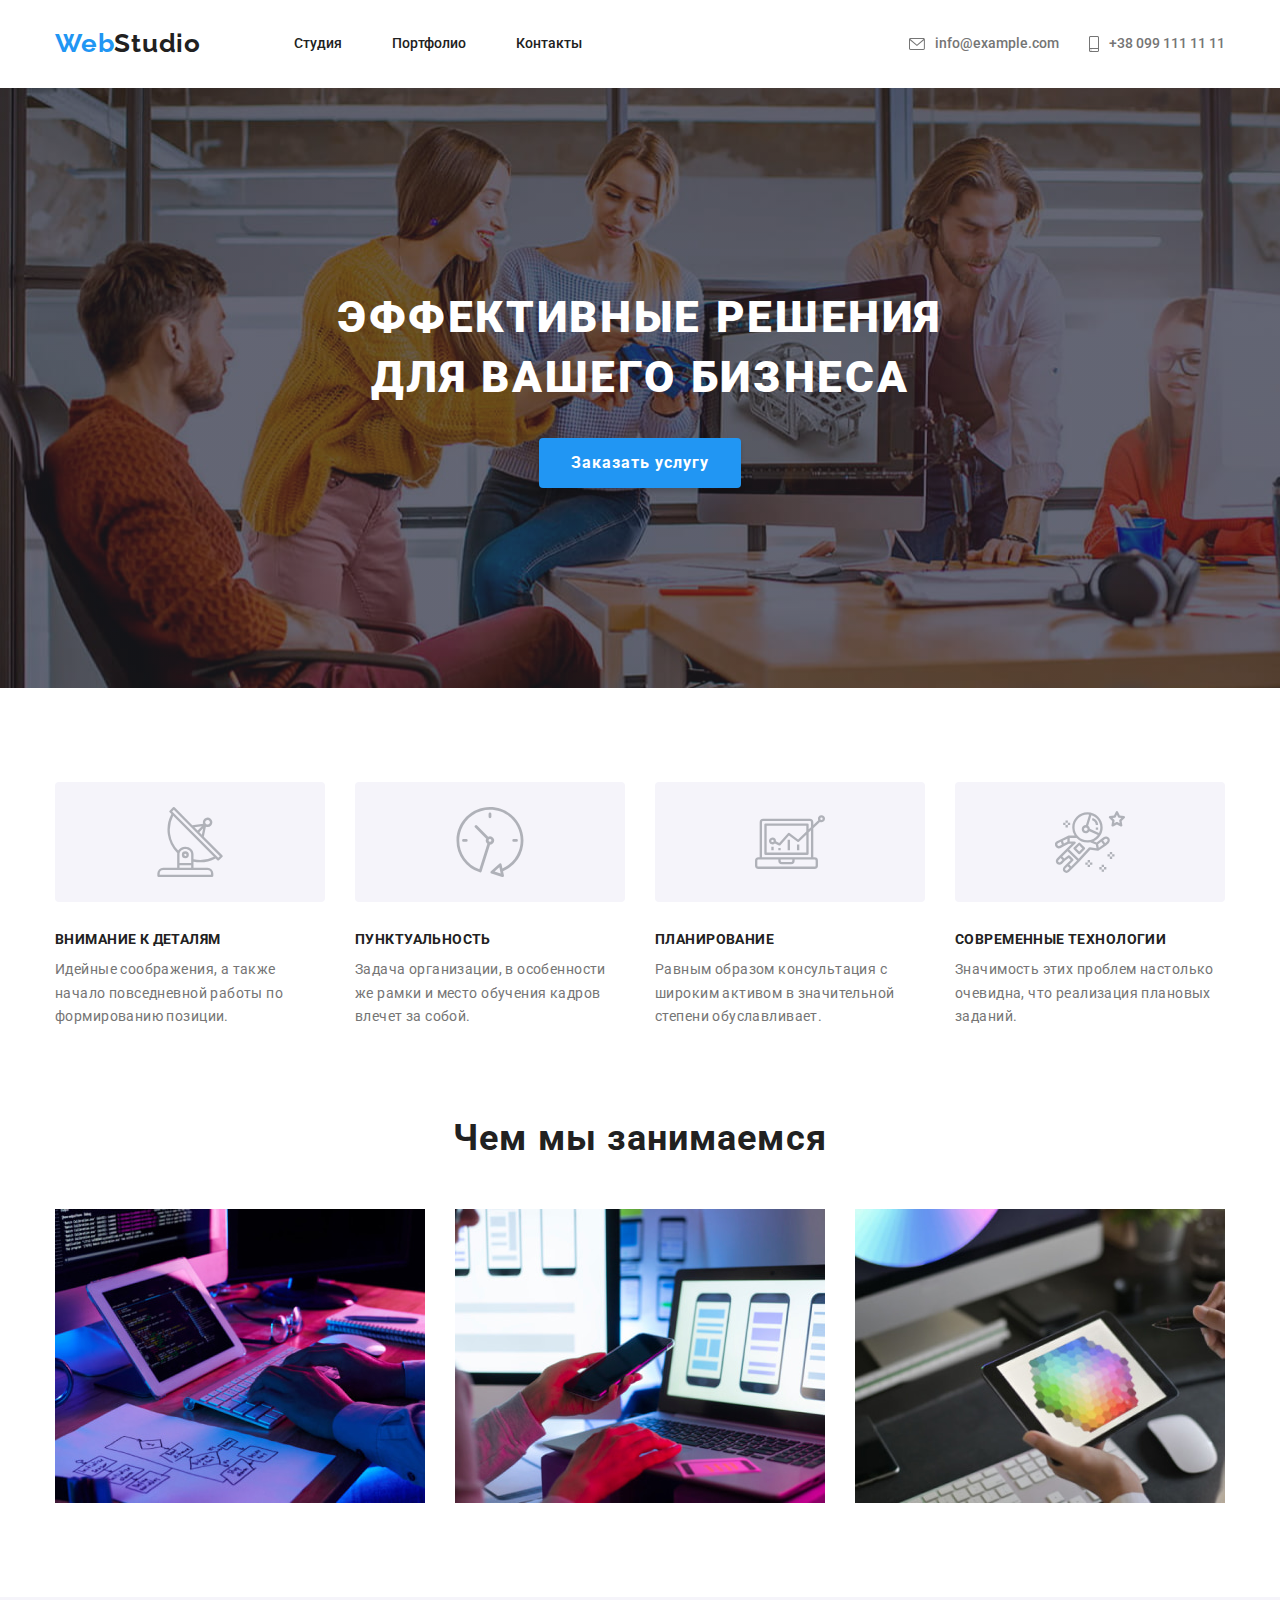
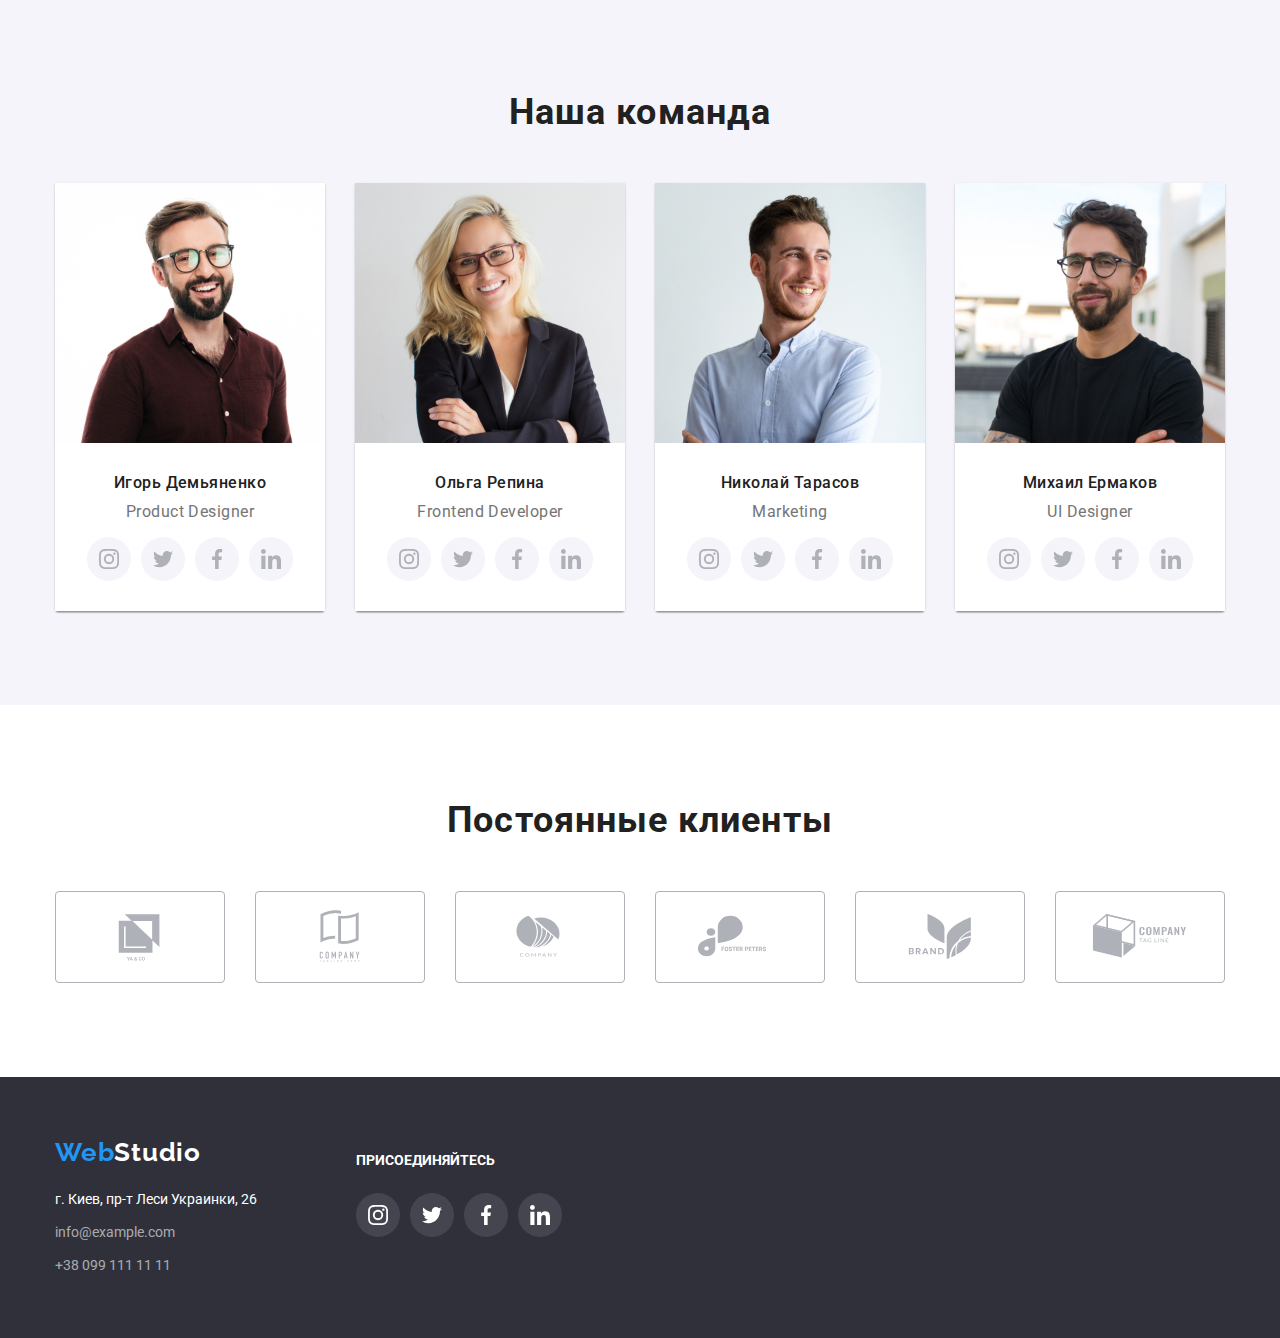
<file: index.html>
<!DOCTYPE html>
<html lang="en">
    <head>
        <meta charset="UTF-8">
        <meta name="viewport" content="width=device-width, initial-scale=1.0">
        <title>Document</title>
        <link rel="stylesheet" href="https://cdn.jsdelivr.net/npm/modern-normalize@1.1.0/modern-normalize.min.css">
        <link rel="preconnect" href="https://fonts.googleapis.com">
        <link rel="preconnect" href="https://fonts.gstatic.com" crossorigin>
        <link href="https://fonts.googleapis.com/css2?family=Roboto:wght@400;500;700;900&display=swap" rel="stylesheet">
        <link rel="preconnect" href="https://fonts.googleapis.com">
        <link rel="preconnect" href="https://fonts.gstatic.com" crossorigin>
        <link href="https://fonts.googleapis.com/css2?family=Raleway:wght@700&family=Roboto&display=swap" rel="stylesheet">
        <link rel="stylesheet" href="./css/style.css" />
    </head>
    <body>
        <header class="top">
            <div class="container top-container">
                <a class="top-logo" href="#">Web<span>Studio</span></a>
                <nav class="top-menu">
                    <ul class="top-list">
                        <li class="top-list-item"><a href="#">Студия</a></li>
                        <li class="top-list-item"><a href="portfolio.html">Портфолио</a></li>
                        <li class="top-list-item"><a href="#">Контакты</a></li>
                    </ul>
                </nav>
                <div class="top-adr-social container">
                    <ul class="top-adr">
                        <li class="top-adr-item">
                            <a class="link" href="mailto:info@example.com">
                                <svg class="socials-icons-top" width="16px" height="12px">
                                    <use href="./images/icons/icons.svg#icon-envelope"></use>
                                </svg>
                            info@example.com
                            </a>
                        </li>
                        <li class="top-adr-item">
                            <a class="link" href="tel:+380991111111">
                                <svg class="socials-icons-top" width="10px" height="16px">
                                    <use href="./images/icons/icons.svg#icon-smartphone"></use>
                                </svg>
                            +38 099 111 11 11
                            </a>
                        </li>
                    </ul>
                </div>
            </div>
        </header>
        <main>
            <section class="hero">
                <div class="container hero-container">
                    <h1 class="hero-title">Эффективные решения <br> для вашего бизнеса</h1>
                    <button class="hero-but" type="button">
                        Заказать услугу
                    </button>
                </div>
            </section>
            <section class="deal">
                <div class="container deal-container">
                    <ul class="deal-container-list">
                        <li class="container-item">
                            <div class="deal-pic">
                                <svg class="deal-icon deal-icons-antenna" width="70px" height="70px">
                                    <use href="./images/icons/icons.svg#icon-antenna"></use>
                                </svg>
                            </div>
                            <h3 class="deal-titles">Внимание к деталям</h3>
                            <p class="deal-article">
                                Идейные соображения, 
                                а также начало повседневной 
                                работы по формированию позиции.
                            </p>
                        </li>
                        <li class="container-item">
                            <div class="deal-pic">
                                <svg class="deal-icon deal-icons-clock" width="70px" height="70px">
                                    <use href="./images/icons/icons.svg#icon-clock"></use>
                                </svg>
                            </div>
                            <h3 class="deal-titles">Пунктуальность</h3>
                            <p class="deal-article">
                                Задача организации, 
                                в особенности же рамки и место 
                                обучения кадров влечет за собой.
                            </p>
                        </li>
                        <li class="container-item">
                            <div class="deal-pic">
                                <svg class="deal-icon deal-icons-diagram" width="70px" height="70px">
                                    <use href="./images/icons/icons.svg#icon-diagram"></use>
                                </svg>
                            </div>
                            <h3 class="deal-titles">Планирование</h3>
                            <p class="deal-article">
                                Равным образом консультация 
                                с широким активом в значительной 
                                степени обуславливает.
                            </p>
                        </li>
                        <li class="container-item">
                            <div class="deal-pic">
                                <svg class="deal-icon deal-icons-astronaut" width="70px" height="70px">
                                    <use href="./images/icons/icons.svg#icon-astronaut"></use>
                                </svg>
                            </div>
                            <h3 class="deal-titles">Современные технологии</h3>
                            <p class="deal-article">
                                Значимость этих проблем настолько 
                                очевидна, что реализация плановых заданий.
                            </p>
                        </li>
                    </ul>
                </div>
            </section>
            <section class="rools">
                <div class="container rools-container">
                    <h2 class="team-title">Чем мы занимаемся</h2>
                    <ul class="deal-container-list-pic">
                        <li class="container-item pic"><img src="./images/1pro.jpg" alt="computer work" width="370" height="294"></li>
                        <li class="container-item pic"><img src="./images/2pro.jpg" alt="computer work2" width="370" height="294"></li>
                        <li class="container-item pic"><img src="./images/3pro.jpg" alt="color scheme" width="370" height="294"></li>
                    </ul>
                </div>
            </section>
            <section class="team">
                <div class="container team-container">
                    <h2 class="team-title">Наша команда</h2>
                        <ul class="team-container-list">
                            <li class="container-item teamit">
                                <img class="img-teamit" src="./images/4pro.jpg" alt="Демьяненко" width="270" height="260">
                                <div class="bot-teamit">
                                    <h3 class="team-titles">Игорь Демьяненко</h3>
                                    <p class="team-position">Product Designer</p> 
                                    <ul class="team-social-list">
                                        <li class="team-social-item">
                                            <a class="team-social-link socials-link-instagram" href="#">
                                                <svg class="social-icon social-icons-team-instagram" width="20px" height="20px">
                                                    <use href="./images/icons/icons.svg#icon-instagram"></use>
                                                </svg> 
                                            </a>
                                        </li>
                                        <li class="team-social-item">
                                            <a class="team-social-link socials-link-twitter" href="#">
                                                <svg class="social-icon social-icons-team-twitter" width="20px" height="20px">
                                                    <use href="./images/icons/icons.svg#icon-twitter"></use>
                                                </svg>
                                            </a>
                                        </li>
                                        <li class="team-social-item">
                                            <a class="team-social-link socials-link-facebook" href="#">
                                                <svg class="social-icon social-icons-team-facebook" width="20px" height="20px">
                                                    <use href="./images/icons/icons.svg#icon-facebook"></use>
                                                </svg>
                                            </a>
                                        </li>
                                        <li class="team-social-item">
                                            <a class="team-social-link socials-link-linkedin" href="#">
                                                <svg class="social-icon social-icons-team-linkedin" width="20px" height="20px">
                                                    <use href="./images/icons/icons.svg#icon-linkedin"></use>
                                                </svg>
                                            </a>
                                        </li>   
                                    </ul>
                                </div>
                                </li>
                            <li class="container-item teamit">
                                <img class="img-teamit" src="./images/5pro.jpg" alt="Репина" width="270" height="260">
                                <div class="bot-teamit">
                                    <h3 class="team-titles">Ольга Репина</h3>
                                    <p class="team-position">Frontend Developer</p>
                                    <ul class="team-social-list">
                                        <li class="team-social-item">
                                            <a class="team-social-link socials-link-instagram" href="#">
                                                <svg class="social-icon social-icons-team-instagram" width="20px" height="20px">
                                                    <use href="./images/icons/icons.svg#icon-instagram"></use>
                                                </svg> 
                                            </a>
                                        </li>
                                        <li class="team-social-item">
                                            <a class="team-social-link socials-link-twitter" href="#">
                                                <svg class="social-icon social-icons-team-twitter" width="20px" height="20px">
                                                    <use href="./images/icons/icons.svg#icon-twitter"></use>
                                                </svg>
                                            </a>
                                        </li>
                                        <li class="team-social-item">
                                            <a class="team-social-link socials-link-facebook" href="#">
                                                <svg class="social-icon social-icons-team-facebook" width="20px" height="20px">
                                                    <use href="./images/icons/icons.svg#icon-facebook"></use>
                                                </svg>
                                            </a>
                                        </li>
                                        <li class="team-social-item">
                                            <a class="team-social-link socials-link-linkedin" href="#">
                                                <svg class="social-icon social-icons-team-linkedin" width="20px" height="20px">
                                                    <use href="./images/icons/icons.svg#icon-linkedin"></use>
                                                </svg>
                                            </a>
                                        </li>   
                                    </ul>
                                </div>
                                </li>
                            <li class="container-item teamit">
                                <img class="img-teamit" src="./images/6pro.jpg" alt="Тарасов" width="270" height="260">
                                <div class="bot-teamit">
                                    <h3 class="team-titles">Николай Тарасов</h3>
                                    <p class="team-position">Marketing</p>
                                    <ul class="team-social-list">
                                        <li class="team-social-item">
                                            <a class="team-social-link socials-link-instagram" href="#">
                                                <svg class="social-icon social-icons-team-instagram" width="20px" height="20px">
                                                    <use href="./images/icons/icons.svg#icon-instagram"></use>
                                                </svg> 
                                            </a>
                                        </li>
                                        <li class="team-social-item">
                                            <a class="team-social-link socials-link-twitter" href="#">
                                                <svg class="social-icon social-icons-team-twitter" width="20px" height="20px">
                                                    <use href="./images/icons/icons.svg#icon-twitter"></use>
                                                </svg>
                                            </a>
                                        </li>
                                        <li class="team-social-item">
                                            <a class="team-social-link socials-link-facebook" href="#">
                                                <svg class="social-icon social-icons-team-facebook" width="20px" height="20px">
                                                    <use href="./images/icons/icons.svg#icon-facebook"></use>
                                                </svg>
                                            </a>
                                        </li>
                                        <li class="team-social-item">
                                            <a class="team-social-link socials-link-linkedin" href="#">
                                                <svg class="social-icon social-icons-team-linkedin" width="20px" height="20px">
                                                    <use href="./images/icons/icons.svg#icon-linkedin"></use>
                                                </svg>
                                            </a>
                                        </li>   
                                    </ul>
                                </div>
                                </li>
                            <li class="container-item teamit">
                                <img class="img-teamit" src="./images/7pro.jpg" alt="Ермаков" width="270" height="260">
                                <div class="bot-teamit">
                                    <h3 class="team-titles">Михаил Ермаков</h3>
                                    <p class="team-position">UI Designer</p>
                                    <ul class="team-social-list">
                                        <li class="team-social-item">
                                            <a class="team-social-link socials-link-instagram" href="#">
                                                <svg class="social-icon social-icons-team-instagram" width="20px" height="20px">
                                                    <use href="./images/icons/icons.svg#icon-instagram"></use>
                                                </svg> 
                                            </a>
                                        </li>
                                        <li class="team-social-item">
                                            <a class="team-social-link socials-link-twitter" href="#">
                                                <svg class="social-icon social-icons-team-twitter" width="20px" height="20px">
                                                    <use href="./images/icons/icons.svg#icon-twitter"></use>
                                                </svg>
                                            </a>
                                        </li>
                                        <li class="team-social-item">
                                            <a class="team-social-link socials-link-facebook" href="#">
                                                <svg class="social-icon social-icons-team-facebook" width="20px" height="20px">
                                                    <use href="./images/icons/icons.svg#icon-facebook"></use>
                                                </svg>
                                            </a>
                                        </li>
                                        <li class="team-social-item">
                                            <a class="team-social-link socials-link-linkedin" href="#">
                                                <svg class="social-icon social-icons-team-linkedin" width="20px" height="20px">
                                                    <use href="./images/icons/icons.svg#icon-linkedin"></use>
                                                </svg>
                                            </a>
                                        </li>   
                                    </ul>                 
                                </div>
                            </li>
                        </ul>
                </div>
            </section>
            <section class="clients">
                <div class="container clients-container">
                    <h2 class="clients-title">Постоянные клиенты</h2>
                    <div class="clients-row">
                        <ul class="clients-list">
                            <li class="clients-item">
                                <a class="clients-link link-Logo" href="#">
                                    <svg class="clients-icon clients-icons-Logo" width="106px" height="60px">
                                        <use href="./images/icons/icons.svg#icon-Logo"></use>
                                    </svg>
                                </a> 
                            </li>
                            <li class="clients-item">
                                <a class="clients-link link-Logo-1" href="#">
                                    <svg class="clients-icon clients-icons-Logo-1" width="106px" height="60px">
                                        <use href="./images/icons/icons.svg#icon-Logo-1"></use>
                                    </svg>
                                </a> 
                            </li>
                            <li class="clients-item">
                                <a class="clients-link link-Logo-2" href="#">
                                    <svg class="clients-icon clients-icons-Logo-2" width="106px" height="60px">
                                        <use href="./images/icons/icons.svg#icon-Logo-2"></use>
                                    </svg>
                                </a> 
                            </li>
                            <li class="clients-item">
                                <a class="clients-link link-Logo-3" href="#">
                                    <svg class="clients-icon clients-icons-Logo-3" width="106px" height="60px">
                                        <use href="./images/icons/icons.svg#icon-Logo-3"></use>
                                    </svg>
                                </a> 
                            </li>
                            <li class="clients-item">
                                <a class="clients-link link-Logo-4" href="#">
                                    <svg class="clients-icon clients-icons-Logo-4" width="106px" height="60px">
                                        <use href="./images/icons/icons.svg#icon-Logo-4"></use>
                                    </svg>
                                </a> 
                            </li>
                            <li class="clients-item">
                                <a class="clients-link link-Logo-5" href="#">
                                    <svg class="clients-icon clients-icons-Logo-5" width="106px" height="60px">
                                        <use href="./images/icons/icons.svg#icon-Logo-5"></use>
                                    </svg>
                                </a> 
                            </li>
                        </ul>

                    </div>
                </div>
            </section>
        </main>
        <footer class="bott">
            <div class="container fotter-container">
                <div class="bott-container">
                    <a class="bott-logo" href="#">Web<span>Studio</span></a>
                    <address class="bott-adr">
                        <ul class="bott-adr-list">
                            <li class="bott-adr-item">
                                <a class="bott-adr-info" href="https://google.com">г. Киев, пр-т Леси Украинки, 26</a>
                            </li>
                            <li class="bott-adr-item">
                                <a class="bott-adr-c" href="mailto:info@example.com">info@example.com</a>
                            </li>
                            <li class="bott-adr-item">
                                <a class="bott-adr-c" href="tel:+380991111111">+38 099 111 11 11</a>
                            </li>
                        </ul>
                    </address>
                </div>
                <div class="bott-container2">
                    <p class="bott-attach">Присоединяйтесь</p>
                    <div class="bott-icons">
                        <ul class="bott-social-list">
                            <li class="bott-social-item">
                                <a class="bott-social-link socials-link-instagram" href="#">
                                    <svg class="bott-social-icon social-icons-team-instagram" width="20px" height="20px">
                                        <use href="./images/icons/icons.svg#icon-instagram"></use>
                                    </svg> 
                                </a>
                            </li>
                            <li class="bott-social-item">
                                <a class="bott-social-link socials-link-twitter" href="#">
                                    <svg class="bott-social-icon social-icons-team-twitter" width="20px" height="20px">
                                        <use href="./images/icons/icons.svg#icon-twitter"></use>
                                    </svg>
                                </a>
                            </li>
                            <li class="bott-social-item">
                                <a class="bott-social-link socials-link-facebook" href="#">
                                    <svg class="bott-social-icon social-icons-team-facebook" width="20px" height="20px">
                                        <use href="./images/icons/icons.svg#icon-facebook"></use>
                                    </svg>
                                </a>
                            </li>
                            <li class="bott-social-item">
                                <a class="bott-social-link socials-link-linkedin" href="#">
                                    <svg class="bott-social-icon social-icons-team-linkedin" width="20px" height="20px">
                                        <use href="./images/icons/icons.svg#icon-linkedin"></use>
                                    </svg>
                                </a>
                            </li>   
                        </ul>
                    </div>
                </div>
            </div>
        </footer>
    </body>
</html>
</file>
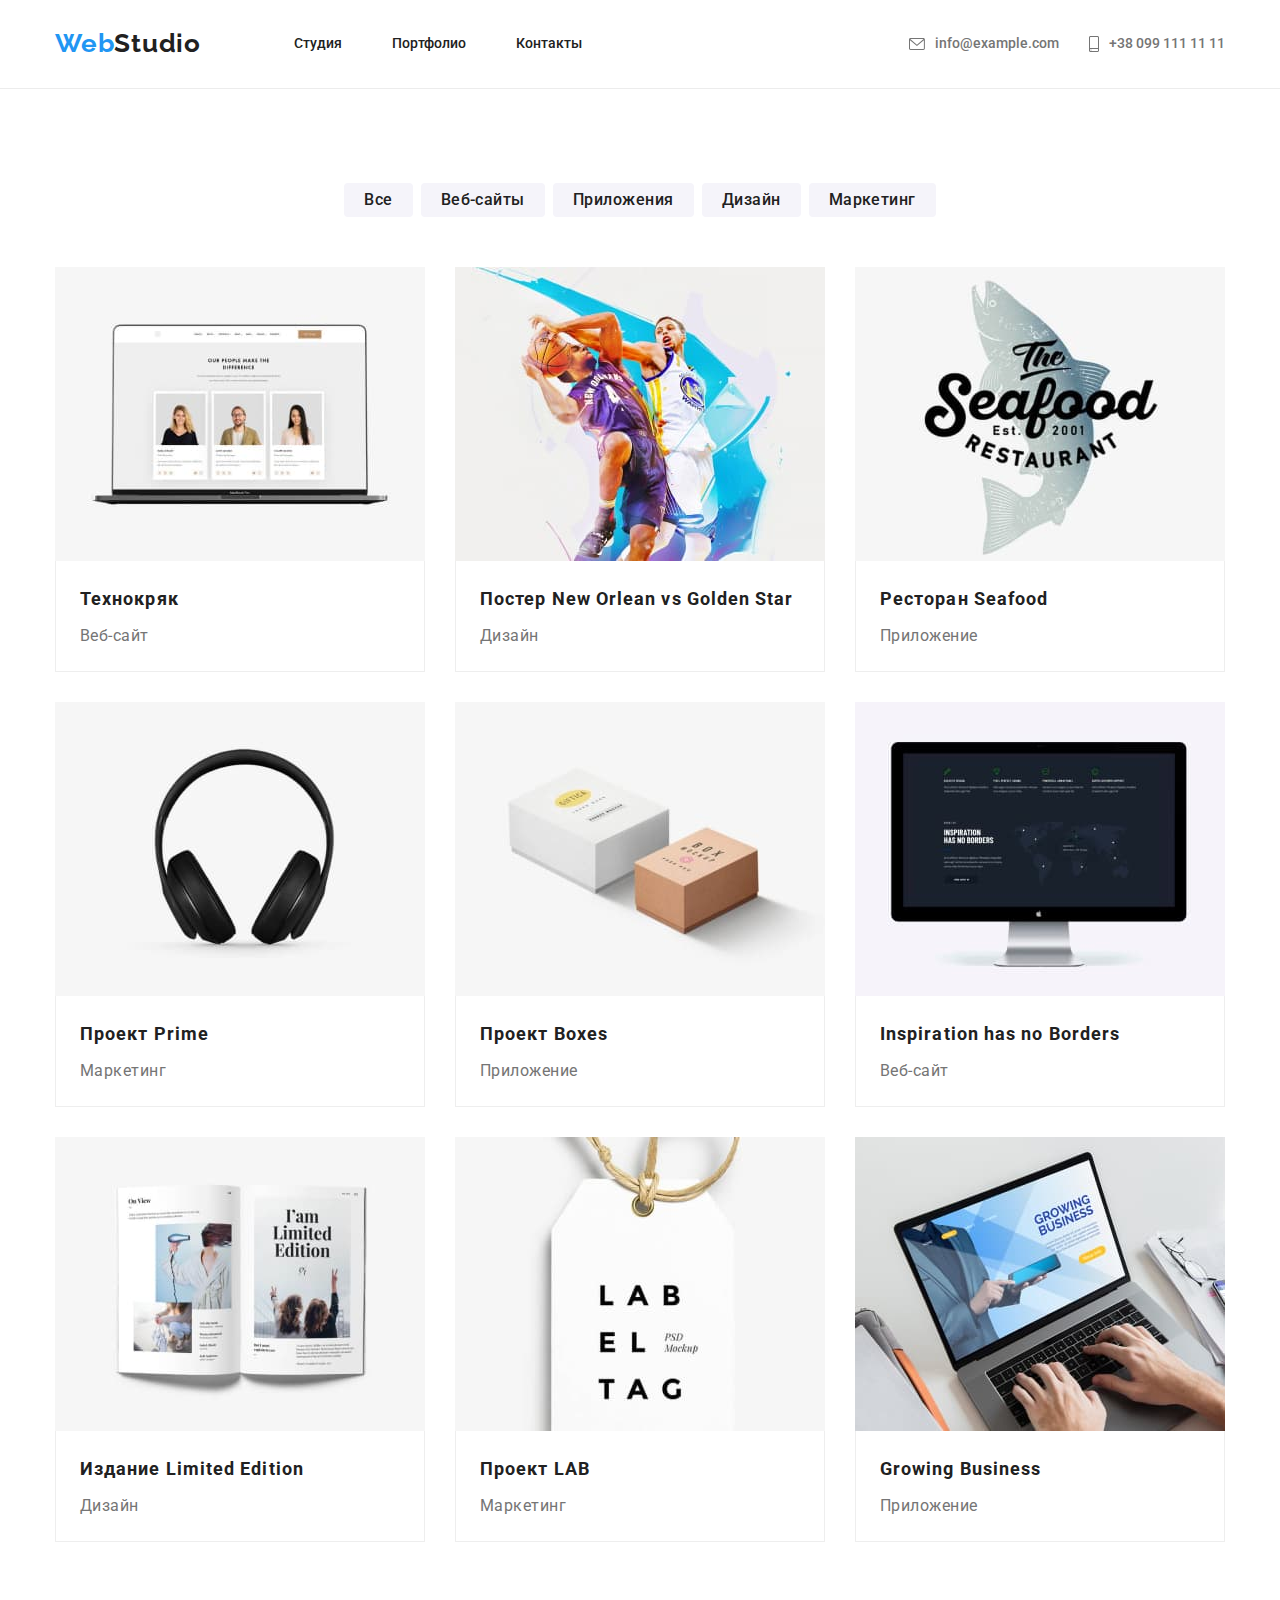
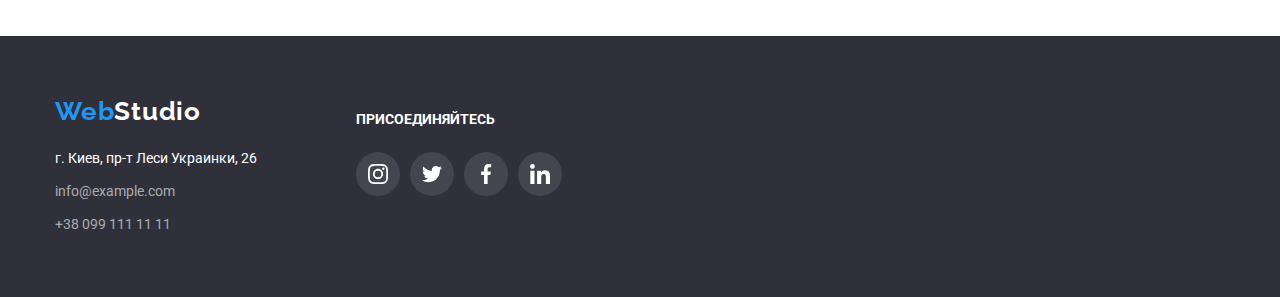
<file: portfolio.html>
<!DOCTYPE html>
<html lang="en">
    <head>
        <meta charset="UTF-8">
        <meta name="viewport" content="width=device-width, initial-scale=1.0">
        <title>Document</title>
        <link rel="stylesheet" href="https://cdn.jsdelivr.net/npm/modern-normalize@1.1.0/modern-normalize.min.css">
        <link rel="preconnect" href="https://fonts.googleapis.com">
        <link rel="preconnect" href="https://fonts.gstatic.com" crossorigin>
        <link href="https://fonts.googleapis.com/css2?family=Roboto:wght@400;500;700;900&display=swap" rel="stylesheet">
        <link rel="preconnect" href="https://fonts.googleapis.com">
        <link rel="preconnect" href="https://fonts.gstatic.com" crossorigin>
        <link href="https://fonts.googleapis.com/css2?family=Raleway:wght@700&family=Roboto&display=swap" rel="stylesheet">
        <link rel="stylesheet" href="./css/style.css" />
    </head>
    <body>
        <header class="top">
            <div class="container top-container">
                <a class="top-logo" href="#">Web<span>Studio</span></a>
                <nav class="top-menu">
                    <ul class="top-list">
                        <li class="top-list-item"><a href="index.html">Студия</a></li>
                        <li class="top-list-item"><a href="#">Портфолио</a></li>
                        <li class="top-list-item"><a href="#">Контакты</a></li>
                    </ul>
                </nav>
                <div class="top-adr-social container">
                    <ul class="top-adr">
                        <li class="top-adr-item">
                            <a class="link" href="mailto:info@example.com">
                                <svg class="socials-icons-top" width="16px" height="12px">
                                    <use href="./images/icons/icons.svg#icon-envelope"></use>
                                </svg>
                                info@example.com
                            </a>
                        </li>
                        <li class="top-adr-item">
                            <a class="link" href="tel:+380991111111">
                                <svg class="socials-icons-top" width="10px" height="16px">
                                    <use href="./images/icons/icons.svg#icon-smartphone"></use>
                                </svg>
                                +38 099 111 11 11
                            </a>
                        </li>
                    </ul>
                </div>
            </div>
        </header>
        <main id="works">
            <section class="promodemo">
                <div class="container promodemo-container">
                    <ul class="promodemo-container-list">
                        <li class="promodemo-item promit">
                            <button class="promo-titles" type="button">
                                Все
                            </button>
                        </li>
                        <li class="promodemo-item">
                            <button class="promo-titles" type="button">
                                Веб-сайты
                            </button>
                        </li>
                        <li class="promodemo-item">
                            <button class="promo-titles" type="button">
                                Приложения
                            </button>
                        </li>
                        <li class="promodemo-item">
                            <button class="promo-titles" type="button">
                                Дизайн
                            </button>
                        </li>
                        <li class="promodemo-item">
                            <button class="promo-titles" type="button">
                                Маркетинг
                            </button>
                        </li>
                    </ul>
                    <ul class="demo-container-list">
                        <li class="demo-item">
                            <img class="demo-item-pic" src="./images2/1pro.jpg" alt="Технокряк" width="370" height="294">
                            <div class="demo-block">
                                <h3 class="demo-titles">Технокряк</h3>
                                <p class="demo-position">Веб-сайт</p> 
                            </div>
                        </li>
                        <li class="demo-item">
                            <img class="demo-item-pic" src="./images2/2pro.jpg" alt="Постер" width="370" height="294">
                            <div class="demo-block">
                                <h3 class="demo-titles">Постер New Orlean vs Golden Star</h3>
                                <p class="demo-position">Дизайн</p>
                            </div>
                        </li>
                        <li class="demo-item">
                            <img class="demo-item-pic" src="./images2/3pro.jpg" alt="Ресторан" width="370" height="294">
                            <div class="demo-block">
                                <h3 class="demo-titles">Ресторан Seafood</h3>
                                <p class="demo-position">Приложение</p>
                            </div>
                        </li>
                        <li class="demo-item">
                            <img class="demo-item-pic" src="./images2/4pro.jpg" alt="Prime" width="370" height="294">
                            <div class="demo-block">
                                <h3 class="demo-titles">Проект Prime</h3>
                                <p class="demo-position">Маркетинг</p>
                            </div>
                        </li>
                        <li class="demo-item">
                            <img class="demo-item-pic" src="./images2/5pro.jpg" alt="Boxes" width="370" height="294">
                            <div class="demo-block">
                                <h3 class="demo-titles">Проект Boxes</h3>
                                <p class="demo-position">Приложение</p> 
                            </div>
                        </li>
                        <li class="demo-item">
                            <img class="demo-item-pic" src="./images2/6pro.jpg" alt="Inspiration" width="370" height="294">
                            <div class="demo-block">
                                <h3 class="demo-titles">Inspiration has no Borders</h3>
                                <p class="demo-position">Веб-сайт</p>
                            </div>
                        </li>
                        <li class="demo-item">
                            <img class="demo-item-pic" src="./images2/7pro.jpg" alt="Издание" width="370" height="294">
                            <div class="demo-block">
                                <h3 class="demo-titles">Издание Limited Edition</h3>
                                <p class="demo-position">Дизайн</p>
                            </div>
                        </li>
                        <li class="demo-item">
                            <img class="demo-item-pic" src="./images2/8pro.jpg" alt="LAB" width="370" height="294">
                            <div class="demo-block">
                                <h3 class="demo-titles">Проект LAB</h3>
                                <p class="demo-position">Маркетинг</p>
                            </div>
                        </li>
                        <li class="demo-item">
                            <img class="demo-item-pic" src="./images2/9pro.jpg" alt="Business" width="370" height="294">
                            <div class="demo-block">
                                <h3 class="demo-titles">Growing Business</h3>
                                <p class="demo-position">Приложение</p>
                            </div>
                        </li>
                    </ul>
                </div>
            </section>
        </main>
        <footer class="bott">
            <div class="container fotter-container">
                <div class="bott-container">
                    <a class="bott-logo" href="#">Web<span>Studio</span></a>
                    <address class="bott-adr">
                        <ul class="bott-adr-list">
                            <li class="bott-adr-item">
                                <a class="bott-adr-info" href="https://google.com">г. Киев, пр-т Леси Украинки, 26</a>
                            </li>
                            <li class="bott-adr-item">
                                <a class="bott-adr-c" href="mailto:info@example.com">info@example.com</a>
                            </li>
                            <li class="bott-adr-item">
                                <a class="bott-adr-c" href="tel:+380991111111">+38 099 111 11 11</a>
                            </li>
                        </ul>
                    </address>
                </div>
                <div class="bott-container2">
                    <p class="bott-attach">Присоединяйтесь</p>
                    <div class="bott-icons">
                        <ul class="bott-social-list">
                            <li class="bott-social-item">
                                <a class="bott-social-link socials-link-instagram" href="#">
                                    <svg class="bott-social-icon social-icons-team-instagram" width="20px" height="20px">
                                        <use href="./images/icons/icons.svg#icon-instagram"></use>
                                    </svg> 
                                </a>
                            </li>
                            <li class="bott-social-item">
                                <a class="bott-social-link socials-link-twitter" href="#">
                                    <svg class="bott-social-icon social-icons-team-twitter" width="20px" height="20px">
                                        <use href="./images/icons/icons.svg#icon-twitter"></use>
                                    </svg>
                                </a>
                            </li>
                            <li class="bott-social-item">
                                <a class="bott-social-link socials-link-facebook" href="#">
                                    <svg class="bott-social-icon social-icons-team-facebook" width="20px" height="20px">
                                        <use href="./images/icons/icons.svg#icon-facebook"></use>
                                    </svg>
                                </a>
                            </li>
                            <li class="bott-social-item">
                                <a class="bott-social-link socials-link-linkedin" href="#">
                                    <svg class="bott-social-icon social-icons-team-linkedin" width="20px" height="20px">
                                        <use href="./images/icons/icons.svg#icon-linkedin"></use>
                                    </svg>
                                </a>
                            </li>   
                        </ul>
                    </div>
                </div>
            </div>
        </footer>
    </body>
</html>
</file>
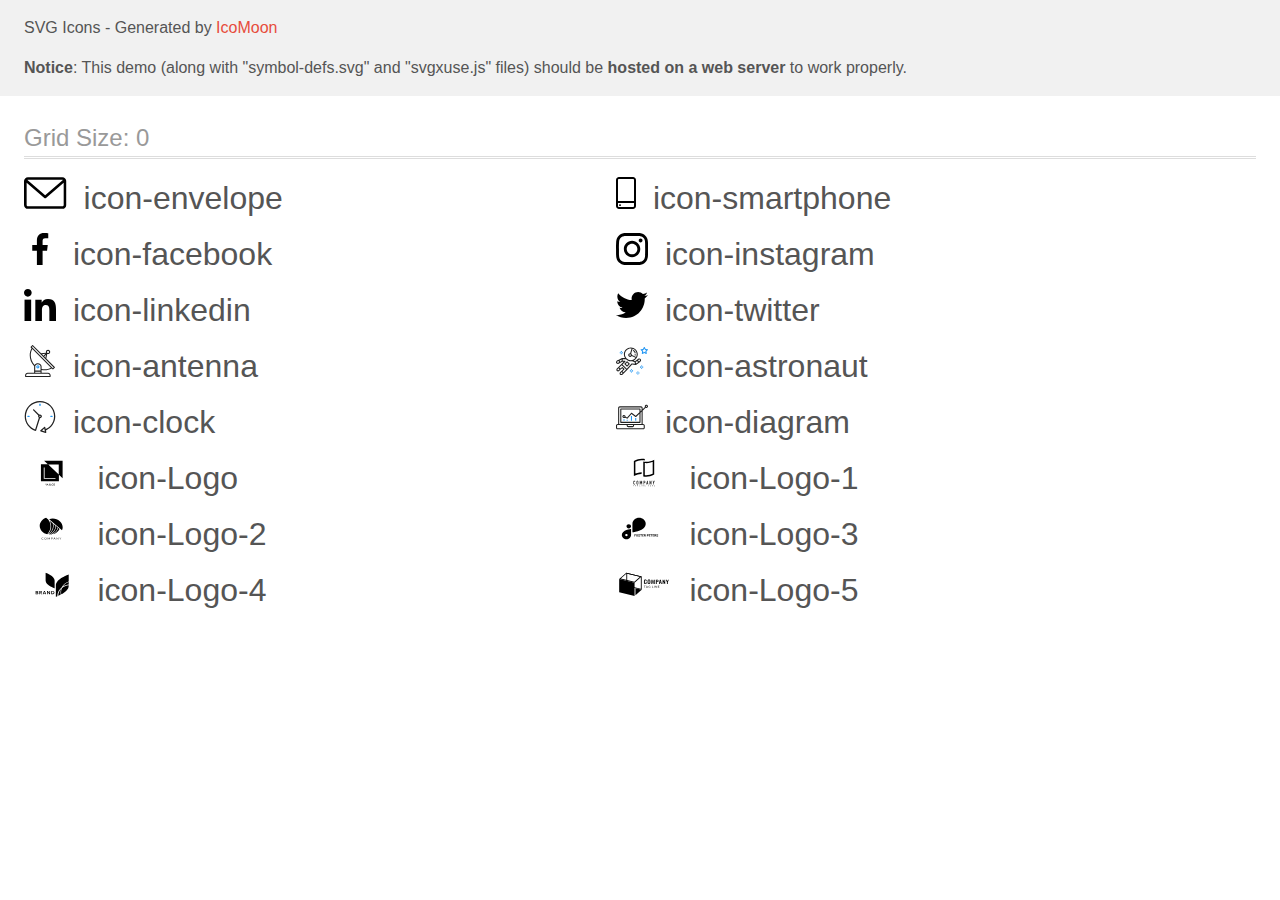
<file: icomoon (2)/demo-external-svg.html>
<!doctype html>
<html>
<head>
    <title>IcoMoon - SVG Icons</title>
    <meta charset="utf-8">
    <meta name="viewport" content="width=device-width, initial-scale=1">
    <link rel="stylesheet" href="demo-files/demo.css">
    <link rel="stylesheet" href="style.css">
</head>
<body>
<header class="bgc1 clearfix">
<div class="mhl">
    <p>SVG Icons - Generated by <a href="https://icomoon.io/app">IcoMoon</a></p><p><strong>Notice</strong>: This demo (along with "symbol-defs.svg" and "svgxuse.js" files) should be <b>hosted on a web server</b> to work properly.</p>
</div>
</header>
    <div class="clearfix mhl ptl">
        <h1 class="mvm mtn fgc1">Grid Size: 0</h1>
        <div class="glyph fs1">
            <div class="clearfix pbs">
                <svg class="icon icon-envelope"><use xlink:href="symbol-defs.svg#icon-envelope"></use></svg><span class="name"> icon-envelope</span>
            </div>
        </div>
        <div class="glyph fs1">
            <div class="clearfix pbs">
                <svg class="icon icon-smartphone"><use xlink:href="symbol-defs.svg#icon-smartphone"></use></svg><span class="name"> icon-smartphone</span>
            </div>
        </div>
        <div class="glyph fs1">
            <div class="clearfix pbs">
                <svg class="icon icon-facebook"><use xlink:href="symbol-defs.svg#icon-facebook"></use></svg><span class="name"> icon-facebook</span>
            </div>
        </div>
        <div class="glyph fs1">
            <div class="clearfix pbs">
                <svg class="icon icon-instagram"><use xlink:href="symbol-defs.svg#icon-instagram"></use></svg><span class="name"> icon-instagram</span>
            </div>
        </div>
        <div class="glyph fs1">
            <div class="clearfix pbs">
                <svg class="icon icon-linkedin"><use xlink:href="symbol-defs.svg#icon-linkedin"></use></svg><span class="name"> icon-linkedin</span>
            </div>
        </div>
        <div class="glyph fs1">
            <div class="clearfix pbs">
                <svg class="icon icon-twitter"><use xlink:href="symbol-defs.svg#icon-twitter"></use></svg><span class="name"> icon-twitter</span>
            </div>
        </div>
        <div class="glyph fs1">
            <div class="clearfix pbs">
                <svg class="icon icon-antenna"><use xlink:href="symbol-defs.svg#icon-antenna"></use></svg><span class="name"> icon-antenna</span>
            </div>
        </div>
        <div class="glyph fs1">
            <div class="clearfix pbs">
                <svg class="icon icon-astronaut"><use xlink:href="symbol-defs.svg#icon-astronaut"></use></svg><span class="name"> icon-astronaut</span>
            </div>
        </div>
        <div class="glyph fs1">
            <div class="clearfix pbs">
                <svg class="icon icon-clock"><use xlink:href="symbol-defs.svg#icon-clock"></use></svg><span class="name"> icon-clock</span>
            </div>
        </div>
        <div class="glyph fs1">
            <div class="clearfix pbs">
                <svg class="icon icon-diagram"><use xlink:href="symbol-defs.svg#icon-diagram"></use></svg><span class="name"> icon-diagram</span>
            </div>
        </div>
        <div class="glyph fs1">
            <div class="clearfix pbs">
                <svg class="icon icon-Logo"><use xlink:href="symbol-defs.svg#icon-Logo"></use></svg><span class="name"> icon-Logo</span>
            </div>
        </div>
        <div class="glyph fs1">
            <div class="clearfix pbs">
                <svg class="icon icon-Logo-1"><use xlink:href="symbol-defs.svg#icon-Logo-1"></use></svg><span class="name"> icon-Logo-1</span>
            </div>
        </div>
        <div class="glyph fs1">
            <div class="clearfix pbs">
                <svg class="icon icon-Logo-2"><use xlink:href="symbol-defs.svg#icon-Logo-2"></use></svg><span class="name"> icon-Logo-2</span>
            </div>
        </div>
        <div class="glyph fs1">
            <div class="clearfix pbs">
                <svg class="icon icon-Logo-3"><use xlink:href="symbol-defs.svg#icon-Logo-3"></use></svg><span class="name"> icon-Logo-3</span>
            </div>
        </div>
        <div class="glyph fs1">
            <div class="clearfix pbs">
                <svg class="icon icon-Logo-4"><use xlink:href="symbol-defs.svg#icon-Logo-4"></use></svg><span class="name"> icon-Logo-4</span>
            </div>
        </div>
        <div class="glyph fs1">
            <div class="clearfix pbs">
                <svg class="icon icon-Logo-5"><use xlink:href="symbol-defs.svg#icon-Logo-5"></use></svg><span class="name"> icon-Logo-5</span>
            </div>
        </div>
  </div>
<script defer src="svgxuse.js"></script>
</body>
</html>
</file>
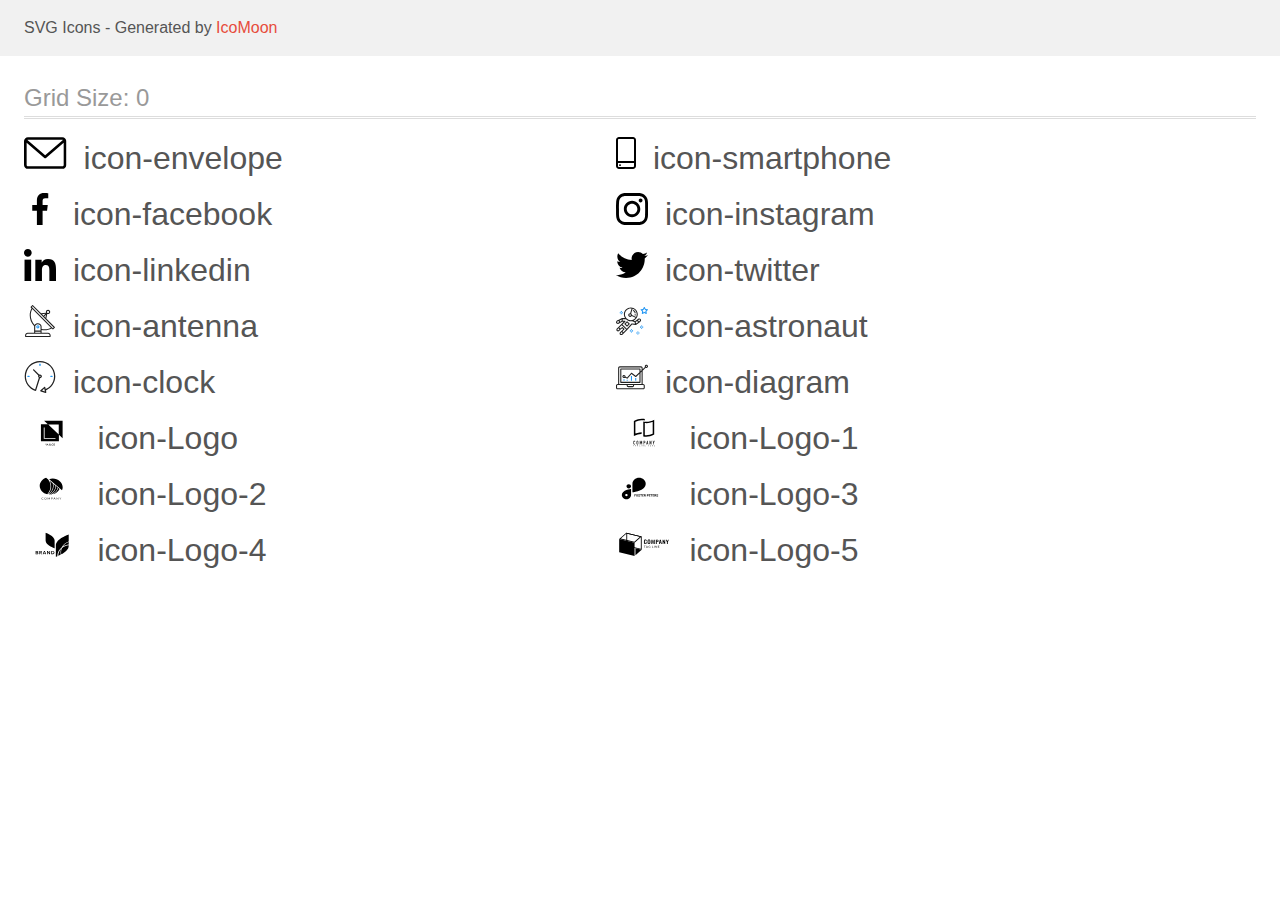
<file: icomoon (2)/demo.html>
<!doctype html>
<html>
<head>
    <title>IcoMoon - SVG Icons</title>
    <meta charset="utf-8">
    <meta name="viewport" content="width=device-width, initial-scale=1">
    <link rel="stylesheet" href="demo-files/demo.css">
    <link rel="stylesheet" href="style.css">
</head>
<body>
<svg aria-hidden="true" style="position: absolute; width: 0; height: 0; overflow: hidden;" version="1.1" xmlns="http://www.w3.org/2000/svg" xmlns:xlink="http://www.w3.org/1999/xlink">
<defs>
<symbol id="icon-envelope" viewBox="0 0 43 32">
<path d="M38.667 0h-34.667c-2.206 0-4 1.794-4 4v24c0 2.206 1.794 4 4 4h34.667c2.206 0 4-1.794 4-4v-24c0-2.206-1.794-4-4-4zM38.667 2.667c0.181 0 0.353 0.038 0.511 0.103l-17.844 15.466-17.844-15.466c0.158-0.066 0.33-0.103 0.511-0.103h34.667zM38.667 29.333h-34.667c-0.736 0-1.333-0.598-1.333-1.333v-22.413l17.793 15.421c0.251 0.217 0.563 0.326 0.874 0.326s0.622-0.108 0.874-0.326l17.793-15.421v22.413c0 0.736-0.598 1.333-1.333 1.333z"></path>
</symbol>
<symbol id="icon-smartphone" viewBox="0 0 20 32">
<path d="M17 0h-14c-1.654 0-3 1.346-3 3v26c0 1.654 1.346 3 3 3h14c1.654 0 3-1.346 3-3v-26c0-1.654-1.346-3-3-3zM3 2h14c0.552 0 1 0.448 1 1v21h-16v-21c0-0.552 0.448-1 1-1zM17 30h-14c-0.552 0-1-0.448-1-1v-3h16v3c0 0.552-0.448 1-1 1z"></path>
<path d="M4.707 27.478c0.391 0.365 0.391 0.956 0 1.321s-1.024 0.365-1.414 0c-0.391-0.365-0.391-0.956 0-1.321s1.024-0.365 1.414 0z"></path>
</symbol>
<symbol id="icon-facebook" viewBox="0 0 32 32">
<path d="M21.329 5.313h2.921v-5.088c-0.504-0.069-2.237-0.225-4.256-0.225-4.212 0-7.097 2.649-7.097 7.519v4.481h-4.648v5.688h4.648v14.312h5.699v-14.311h4.46l0.708-5.688h-5.169v-3.919c0.001-1.644 0.444-2.769 2.735-2.769z"></path>
</symbol>
<symbol id="icon-instagram" viewBox="0 0 32 32">
<path d="M31.969 9.408c-0.075-1.7-0.35-2.869-0.744-3.882-0.406-1.075-1.032-2.038-1.851-2.838-0.8-0.813-1.769-1.444-2.832-1.844-1.019-0.394-2.182-0.669-3.882-0.744-1.713-0.081-2.257-0.1-6.601-0.1s-4.888 0.019-6.595 0.094c-1.7 0.075-2.869 0.35-3.882 0.744-1.075 0.406-2.038 1.031-2.838 1.85-0.813 0.8-1.444 1.769-1.844 2.832-0.394 1.019-0.669 2.182-0.744 3.882-0.081 1.713-0.1 2.257-0.1 6.601s0.019 4.888 0.094 6.595c0.075 1.7 0.35 2.869 0.744 3.882 0.406 1.075 1.038 2.038 1.85 2.838 0.8 0.813 1.769 1.444 2.832 1.844 1.019 0.394 2.182 0.669 3.882 0.744 1.706 0.075 2.25 0.094 6.595 0.094s4.888-0.019 6.595-0.094c1.7-0.075 2.869-0.35 3.882-0.744 2.151-0.832 3.851-2.532 4.682-4.682 0.394-1.019 0.669-2.182 0.744-3.882 0.075-1.707 0.094-2.251 0.094-6.595s-0.006-4.888-0.081-6.595zM29.087 22.473c-0.069 1.563-0.331 2.407-0.55 2.969-0.538 1.394-1.644 2.5-3.038 3.038-0.563 0.219-1.413 0.481-2.969 0.55-1.688 0.075-2.194 0.094-6.464 0.094s-4.782-0.019-6.464-0.094c-1.563-0.069-2.407-0.331-2.969-0.55-0.694-0.256-1.325-0.663-1.838-1.194-0.531-0.519-0.938-1.144-1.194-1.838-0.219-0.563-0.481-1.413-0.55-2.969-0.075-1.688-0.094-2.194-0.094-6.464s0.019-4.782 0.094-6.464c0.069-1.563 0.331-2.407 0.55-2.969 0.256-0.694 0.663-1.325 1.2-1.838 0.519-0.531 1.144-0.938 1.838-1.194 0.563-0.219 1.413-0.481 2.969-0.55 1.688-0.075 2.194-0.094 6.464-0.094 4.276 0 4.782 0.019 6.464 0.094 1.563 0.069 2.407 0.331 2.969 0.55 0.694 0.256 1.325 0.662 1.838 1.194 0.531 0.519 0.938 1.144 1.194 1.838 0.219 0.563 0.481 1.413 0.55 2.969 0.075 1.688 0.094 2.194 0.094 6.464s-0.019 4.77-0.094 6.458z"></path>
<path d="M16.059 7.783c-4.538 0-8.22 3.682-8.22 8.22s3.682 8.22 8.22 8.22c4.539 0 8.22-3.682 8.22-8.22s-3.682-8.22-8.22-8.22zM16.059 21.335c-2.944 0-5.332-2.388-5.332-5.332s2.388-5.332 5.332-5.332c2.944 0 5.332 2.388 5.332 5.332s-2.388 5.332-5.332 5.332z"></path>
<path d="M26.524 7.458c0 1.060-0.859 1.919-1.919 1.919s-1.919-0.859-1.919-1.919c0-1.060 0.859-1.919 1.919-1.919s1.919 0.859 1.919 1.919z"></path>
</symbol>
<symbol id="icon-linkedin" viewBox="0 0 32 32">
<path d="M31.992 32v-0.001h0.008v-11.736c0-5.741-1.236-10.164-7.948-10.164-3.227 0-5.392 1.771-6.276 3.449h-0.093v-2.913h-6.364v21.364h6.627v-10.579c0-2.785 0.528-5.479 3.977-5.479 3.399 0 3.449 3.179 3.449 5.657v10.401h6.62z"></path>
<path d="M0.528 10.636h6.635v21.364h-6.635v-21.364z"></path>
<path d="M3.843 0c-2.121 0-3.843 1.721-3.843 3.843s1.721 3.879 3.843 3.879c2.121 0 3.843-1.757 3.843-3.879-0.001-2.121-1.723-3.843-3.843-3.843v0z"></path>
</symbol>
<symbol id="icon-twitter" viewBox="0 0 32 32">
<path d="M32 6.078c-1.19 0.522-2.458 0.868-3.78 1.036 1.36-0.812 2.398-2.088 2.886-3.626-1.268 0.756-2.668 1.29-4.16 1.588-1.204-1.282-2.92-2.076-4.792-2.076-3.632 0-6.556 2.948-6.556 6.562 0 0.52 0.044 1.020 0.152 1.496-5.454-0.266-10.28-2.88-13.522-6.862-0.566 0.982-0.898 2.106-0.898 3.316 0 2.272 1.17 4.286 2.914 5.452-1.054-0.020-2.088-0.326-2.964-0.808 0 0.020 0 0.046 0 0.072 0 3.188 2.274 5.836 5.256 6.446-0.534 0.146-1.116 0.216-1.72 0.216-0.42 0-0.844-0.024-1.242-0.112 0.85 2.598 3.262 4.508 6.13 4.57-2.232 1.746-5.066 2.798-8.134 2.798-0.538 0-1.054-0.024-1.57-0.090 2.906 1.874 6.35 2.944 10.064 2.944 12.072 0 18.672-10 18.672-18.668 0-0.29-0.010-0.57-0.024-0.848 1.302-0.924 2.396-2.078 3.288-3.406z"></path>
</symbol>
<symbol id="icon-antenna" viewBox="0 0 32 32">
<path fill="#212121" style="fill: var(--color1, #212121)" d="M30.773 22.098l-8.443-8.505 0.937-4.615c0.242 0.094 0.499 0.144 0.758 0.146h0.006c1.192 0.014 2.17-0.941 2.184-2.133s-0.941-2.17-2.133-2.184c-1.192-0.014-2.17 0.941-2.184 2.133-0.003 0.255 0.039 0.509 0.125 0.749l-4.96 0.605-8.091-8.133c-0.099-0.101-0.235-0.159-0.377-0.16-0.14 0.001-0.274 0.056-0.373 0.155l-1.513 1.504c-0.208 0.208-0.208 0.546 0 0.754l0.814 0.826c-3.153 5.798-2.129 12.978 2.519 17.663 0.043 0.041 0.092 0.074 0.146 0.098-0.034 0.18-0.051 0.364-0.052 0.547v6.187h-6.4c-1.472 0.002-2.665 1.195-2.667 2.667v1.067c0 0.295 0.239 0.533 0.533 0.533h24.533c0.295 0 0.533-0.239 0.533-0.533v-1.067c-0.002-1.472-1.195-2.665-2.667-2.667h-6.4v-2.742c1.003 0.21 2.024 0.317 3.049 0.32 2.458-0.003 4.877-0.615 7.040-1.783l0.818 0.823c0.099 0.101 0.235 0.159 0.377 0.16 0.14-0.001 0.274-0.056 0.373-0.155l1.513-1.504c0.208-0.208 0.208-0.546 0-0.754zM23.28 6.233c0.418-0.415 1.093-0.414 1.508 0.004s0.414 1.093-0.004 1.508c-0.2 0.199-0.47 0.31-0.752 0.31h-0.003c-0.589-0.003-1.064-0.483-1.061-1.072 0.002-0.282 0.115-0.552 0.314-0.751h-0.002zM22.024 9.738l-0.598 2.946-1.175-1.182 1.774-1.763zM21.419 8.836l-1.92 1.909-1.485-1.493 3.405-0.415zM24.004 28.8c0.884 0 1.6 0.716 1.6 1.6v0.533h-23.467v-0.533c0-0.884 0.716-1.6 1.6-1.6h20.267zM16.537 26.667v1.067h-5.333v-1.067h5.333zM11.204 25.6v-4.053c0-1.294 1.196-2.347 2.667-2.347s2.667 1.053 2.667 2.347v4.053h-5.333zM17.604 23.904v-2.357c0-1.882-1.675-3.413-3.733-3.413-1.331-0.020-2.576 0.657-3.281 1.786-4.058-4.274-4.971-10.645-2.279-15.887l18.602 18.708c-2.872 1.461-6.165 1.873-9.309 1.163zM28.893 23.22l-21.057-21.181 0.755-0.752 7.935 7.98c0.004 0 0.006 0.007 0.010 0.010l13.115 13.191-0.757 0.752z"></path>
<path fill="#2196f3" style="fill: var(--color2, #2196f3)" d="M13.876 20.267h-0.005c-0.884-0.001-1.601 0.714-1.602 1.598s0.714 1.601 1.598 1.602h0.005c0.884 0.001 1.601-0.714 1.602-1.598s-0.714-1.601-1.598-1.602zM14.249 22.245c-0.1 0.1-0.236 0.156-0.378 0.155-0.295-0.002-0.532-0.242-0.531-0.536 0.001-0.141 0.057-0.276 0.157-0.375s0.233-0.154 0.373-0.155c0.295 0.002 0.532 0.241 0.53 0.536-0.001 0.141-0.057 0.276-0.157 0.375h0.005z"></path>
</symbol>
<symbol id="icon-astronaut" viewBox="0 0 32 32">
<path fill="#2196f3" style="fill: var(--color2, #2196f3)" d="M31.974 4.524c-0.063-0.193-0.229-0.333-0.43-0.363l-1.91-0.278-0.855-1.731c-0.179-0.365-0.777-0.365-0.956 0l-0.855 1.731-1.91 0.278c-0.201 0.029-0.367 0.17-0.431 0.363-0.062 0.193-0.011 0.405 0.135 0.547l1.383 1.348-0.326 1.903c-0.034 0.2 0.048 0.402 0.212 0.522 0.166 0.121 0.382 0.135 0.562 0.040l1.709-0.899 1.709 0.899c0.078 0.041 0.164 0.061 0.249 0.061 0.11 0 0.221-0.034 0.314-0.102 0.164-0.119 0.246-0.322 0.212-0.522l-0.326-1.903 1.383-1.348c0.145-0.142 0.197-0.354 0.135-0.547zM29.511 5.851c-0.125 0.122-0.183 0.299-0.153 0.472l0.191 1.114-1-0.526c-0.078-0.041-0.163-0.061-0.249-0.061s-0.17 0.020-0.249 0.061l-1.001 0.526 0.191-1.114c0.030-0.173-0.028-0.349-0.153-0.472l-0.81-0.789 1.119-0.163c0.174-0.025 0.324-0.134 0.402-0.292l0.5-1.013 0.5 1.013c0.078 0.157 0.228 0.267 0.402 0.292l1.119 0.163-0.809 0.789z"></path>
<path fill="#2196f3" style="fill: var(--color2, #2196f3)" d="M26.134 20.522h-1.067v1.067h1.067v-1.067z"></path>
<path fill="#2196f3" style="fill: var(--color2, #2196f3)" d="M26.134 22.656h-1.067v1.067h1.067v-1.067z"></path>
<path fill="#2196f3" style="fill: var(--color2, #2196f3)" d="M27.2 21.589h-1.067v1.067h1.067v-1.067z"></path>
<path fill="#2196f3" style="fill: var(--color2, #2196f3)" d="M25.067 21.589h-1.067v1.067h1.067v-1.067z"></path>
<path fill="#2196f3" style="fill: var(--color2, #2196f3)" d="M22.4 26.389h-1.067v1.067h1.067v-1.067z"></path>
<path fill="#2196f3" style="fill: var(--color2, #2196f3)" d="M22.4 28.522h-1.067v1.067h1.067v-1.067z"></path>
<path fill="#2196f3" style="fill: var(--color2, #2196f3)" d="M23.467 27.456h-1.067v1.067h1.067v-1.067z"></path>
<path fill="#2196f3" style="fill: var(--color2, #2196f3)" d="M21.333 27.456h-1.067v1.067h1.067v-1.067z"></path>
<path fill="#2196f3" style="fill: var(--color2, #2196f3)" d="M16 24.256h-1.067v1.067h1.067v-1.067z"></path>
<path fill="#2196f3" style="fill: var(--color2, #2196f3)" d="M16 26.389h-1.067v1.067h1.067v-1.067z"></path>
<path fill="#2196f3" style="fill: var(--color2, #2196f3)" d="M17.067 25.322h-1.067v1.067h1.067v-1.067z"></path>
<path fill="#2196f3" style="fill: var(--color2, #2196f3)" d="M14.933 25.322h-1.067v1.067h1.067v-1.067z"></path>
<path fill="#2196f3" style="fill: var(--color2, #2196f3)" d="M5.867 6.122h-1.067v1.067h1.067v-1.067z"></path>
<path fill="#2196f3" style="fill: var(--color2, #2196f3)" d="M5.867 8.255h-1.067v1.067h1.067v-1.067z"></path>
<path fill="#2196f3" style="fill: var(--color2, #2196f3)" d="M6.933 7.189h-1.067v1.067h1.067v-1.067z"></path>
<path fill="#2196f3" style="fill: var(--color2, #2196f3)" d="M4.8 7.189h-1.067v1.067h1.067v-1.067z"></path>
<path fill="#212121" style="fill: var(--color1, #212121)" d="M24.715 14.159c-0.287-0.388-0.709-0.637-1.188-0.705-0.481-0.068-0.956 0.058-1.34 0.352l-1.252 0.96-1.898 1.417-1.358-0.541c2.421-1.086 4.114-3.508 4.114-6.32 0-3.823-3.123-6.933-6.961-6.933s-6.961 3.11-6.961 6.933c0 1.386 0.414 2.674 1.12 3.758l-2.764-0.024c-0.002 0-0.003 0-0.005 0-0.009 0-0.015 0.004-0.023 0.005-0.053 0.002-0.105 0.013-0.155 0.031-0.013 0.005-0.026 0.008-0.038 0.013-0.006 0.003-0.013 0.003-0.019 0.006l-3.233 1.596c-0.001 0-0.001 0-0.001 0.001l-1.893 0.911c-0.021 0.009-0.042 0.021-0.063 0.035-0.755 0.502-1.012 1.489-0.598 2.295 0.22 0.429 0.595 0.745 1.056 0.889 0.178 0.055 0.359 0.083 0.539 0.083 0.29 0 0.577-0.071 0.839-0.211l1.388-0.738 2.264-1.169 1.357-0.008-5.442 5.416c-0.001 0.001-0.001 0.001-0.002 0.001l-1.339 1.333c-0.316 0.315-0.49 0.732-0.49 1.178s0.174 0.863 0.49 1.179c0.325 0.323 0.752 0.485 1.179 0.485s0.854-0.162 1.18-0.485l1.314-1.309 1.741-1.3 0.901 0.897-1.762 1.754c-0 0.001-0.001 0.001-0.002 0.001l-1.339 1.333c-0.316 0.315-0.49 0.732-0.49 1.178s0.174 0.863 0.49 1.179c0.325 0.323 0.753 0.485 1.18 0.485s0.855-0.162 1.18-0.485l3.482-3.467c0.001-0.001 0.001-0.001 0.001-0.002l1.010-1-0.004-0.004c0.006-0.006 0.015-0.009 0.022-0.015l5.166-5.658 3.471 0.494c0.025 0.004 0.050 0.005 0.075 0.005 0.065 0 0.127-0.015 0.187-0.038 0.018-0.006 0.033-0.015 0.050-0.023 0.019-0.010 0.039-0.015 0.058-0.027l3.213-2.133c0.012-0.008 0.018-0.021 0.029-0.029 0.013-0.010 0.029-0.014 0.041-0.026l1.271-1.191c0.662-0.62 0.753-1.635 0.212-2.362zM2.13 17.77c-0.173 0.093-0.37 0.111-0.558 0.052-0.187-0.058-0.338-0.186-0.427-0.358-0.161-0.314-0.068-0.695 0.214-0.902l1.314-0.632 0.449 1.312-0.992 0.528zM5.628 15.942l-1.548 0.8-0.439-1.283 2.027-1.001-0.040 1.484zM20.727 9.322c0 0.918-0.219 1.785-0.599 2.559l-4.181-1.899c-0.044-0.573-0.341-1.075-0.788-1.388l1.464-4.86c2.378 0.756 4.105 2.974 4.105 5.588zM8.938 9.322c0-3.235 2.644-5.867 5.894-5.867 0.253 0 0.5 0.021 0.745 0.052l-1.432 4.754c-0.019-0.001-0.037-0.006-0.057-0.006-1.033 0-1.873 0.837-1.873 1.867s0.84 1.867 1.873 1.867c0.694 0 1.294-0.383 1.618-0.945l3.862 1.755c-1.075 1.446-2.795 2.39-4.737 2.39-3.25 0-5.894-2.632-5.894-5.867zM14.894 10.122c0 0.441-0.362 0.8-0.806 0.8s-0.806-0.359-0.806-0.8c0-0.441 0.362-0.8 0.806-0.8s0.806 0.359 0.806 0.8zM2.465 25.146c-0.236 0.234-0.619 0.234-0.854 0.001-0.114-0.114-0.176-0.263-0.176-0.423s0.062-0.309 0.176-0.421l0.962-0.958 0.851 0.848-0.959 0.955zM5.679 28.88c-0.236 0.234-0.619 0.235-0.855 0.001-0.114-0.114-0.176-0.263-0.176-0.423s0.062-0.309 0.176-0.421l0.963-0.959 0.852 0.848-0.96 0.955zM9.16 25.411c-0.001 0-0.001 0-0.002 0.001l-1.765 1.76-0.852-0.848 1.763-1.755c0 0 0 0 0-0s0.001-0.001 0.002-0.001c0.040-0.040 0.065-0.088 0.090-0.135 0.007-0.014 0.020-0.026 0.026-0.040 0.017-0.041 0.019-0.085 0.026-0.129 0.003-0.025 0.014-0.047 0.014-0.073 0-0.036-0.013-0.070-0.020-0.106-0.006-0.032-0.006-0.065-0.019-0.095-0.020-0.050-0.055-0.094-0.091-0.138-0.010-0.012-0.014-0.027-0.025-0.038 0 0 0 0-0.001 0s-0.001-0.002-0.001-0.002l-1.607-1.6c-0.017-0.017-0.039-0.024-0.058-0.038-0.028-0.022-0.055-0.042-0.087-0.058-0.030-0.015-0.061-0.024-0.093-0.033-0.034-0.010-0.067-0.017-0.103-0.020-0.033-0.002-0.063 0.001-0.095 0.005-0.036 0.004-0.069 0.009-0.104 0.020-0.034 0.011-0.063 0.027-0.094 0.045-0.020 0.011-0.042 0.015-0.061 0.029l-1.773 1.324-0.901-0.897 2.399-2.386 4.361 4.289-0.928 0.919zM15.979 18.394c-0.015-0.002-0.030 0.004-0.045 0.003-0.039-0.002-0.076 0.001-0.115 0.007-0.030 0.005-0.059 0.011-0.088 0.021-0.034 0.012-0.065 0.028-0.097 0.047-0.030 0.018-0.057 0.037-0.083 0.061-0.013 0.011-0.028 0.017-0.040 0.029l-4.698 5.146-4.328-4.257 2.833-2.818c0.209-0.208 0.21-0.546 0.002-0.755-0.105-0.105-0.243-0.157-0.381-0.156v-0.001l-2.219 0.013 0.028-1.607 3.104 0.027c1.265 1.294 3.029 2.101 4.981 2.101 0.437 0 0.864-0.045 1.279-0.123 0.040 0.032 0.079 0.065 0.13 0.085l2.41 0.96 0.331 1.644-3.003-0.427zM20.020 18.572l-0.313-1.558 1.446-1.080 0.947 1.257-2.080 1.381zM23.774 15.741l-0.838 0.785-0.931-1.236 0.831-0.637c0.155-0.119 0.351-0.168 0.543-0.143 0.193 0.027 0.364 0.128 0.48 0.284 0.217 0.292 0.18 0.699-0.085 0.947z"></path>
<path fill="#212121" style="fill: var(--color1, #212121)" d="M13.602 18.544l-2.143-2.133c-0.207-0.207-0.545-0.207-0.753 0l-2.142 2.133c-0.1 0.101-0.157 0.236-0.157 0.378s0.056 0.278 0.157 0.378l2.142 2.133c0.104 0.103 0.241 0.155 0.377 0.155s0.273-0.052 0.376-0.155l2.143-2.133c0.1-0.1 0.157-0.236 0.157-0.378s-0.057-0.278-0.157-0.378zM11.083 20.303l-1.387-1.381 1.387-1.381 1.387 1.381-1.387 1.381z"></path>
<path fill="#212121" style="fill: var(--color1, #212121)" d="M17.164 5.071l-0.258 1.036c0.071 0.018 1.738 0.452 1.738 2.149h1.067c-0-2.017-1.666-2.965-2.547-3.185z"></path>
<path fill="#212121" style="fill: var(--color1, #212121)" d="M19.711 9.322h-1.067v1.067h1.067v-1.067z"></path>
</symbol>
<symbol id="icon-clock" viewBox="0 0 32 32">
<path fill="#212121" style="fill: var(--color1, #212121)" d="M31.297 15.301c-0.002-8.452-6.855-15.303-15.308-15.301s-15.303 6.855-15.301 15.308c0.001 6.658 4.307 12.551 10.649 14.576 0.061 0.019 0.124 0.029 0.187 0.029 0.121-0 0.239-0.032 0.342-0.094 0.135-0.080 0.236-0.207 0.283-0.356l3.865-12.25c1.057-0.005 1.909-0.866 1.903-1.923s-0.866-1.909-1.923-1.903c-0.284 0.001-0.565 0.067-0.82 0.191l-5.106-5.107c-0.253-0.245-0.657-0.238-0.902 0.016-0.239 0.247-0.239 0.639 0 0.886l5.103 5.109c-0.392 0.799-0.168 1.764 0.536 2.309l-3.683 11.673c-7.278-2.681-11.004-10.754-8.323-18.032s10.754-11.004 18.032-8.323 11.004 10.754 8.323 18.032c-1.31 3.556-4.001 6.431-7.462 7.973l-0.398-1.874c-0.073-0.344-0.411-0.565-0.756-0.492-0.109 0.023-0.209 0.074-0.292 0.148l-3.837 3.426c-0.263 0.234-0.287 0.637-0.052 0.9 0.076 0.085 0.174 0.149 0.283 0.184l4.899 1.563c0.335 0.108 0.694-0.077 0.802-0.412 0.034-0.106 0.040-0.219 0.017-0.328l-0.391-1.839c5.664-2.388 9.342-7.942 9.329-14.089zM15.992 14.664c0.352 0 0.638 0.286 0.638 0.638s-0.286 0.638-0.638 0.638c-0.352 0-0.638-0.285-0.638-0.638s0.285-0.638 0.638-0.638zM18.093 29.528l2.184-1.948 0.603 2.84-2.787-0.892z"></path>
<path fill="#2196f3" style="fill: var(--color2, #2196f3)" d="M15.354 3.185v1.275c0 0.352 0.285 0.638 0.638 0.638s0.638-0.285 0.638-0.638v-1.275c0-0.352-0.286-0.638-0.638-0.638s-0.638 0.286-0.638 0.638z"></path>
<path fill="#2196f3" style="fill: var(--color2, #2196f3)" d="M3.876 14.664c-0.352 0-0.638 0.286-0.638 0.638s0.285 0.638 0.638 0.638h1.275c0.352 0 0.638-0.285 0.638-0.638s-0.285-0.638-0.638-0.638h-1.275z"></path>
<path fill="#2196f3" style="fill: var(--color2, #2196f3)" d="M28.108 15.939c0.352 0 0.638-0.285 0.638-0.638s-0.285-0.638-0.638-0.638h-1.275c-0.352 0-0.638 0.286-0.638 0.638s0.286 0.638 0.638 0.638h1.275z"></path>
</symbol>
<symbol id="icon-diagram" viewBox="0 0 32 32">
<path fill="#2196f3" style="fill: var(--color2, #2196f3)" d="M14.926 14.965h1.066v4.798h-1.066v-4.797z"></path>
<path fill="#2196f3" style="fill: var(--color2, #2196f3)" d="M19.19 17.097h1.066v2.665h-1.066v-2.665z"></path>
<path fill="#2196f3" style="fill: var(--color2, #2196f3)" d="M10.661 18.696h1.066v1.066h-1.066v-1.066z"></path>
<path fill="#2196f3" style="fill: var(--color2, #2196f3)" d="M7.463 18.163h1.066v1.599h-1.066v-1.599z"></path>
<path fill="#212121" style="fill: var(--color1, #212121)" d="M1.599 28.291h25.587c0.883 0 1.599-0.716 1.599-1.599v-2.132c0-0.883-0.716-1.599-1.599-1.599h-0.533v-13.293l3.028-2.868c0.703 0.346 1.553 0.136 2.013-0.499s0.396-1.508-0.152-2.068-1.42-0.644-2.065-0.198c-0.644 0.446-0.873 1.292-0.542 2.002l-2.281 2.163v-1.23c0-0.883-0.716-1.599-1.599-1.599h-21.322c-0.883 0-1.599 0.716-1.599 1.599v15.992h-0.533c-0.883 0-1.599 0.716-1.599 1.599v2.132c0 0.883 0.716 1.599 1.599 1.599zM30.384 4.837c0.294 0 0.533 0.239 0.533 0.533s-0.239 0.533-0.533 0.533c-0.294 0-0.533-0.239-0.533-0.533s0.239-0.533 0.533-0.533zM3.198 6.969c0-0.294 0.239-0.533 0.533-0.533h21.322c0.294 0 0.533 0.239 0.533 0.533v2.239l-1.066 1.013v-2.186c0-0.294-0.239-0.533-0.533-0.533h-19.19c-0.294 0-0.533 0.239-0.533 0.533v13.326c0 0.294 0.239 0.533 0.533 0.533h19.19c0.294 0 0.533-0.239 0.533-0.533v-9.674l1.066-1.010v12.284h-22.388v-15.992zM7.996 13.899c-0.721-0.002-1.354 0.478-1.546 1.174s0.105 1.433 0.725 1.801c0.62 0.368 1.41 0.276 1.928-0.226l1.853 0.93c0.215 0.108 0.476 0.057 0.636-0.123l3.939-4.431 3.872 2.901c0.208 0.156 0.498 0.139 0.686-0.039l3.365-3.188v8.131h-18.124v-12.26h18.124v2.66l-3.771 3.572-3.904-2.927c-0.222-0.166-0.534-0.135-0.718 0.072l-3.993 4.493-1.493-0.746c0.011-0.064 0.018-0.129 0.020-0.193 0-0.883-0.716-1.599-1.599-1.599zM8.529 15.498c0 0.294-0.239 0.533-0.533 0.533s-0.533-0.239-0.533-0.533c0-0.294 0.239-0.533 0.533-0.533s0.533 0.239 0.533 0.533zM11.727 24.027h5.331v0.533c0 0.294-0.239 0.533-0.533 0.533h-4.264c-0.294 0-0.533-0.239-0.533-0.533v-0.533zM1.066 24.56c0-0.294 0.239-0.533 0.533-0.533h9.062v0.533c0 0.883 0.716 1.599 1.599 1.599h4.264c0.883 0 1.599-0.716 1.599-1.599v-0.533h9.062c0.294 0 0.533 0.239 0.533 0.533v2.132c0 0.294-0.239 0.533-0.533 0.533h-25.587c-0.294 0-0.533-0.239-0.533-0.533v-2.132z"></path>
</symbol>
<symbol id="icon-Logo" viewBox="0 0 57 32">
<path d="M20.267 3.733l3.738 3.538-6.938-0.004v17.166h18.133v-6.564l3.733 3.534v-17.671h-18.667zM35.036 17.455l-10.597-10.032h10.597v10.032zM31.746 21.923h-11.81v-11.545h0.835v10.764h10.975v0.782zM22.725 26.72l-0.436 0.898-0.436-0.898h-0.366l0.637 1.198v0.698h0.331v-0.698l0.635-1.198h-0.365zM23.273 28.615l0.154-0.441h0.734l0.155 0.441h0.344l-0.717-1.896h-0.296l-0.716 1.896h0.342zM23.794 27.122l0.275 0.786h-0.549l0.275-0.786zM25.531 27.863c-0.048 0.073-0.072 0.153-0.072 0.241 0 0.16 0.056 0.29 0.168 0.389s0.263 0.148 0.451 0.148 0.349-0.051 0.484-0.152l0.107 0.126h0.367l-0.279-0.329c0.109-0.149 0.164-0.341 0.164-0.574h-0.275c0 0.128-0.026 0.243-0.079 0.348l-0.366-0.432 0.129-0.094c0.091-0.066 0.157-0.132 0.197-0.198s0.060-0.14 0.060-0.219c0-0.12-0.044-0.22-0.133-0.301s-0.201-0.122-0.339-0.122c-0.153 0-0.274 0.043-0.365 0.13s-0.135 0.203-0.135 0.352c0 0.061 0.014 0.124 0.043 0.189s0.081 0.144 0.155 0.237c-0.141 0.101-0.235 0.188-0.283 0.262zM26.386 28.282c-0.093 0.071-0.193 0.107-0.299 0.107-0.095 0-0.17-0.027-0.227-0.082s-0.085-0.126-0.085-0.214c0-0.102 0.052-0.192 0.156-0.271l0.040-0.029 0.414 0.488zM26.046 27.442c-0.089-0.11-0.134-0.202-0.134-0.275 0-0.063 0.018-0.116 0.055-0.158s0.085-0.063 0.147-0.063c0.057 0 0.105 0.018 0.142 0.053s0.056 0.077 0.056 0.126c0 0.075-0.027 0.136-0.081 0.184l-0.040 0.033-0.145 0.099zM29.132 28.472c0.13-0.114 0.205-0.272 0.224-0.474h-0.328c-0.017 0.135-0.059 0.232-0.124 0.29s-0.162 0.087-0.292 0.087c-0.142 0-0.249-0.054-0.323-0.161s-0.109-0.264-0.109-0.469v-0.168c0.002-0.202 0.041-0.355 0.117-0.46s0.188-0.158 0.331-0.158c0.123 0 0.217 0.030 0.28 0.091s0.104 0.158 0.12 0.294h0.328c-0.021-0.207-0.095-0.368-0.223-0.482s-0.296-0.171-0.505-0.171c-0.155 0-0.293 0.037-0.411 0.111s-0.209 0.179-0.272 0.315c-0.063 0.136-0.095 0.294-0.095 0.473v0.177c0.003 0.174 0.035 0.328 0.098 0.46s0.151 0.234 0.266 0.306c0.115 0.071 0.249 0.107 0.4 0.107 0.216 0 0.389-0.056 0.52-0.169zM31.068 28.206c0.064-0.141 0.096-0.304 0.096-0.49v-0.105c-0.001-0.185-0.034-0.347-0.099-0.486s-0.158-0.247-0.277-0.32c-0.119-0.075-0.256-0.112-0.41-0.112s-0.292 0.038-0.411 0.113c-0.119 0.075-0.211 0.183-0.277 0.324s-0.098 0.305-0.098 0.49v0.107c0.001 0.181 0.034 0.342 0.099 0.48s0.159 0.246 0.279 0.322c0.121 0.075 0.258 0.112 0.411 0.112 0.155 0 0.293-0.037 0.411-0.112s0.212-0.183 0.276-0.323zM30.716 27.135c0.080 0.112 0.12 0.273 0.12 0.483v0.099c0 0.214-0.040 0.376-0.119 0.487s-0.19 0.167-0.336 0.167c-0.144 0-0.257-0.057-0.339-0.171s-0.121-0.275-0.121-0.483v-0.109c0.002-0.204 0.043-0.362 0.122-0.473s0.192-0.168 0.335-0.168c0.146 0 0.258 0.056 0.337 0.168z"></path>
</symbol>
<symbol id="icon-Logo-1" viewBox="0 0 57 32">
<path d="M26.727 3.165h-0.073c-0.112-0.007-0.224-0.010-0.336-0.012v0h-0.243c-0.212 0-0.428 0.005-0.642 0.016-0.016-0.001-0.032-0.001-0.049 0-1.944 0.11-3.848 0.596-5.609 1.431l-0.231 0.111v11.809l0.54-0.183c0.474-0.163 0.978-0.309 1.5-0.445 1.411-0.362 2.861-0.555 4.317-0.574v1.551c-0.193 0.001-0.38 0.007-0.568 0.016h-0.045c-1.121 0.061-2.233 0.232-3.322 0.51-1.378 0.345-2.708 0.863-3.957 1.542v-15.145c1.298-0.757 2.695-1.325 4.151-1.688 1.278-0.33 2.593-0.5 3.913-0.504h0.228c0.273 0.007 0.538 0.019 0.788 0.038 0.658 0.046 1.31 0.15 1.95 0.311v1.527c-0.621-0.145-1.253-0.24-1.889-0.285-0.013-0.001-0.026-0.002-0.039-0.003-0.132-0.011-0.263-0.022-0.386-0.022zM29.415 4.726c0.339 0.026 0.689 0.038 1.044 0.038 1.388-0.005 2.769-0.182 4.114-0.528 1.378-0.346 2.706-0.865 3.956-1.543v14.875c-1.298 0.756-2.696 1.325-4.153 1.688-1.279 0.329-2.593 0.498-3.913 0.503-1 0.008-1.997-0.11-2.968-0.35v-14.971c0.229 0.053 0.465 0.102 0.706 0.142 0.394 0.066 0.81 0.115 1.214 0.145zM36.985 4.841l-0.54 0.182c-0.497 0.167-0.997 0.316-1.5 0.449-1.465 0.377-2.971 0.57-4.483 0.575-0.352 0-0.676-0.010-0.989-0.030l-0.43-0.028v12.148l0.37 0.033c0.343 0.030 0.696 0.045 1.052 0.045 1.191-0.005 2.377-0.159 3.531-0.457 0.95-0.238 1.874-0.57 2.759-0.991l0.231-0.111v-11.813z"></path>
<path d="M19.060 24.113c-0.078-0.080-0.171-0.144-0.274-0.186s-0.214-0.061-0.326-0.057c-0.119-0.002-0.237 0.021-0.347 0.065-0.101 0.040-0.193 0.101-0.27 0.178s-0.135 0.17-0.174 0.271c-0.042 0.107-0.063 0.22-0.062 0.335v2.023c-0.005 0.143 0.022 0.284 0.080 0.415 0.048 0.104 0.117 0.196 0.202 0.271 0.081 0.068 0.176 0.117 0.278 0.144 0.098 0.028 0.2 0.042 0.302 0.042 0.113 0.001 0.224-0.023 0.326-0.070 0.101-0.044 0.193-0.108 0.27-0.187 0.075-0.079 0.135-0.171 0.177-0.271 0.043-0.102 0.065-0.212 0.065-0.323v-0.226h-0.529v0.18c0.002 0.062-0.009 0.123-0.031 0.18-0.017 0.043-0.043 0.082-0.077 0.114-0.033 0.026-0.070 0.046-0.111 0.058-0.036 0.012-0.073 0.018-0.111 0.019-0.047 0.006-0.095-0.002-0.139-0.021s-0.081-0.049-0.11-0.088c-0.050-0.081-0.074-0.176-0.070-0.271v-1.887c-0.003-0.105 0.019-0.208 0.065-0.302 0.027-0.043 0.066-0.077 0.112-0.098s0.097-0.030 0.147-0.024c0.046-0.002 0.091 0.008 0.132 0.028s0.077 0.049 0.104 0.086c0.059 0.078 0.090 0.173 0.088 0.271v0.175h0.524v-0.206c0.001-0.121-0.021-0.241-0.065-0.354-0.039-0.106-0.099-0.203-0.177-0.285v0z"></path>
<path d="M22.202 24.090c-0.169-0.142-0.381-0.221-0.602-0.222-0.108 0-0.215 0.020-0.316 0.057-0.103 0.037-0.198 0.093-0.279 0.165-0.088 0.079-0.158 0.175-0.205 0.283-0.053 0.124-0.079 0.257-0.077 0.392v1.941c-0.004 0.137 0.023 0.272 0.077 0.397 0.048 0.104 0.118 0.197 0.205 0.271 0.081 0.075 0.176 0.133 0.279 0.171 0.101 0.037 0.208 0.056 0.316 0.057s0.215-0.020 0.316-0.057c0.105-0.038 0.202-0.096 0.286-0.171 0.084-0.076 0.152-0.168 0.2-0.271 0.054-0.125 0.081-0.261 0.077-0.397v-1.941c0.003-0.135-0.024-0.268-0.077-0.392-0.047-0.107-0.115-0.203-0.2-0.283v0zM21.955 26.706c0.004 0.052-0.003 0.104-0.021 0.152s-0.047 0.092-0.084 0.128c-0.070 0.059-0.158 0.091-0.249 0.091s-0.179-0.032-0.249-0.091c-0.037-0.036-0.066-0.080-0.084-0.128s-0.025-0.101-0.021-0.152v-1.941c-0.004-0.052 0.003-0.104 0.021-0.152s0.047-0.092 0.084-0.128c0.070-0.059 0.158-0.091 0.249-0.091s0.179 0.032 0.249 0.091c0.037 0.036 0.066 0.080 0.084 0.128s0.025 0.101 0.021 0.152v1.941z"></path>
<path d="M26.329 27.573v-3.674h-0.509l-0.668 1.945h-0.009l-0.673-1.945h-0.503v3.674h0.525v-2.235h0.009l0.514 1.58h0.262l0.518-1.58h0.009v2.235h0.525z"></path>
<path d="M29.311 24.157c-0.081-0.091-0.183-0.16-0.297-0.201-0.123-0.040-0.251-0.059-0.38-0.057h-0.78v3.674h0.523v-1.435h0.27c0.163 0.007 0.326-0.027 0.472-0.1 0.119-0.066 0.218-0.163 0.287-0.281 0.061-0.098 0.101-0.206 0.12-0.32 0.021-0.138 0.030-0.278 0.028-0.418 0.005-0.176-0.012-0.353-0.051-0.525-0.035-0.127-0.101-0.243-0.193-0.338v0zM29.041 25.277c-0.002 0.067-0.019 0.132-0.049 0.191-0.030 0.056-0.077 0.102-0.135 0.129-0.078 0.035-0.162 0.050-0.247 0.046h-0.239v-1.249h0.27c0.081-0.004 0.162 0.012 0.236 0.046 0.054 0.031 0.097 0.079 0.123 0.136 0.029 0.065 0.044 0.134 0.046 0.205 0 0.077 0 0.159 0 0.244s0.005 0.174 0 0.252h-0.005z"></path>
<path d="M31.791 23.899h-0.429l-0.809 3.674h0.523l0.154-0.789h0.714l0.154 0.789h0.524l-0.83-3.674zM31.308 26.283l0.258-1.332h0.009l0.256 1.332h-0.524z"></path>
<path d="M35.173 26.112h-0.009l-0.791-2.213h-0.503v3.674h0.523v-2.209h0.011l0.8 2.209h0.492v-3.674h-0.523v2.213z"></path>
<path d="M38.372 23.899l-0.421 1.461h-0.011l-0.421-1.461h-0.554l0.719 2.121v1.553h0.524v-1.553l0.719-2.121h-0.554z"></path>
<path d="M17.6 28.61h0.252v0.708h0.171v-0.708h0.251v-0.145h-0.675v0.145z"></path>
<path d="M19.721 28.465l-0.331 0.853h0.182l0.070-0.194h0.34l0.073 0.194h0.186l-0.339-0.853h-0.182zM19.694 28.981l0.116-0.316 0.116 0.316h-0.232z"></path>
<path d="M21.818 29.004h0.197v0.11c-0.058 0.046-0.129 0.071-0.202 0.072-0.034 0.002-0.069-0.004-0.1-0.019s-0.059-0.036-0.081-0.063c-0.045-0.065-0.068-0.143-0.063-0.222 0-0.19 0.082-0.285 0.246-0.285 0.043-0.004 0.086 0.007 0.121 0.032s0.061 0.062 0.072 0.104l0.169-0.033c-0.036-0.167-0.156-0.251-0.362-0.251-0.11-0.003-0.216 0.036-0.298 0.11-0.043 0.042-0.076 0.094-0.097 0.15s-0.030 0.117-0.025 0.178c-0.005 0.117 0.034 0.231 0.109 0.32 0.042 0.043 0.092 0.077 0.148 0.098s0.116 0.031 0.176 0.027c0.134 0.004 0.263-0.045 0.362-0.136v-0.336h-0.37v0.144z"></path>
<path d="M23.959 28.465h-0.173v0.853h0.598v-0.145h-0.425v-0.708z"></path>
<path d="M25.769 28.465h-0.173v0.853h0.173v-0.853z"></path>
<path d="M27.539 29.035l-0.349-0.57h-0.167v0.853h0.161v-0.557l0.343 0.557h0.171v-0.853h-0.158v0.57z"></path>
<path d="M29.14 28.943h0.425v-0.145h-0.425v-0.187h0.457v-0.145h-0.63v0.853h0.648v-0.145h-0.475v-0.231z"></path>
<path d="M33.020 28.802h-0.336v-0.336h-0.171v0.853h0.171v-0.373h0.336v0.373h0.171v-0.853h-0.171v0.336z"></path>
<path d="M34.629 28.943h0.426v-0.145h-0.426v-0.187h0.459v-0.145h-0.63v0.853h0.646v-0.145h-0.475v-0.231z"></path>
<path d="M36.812 28.943c0.148-0.023 0.224-0.102 0.224-0.237 0.004-0.036-0.001-0.073-0.016-0.106s-0.038-0.062-0.068-0.083c-0.077-0.039-0.163-0.056-0.25-0.050h-0.362v0.853h0.171v-0.357h0.034c0.037-0.002 0.073 0.004 0.107 0.019 0.025 0.015 0.046 0.037 0.061 0.062l0.186 0.271h0.205l-0.104-0.167c-0.046-0.082-0.111-0.153-0.189-0.205v0zM36.64 28.825h-0.127v-0.214h0.135c0.059-0.005 0.118 0.002 0.174 0.020 0.012 0.011 0.022 0.025 0.029 0.040s0.009 0.032 0.009 0.049c-0.001 0.017-0.005 0.033-0.013 0.048s-0.019 0.027-0.032 0.037c-0.056 0.017-0.115 0.024-0.174 0.020v0z"></path>
<path d="M38.458 28.943h0.425v-0.145h-0.425v-0.187h0.459v-0.145h-0.631v0.853h0.648v-0.145h-0.475v-0.231z"></path>
</symbol>
<symbol id="icon-Logo-2" viewBox="0 0 57 32">
<path d="M19.417 26.187c0.008 0 0.017 0.002 0.025 0.005s0.015 0.007 0.020 0.013l0.116 0.111c-0.090 0.090-0.202 0.162-0.327 0.211-0.147 0.053-0.305 0.079-0.464 0.076-0.149 0.003-0.298-0.021-0.436-0.071-0.125-0.045-0.237-0.113-0.329-0.2-0.094-0.089-0.166-0.194-0.212-0.308-0.051-0.127-0.076-0.261-0.074-0.396-0.002-0.135 0.025-0.27 0.080-0.397 0.051-0.115 0.127-0.22 0.225-0.308 0.099-0.087 0.218-0.155 0.349-0.201 0.143-0.048 0.296-0.072 0.449-0.071 0.143-0.003 0.285 0.019 0.417 0.064 0.115 0.043 0.221 0.104 0.313 0.178l-0.097 0.119c-0.007 0.008-0.015 0.016-0.025 0.021-0.012 0.007-0.025 0.010-0.039 0.009-0.015-0.001-0.030-0.005-0.042-0.013l-0.052-0.032-0.073-0.040c-0.031-0.015-0.064-0.028-0.097-0.039-0.043-0.013-0.087-0.024-0.132-0.032-0.057-0.009-0.115-0.013-0.173-0.013-0.111-0.001-0.22 0.017-0.323 0.053-0.096 0.034-0.182 0.084-0.253 0.149-0.073 0.069-0.128 0.15-0.164 0.238-0.041 0.101-0.061 0.207-0.060 0.313-0.002 0.108 0.018 0.216 0.060 0.318 0.035 0.087 0.090 0.167 0.161 0.236 0.067 0.064 0.149 0.114 0.241 0.147 0.095 0.034 0.197 0.051 0.3 0.050 0.059 0.001 0.119-0.003 0.177-0.010 0.096-0.010 0.188-0.039 0.269-0.085 0.041-0.023 0.079-0.049 0.115-0.078 0.015-0.012 0.035-0.020 0.055-0.020v0z"></path>
<path d="M22.776 25.629c0.002 0.134-0.025 0.267-0.078 0.393-0.047 0.114-0.122 0.218-0.219 0.305s-0.214 0.155-0.344 0.2c-0.285 0.094-0.599 0.094-0.884 0-0.129-0.046-0.245-0.114-0.342-0.201-0.097-0.089-0.172-0.194-0.221-0.308-0.105-0.255-0.105-0.533 0-0.787 0.050-0.115 0.125-0.22 0.221-0.31 0.097-0.084 0.214-0.15 0.342-0.193 0.284-0.096 0.6-0.096 0.884 0 0.129 0.046 0.246 0.114 0.343 0.201 0.096 0.088 0.17 0.191 0.22 0.304 0.054 0.127 0.080 0.261 0.078 0.395zM22.47 25.629c0.002-0.107-0.016-0.214-0.055-0.316-0.033-0.087-0.086-0.168-0.156-0.236-0.068-0.065-0.152-0.116-0.246-0.149-0.207-0.069-0.436-0.069-0.643 0-0.094 0.033-0.178 0.084-0.246 0.149-0.071 0.068-0.125 0.149-0.157 0.236-0.074 0.206-0.074 0.426 0 0.632 0.033 0.087 0.086 0.168 0.157 0.236 0.068 0.065 0.152 0.115 0.246 0.148 0.207 0.067 0.435 0.067 0.643 0 0.093-0.033 0.177-0.083 0.246-0.148 0.070-0.069 0.123-0.149 0.156-0.236 0.039-0.102 0.058-0.209 0.055-0.316v0z"></path>
<path d="M25.067 25.96l0.030 0.071c0.012-0.025 0.022-0.048 0.033-0.071 0.011-0.024 0.024-0.047 0.038-0.070l0.743-1.174c0.015-0.020 0.028-0.033 0.042-0.037 0.020-0.005 0.040-0.007 0.061-0.006h0.22v1.909h-0.26v-1.404c0-0.018 0-0.038 0-0.059-0.001-0.022-0.001-0.044 0-0.066l-0.747 1.19c-0.009 0.018-0.025 0.033-0.044 0.043s-0.041 0.016-0.064 0.016h-0.042c-0.023 0-0.045-0.005-0.064-0.016s-0.034-0.026-0.044-0.044l-0.769-1.198c0 0.023 0 0.046 0 0.068s0 0.043 0 0.061v1.404h-0.252v-1.905h0.22c0.021-0.001 0.041 0.001 0.061 0.006 0.018 0.008 0.032 0.021 0.041 0.037l0.759 1.175c0.015 0.022 0.028 0.045 0.038 0.068v0z"></path>
<path d="M27.864 25.865v0.715h-0.291v-1.906h0.649c0.122-0.002 0.244 0.012 0.362 0.042 0.094 0.023 0.181 0.064 0.256 0.119 0.065 0.052 0.114 0.116 0.145 0.187 0.034 0.078 0.051 0.161 0.049 0.244 0.001 0.084-0.017 0.167-0.054 0.244-0.035 0.073-0.089 0.138-0.157 0.191-0.075 0.057-0.162 0.1-0.257 0.126-0.113 0.031-0.232 0.046-0.35 0.044l-0.352-0.005zM27.864 25.66h0.352c0.076 0.001 0.153-0.009 0.225-0.029 0.060-0.018 0.115-0.046 0.163-0.082 0.044-0.035 0.078-0.078 0.099-0.126 0.024-0.051 0.036-0.105 0.035-0.16 0.003-0.053-0.007-0.106-0.029-0.155s-0.057-0.094-0.102-0.13c-0.111-0.075-0.251-0.112-0.391-0.102h-0.352v0.786z"></path>
<path d="M31.772 26.583h-0.23c-0.023 0.001-0.046-0.006-0.064-0.018-0.017-0.012-0.029-0.027-0.038-0.044l-0.198-0.461h-0.993l-0.205 0.461c-0.008 0.017-0.020 0.032-0.036 0.043-0.018 0.013-0.042 0.020-0.065 0.019h-0.23l0.872-1.909h0.302l0.884 1.909zM30.333 25.874h0.82l-0.346-0.777c-0.026-0.058-0.048-0.118-0.065-0.179l-0.034 0.1c-0.010 0.030-0.022 0.058-0.032 0.081l-0.343 0.776z"></path>
<path d="M33.029 24.682c0.017 0.008 0.032 0.020 0.044 0.034l1.272 1.439c0-0.023 0-0.046 0-0.067s0-0.043 0-0.063v-1.352h0.26v1.909h-0.145c-0.021 0.001-0.041-0.003-0.060-0.011-0.018-0.009-0.034-0.021-0.047-0.035l-1.271-1.438c0.001 0.022 0.001 0.044 0 0.066 0 0.021 0 0.040 0 0.058v1.361h-0.26v-1.909h0.154c0.018-0 0.036 0.003 0.052 0.009v0z"></path>
<path d="M36.748 25.823v0.758h-0.291v-0.758l-0.804-1.15h0.26c0.022-0.001 0.045 0.005 0.063 0.016 0.016 0.012 0.029 0.027 0.039 0.043l0.503 0.742c0.020 0.032 0.038 0.061 0.052 0.088s0.026 0.054 0.036 0.081l0.038-0.082c0.014-0.030 0.031-0.059 0.049-0.087l0.496-0.747c0.010-0.015 0.023-0.028 0.038-0.040 0.017-0.013 0.040-0.020 0.063-0.019h0.263l-0.806 1.155z"></path>
<path d="M24.923 21.47c0.127 0.014 0.255 0.025 0.384 0.035 1.962-0.763 3.622-2.011 4.772-3.588s1.74-3.415 1.695-5.282l-2.162-1.879c0.44 1.988 0.234 4.043-0.594 5.935s-2.245 3.547-4.094 4.779v0z"></path>
<path d="M24.151 21.383l0.058 0.010c1.975-1.228 3.482-2.942 4.323-4.921s0.981-4.133 0.4-6.181l-3.080-2.676c1.246 2.2 1.747 4.661 1.446 7.098s-1.393 4.75-3.147 6.67v0z"></path>
<path d="M34.596 14.841c-0.523 2.052-1.794 3.902-3.624 5.276-0.534 0.404-1.111 0.763-1.722 1.074 1.49-0.38 2.859-1.053 4.003-1.966s2.030-2.042 2.592-3.3l-1.249-1.084z"></path>
<path d="M34.106 14.539l-1.778-1.545c-0.034 1.762-0.61 3.483-1.669 4.986s-2.562 2.731-4.352 3.559h0.009c0.399-0 0.798-0.021 1.194-0.062 1.673-0.593 3.151-1.537 4.303-2.748s1.94-2.65 2.295-4.189v0z"></path>
<path d="M24.409 6.486l-2.122-1.846c-1.897 0.637-3.528 1.756-4.68 3.212s-1.772 3.179-1.778 4.946v0c0.007 1.952 0.763 3.846 2.149 5.383s3.322 2.628 5.501 3.101c1.946-2.060 3.085-4.605 3.252-7.266s-0.647-5.299-2.323-7.53v0z"></path>
<path d="M39.008 14.255c-0.008-2.316-1.070-4.535-2.955-6.173s-4.439-2.561-7.105-2.567v0c-1.232-0.001-2.453 0.196-3.602 0.582l12.99 11.286c0.445-0.998 0.673-2.058 0.672-3.128v0z"></path>
</symbol>
<symbol id="icon-Logo-3" viewBox="0 0 57 32">
<path d="M12.878 11.255h-0.002c-1.279 0-2.316 0.921-2.316 2.058v0.001c0 1.137 1.037 2.058 2.316 2.058h0.002c1.279 0 2.316-0.921 2.316-2.058v-0.001c0-1.137-1.037-2.058-2.316-2.058z"></path>
<path d="M29.971 10.597c-0.004-1.579-0.711-3.092-1.967-4.208s-2.958-1.745-4.735-1.749v0c-1.777 0.003-3.48 0.631-4.737 1.748s-1.964 2.63-1.968 4.209v0 8.706c0 0 13.405-1.327 13.406-8.704v-0.001z"></path>
<path d="M5.867 22.16c0.003 1.098 0.496 2.151 1.369 2.928s2.058 1.215 3.294 1.218v0c1.236-0.003 2.42-0.441 3.294-1.218s1.366-1.829 1.37-2.927v0-6.057c0 0-9.327 0.924-9.327 6.056zM10.53 23.245c-0.242 0-0.478-0.064-0.678-0.183s-0.357-0.289-0.45-0.487c-0.092-0.198-0.117-0.417-0.069-0.627s0.163-0.404 0.334-0.556c0.171-0.152 0.388-0.255 0.625-0.297s0.482-0.020 0.706 0.062c0.223 0.082 0.414 0.221 0.548 0.4s0.206 0.388 0.206 0.603c0.001 0.143-0.031 0.284-0.092 0.417s-0.151 0.252-0.264 0.353c-0.114 0.101-0.248 0.182-0.397 0.236s-0.308 0.083-0.468 0.083v-0.004z"></path>
<path d="M19.956 22.647h-0.9v0.93h-0.469v-2.275h1.481v0.38h-1.012v0.588h0.9v0.378zM22.209 22.491c0 0.224-0.040 0.42-0.119 0.589s-0.193 0.299-0.341 0.391c-0.147 0.092-0.316 0.137-0.506 0.137-0.189 0-0.357-0.045-0.505-0.136s-0.262-0.22-0.344-0.387c-0.081-0.169-0.122-0.363-0.123-0.581v-0.112c0-0.224 0.040-0.421 0.12-0.591 0.081-0.171 0.195-0.302 0.342-0.392 0.148-0.092 0.317-0.137 0.506-0.137s0.358 0.046 0.505 0.137c0.148 0.091 0.262 0.221 0.342 0.392 0.081 0.17 0.122 0.366 0.122 0.589v0.102zM21.734 22.388c0-0.238-0.043-0.42-0.128-0.544s-0.207-0.186-0.366-0.186c-0.157 0-0.279 0.061-0.364 0.184-0.085 0.122-0.129 0.301-0.13 0.538v0.111c0 0.232 0.043 0.412 0.128 0.541s0.208 0.192 0.369 0.192c0.157 0 0.278-0.061 0.363-0.184 0.084-0.124 0.127-0.304 0.128-0.541v-0.111zM23.73 22.98c0-0.089-0.031-0.156-0.094-0.203-0.063-0.048-0.175-0.098-0.337-0.15-0.163-0.053-0.291-0.105-0.386-0.156-0.258-0.14-0.387-0.328-0.387-0.564 0-0.123 0.034-0.232 0.103-0.328 0.070-0.097 0.169-0.172 0.298-0.227 0.13-0.054 0.276-0.081 0.438-0.081 0.163 0 0.307 0.030 0.434 0.089 0.127 0.058 0.226 0.141 0.295 0.248s0.106 0.229 0.106 0.366h-0.469c0-0.104-0.033-0.185-0.098-0.242s-0.158-0.087-0.277-0.087c-0.115 0-0.204 0.024-0.267 0.073-0.064 0.048-0.095 0.111-0.095 0.191 0 0.074 0.037 0.136 0.111 0.186 0.075 0.050 0.185 0.097 0.33 0.141 0.267 0.080 0.461 0.18 0.583 0.298s0.183 0.267 0.183 0.444c0 0.197-0.075 0.352-0.223 0.464-0.149 0.111-0.349 0.167-0.602 0.167-0.175 0-0.334-0.032-0.478-0.095-0.144-0.065-0.254-0.153-0.33-0.264s-0.113-0.241-0.113-0.388h0.47c0 0.251 0.15 0.377 0.45 0.377 0.111 0 0.198-0.022 0.261-0.067 0.063-0.046 0.094-0.109 0.094-0.191zM26.231 21.682h-0.697v1.895h-0.469v-1.895h-0.687v-0.38h1.853v0.38zM27.869 22.591h-0.9v0.609h1.056v0.377h-1.525v-2.275h1.522v0.38h-1.053v0.542h0.9v0.367zM29.142 22.744h-0.373v0.833h-0.469v-2.275h0.845c0.269 0 0.476 0.060 0.622 0.18s0.219 0.289 0.219 0.508c0 0.155-0.034 0.285-0.102 0.389-0.067 0.103-0.168 0.185-0.305 0.247l0.492 0.93v0.022h-0.503l-0.427-0.833zM28.769 22.365h0.378c0.118 0 0.209-0.030 0.273-0.089 0.065-0.060 0.097-0.143 0.097-0.248 0-0.107-0.031-0.192-0.092-0.253-0.060-0.061-0.154-0.092-0.28-0.092h-0.377v0.683zM31.609 22.775v0.802h-0.469v-2.275h0.887c0.171 0 0.321 0.031 0.45 0.094s0.23 0.152 0.3 0.267c0.070 0.115 0.105 0.245 0.105 0.392 0 0.223-0.077 0.399-0.23 0.528-0.152 0.128-0.363 0.192-0.633 0.192h-0.411zM31.609 22.396h0.419c0.124 0 0.218-0.029 0.283-0.088 0.066-0.058 0.098-0.142 0.098-0.25 0-0.111-0.033-0.202-0.098-0.27s-0.156-0.104-0.272-0.106h-0.43v0.714zM34.575 22.591h-0.9v0.609h1.056v0.377h-1.525v-2.275h1.522v0.38h-1.053v0.542h0.9v0.367zM36.75 21.682h-0.697v1.895h-0.469v-1.895h-0.688v-0.38h1.853v0.38zM38.387 22.591h-0.9v0.609h1.056v0.377h-1.525v-2.275h1.522v0.38h-1.053v0.542h0.9v0.367zM39.661 22.744h-0.373v0.833h-0.469v-2.275h0.845c0.269 0 0.476 0.060 0.622 0.18s0.219 0.289 0.219 0.508c0 0.155-0.034 0.285-0.102 0.389-0.067 0.103-0.168 0.185-0.305 0.247l0.492 0.93v0.022h-0.503l-0.427-0.833zM39.287 22.365h0.378c0.118 0 0.209-0.030 0.273-0.089 0.065-0.060 0.097-0.143 0.097-0.248 0-0.107-0.031-0.192-0.092-0.253-0.060-0.061-0.154-0.092-0.28-0.092h-0.377v0.683zM42.042 22.98c0-0.089-0.031-0.156-0.094-0.203-0.063-0.048-0.175-0.098-0.337-0.15-0.163-0.053-0.291-0.105-0.386-0.156-0.258-0.14-0.388-0.328-0.388-0.564 0-0.123 0.034-0.232 0.103-0.328 0.070-0.097 0.169-0.172 0.298-0.227 0.13-0.054 0.276-0.081 0.438-0.081 0.163 0 0.307 0.030 0.434 0.089 0.127 0.058 0.226 0.141 0.295 0.248 0.071 0.107 0.106 0.229 0.106 0.366h-0.469c0-0.104-0.033-0.185-0.098-0.242s-0.158-0.087-0.277-0.087c-0.115 0-0.204 0.024-0.267 0.073-0.064 0.048-0.095 0.111-0.095 0.191 0 0.074 0.037 0.136 0.111 0.186 0.075 0.050 0.185 0.097 0.33 0.141 0.267 0.080 0.461 0.18 0.583 0.298s0.183 0.267 0.183 0.444c0 0.197-0.074 0.352-0.223 0.464-0.149 0.111-0.349 0.167-0.602 0.167-0.175 0-0.334-0.032-0.478-0.095-0.144-0.065-0.254-0.153-0.33-0.264-0.075-0.111-0.112-0.241-0.112-0.388h0.47c0 0.251 0.15 0.377 0.45 0.377 0.111 0 0.198-0.022 0.261-0.067 0.063-0.046 0.094-0.109 0.094-0.191z"></path>
</symbol>
<symbol id="icon-Logo-4" viewBox="0 0 57 32">
<path d="M14.27 23.859c0.13 0.147 0.199 0.332 0.196 0.521 0.007 0.123-0.017 0.247-0.070 0.361s-0.132 0.216-0.233 0.297c-0.252 0.175-0.565 0.26-0.881 0.24h-1.549v-3.302h1.517c0.299-0.018 0.596 0.059 0.84 0.219 0.098 0.075 0.176 0.17 0.227 0.277s0.074 0.224 0.068 0.341c0.009 0.182-0.054 0.361-0.176 0.505-0.118 0.131-0.28 0.222-0.462 0.258 0.205 0.034 0.391 0.134 0.523 0.282v0zM12.454 23.36h0.648c0.147 0.010 0.294-0.029 0.412-0.11 0.049-0.040 0.087-0.090 0.111-0.146s0.034-0.116 0.028-0.176c0.005-0.060-0.005-0.12-0.029-0.175s-0.061-0.106-0.108-0.147c-0.122-0.083-0.273-0.123-0.425-0.111h-0.638v0.866zM13.578 24.627c0.052-0.041 0.093-0.093 0.12-0.151s0.038-0.121 0.034-0.184c0.004-0.064-0.008-0.127-0.035-0.186s-0.069-0.111-0.121-0.153c-0.127-0.086-0.283-0.128-0.44-0.119h-0.68v0.908h0.689c0.155 0.008 0.309-0.032 0.435-0.114v0z"></path>
<path d="M17.371 25.278l-0.844-1.291h-0.317v1.291h-0.726v-3.302h1.374c0.346-0.022 0.689 0.078 0.957 0.281 0.192 0.179 0.308 0.415 0.327 0.666s-0.061 0.499-0.224 0.7c-0.17 0.178-0.401 0.296-0.655 0.336l0.898 1.32h-0.789zM16.21 23.538h0.594c0.412 0 0.618-0.167 0.618-0.5 0.004-0.068-0.007-0.136-0.033-0.2s-0.066-0.122-0.118-0.171c-0.13-0.099-0.298-0.147-0.467-0.134h-0.601l0.007 1.005z"></path>
<path d="M21.339 24.614h-1.446l-0.255 0.665h-0.761l1.328-3.265h0.823l1.323 3.265h-0.761l-0.25-0.665zM21.145 24.114l-0.529-1.394-0.529 1.394h1.057z"></path>
<path d="M26.305 25.278h-0.721l-1.616-2.245v2.245h-0.719v-3.302h0.719l1.616 2.258v-2.258h0.721v3.302z"></path>
<path d="M30.417 24.488c-0.149 0.249-0.376 0.452-0.652 0.582-0.314 0.145-0.662 0.217-1.013 0.208h-1.283v-3.302h1.283c0.351-0.008 0.698 0.061 1.013 0.203 0.276 0.127 0.503 0.328 0.652 0.576 0.148 0.269 0.226 0.565 0.226 0.866s-0.077 0.598-0.226 0.866v0zM29.593 24.409c0.206-0.219 0.319-0.499 0.319-0.788s-0.113-0.569-0.319-0.788c-0.249-0.199-0.573-0.3-0.902-0.281h-0.5v2.137h0.5c0.329 0.019 0.654-0.082 0.902-0.281z"></path>
<path d="M21.79 3.609c0 0 9.301 3.215 9.103 7.867v7.869c0 0-9.294-3.217-9.1-7.869l-0.004-7.867z"></path>
<path d="M39.179 17.503c1.757-1.107 3.788-1.792 5.909-1.994v-2.463c-2.444 0.862-4.517 2.426-5.909 4.457v0z"></path>
<path d="M38.124 18.245c1.438-2.651 3.93-4.696 6.964-5.715v-7.098c0 0-13.245 4.58-12.965 11.205v11.203c0 0 0.59-0.205 1.519-0.589 0-0.358 0-0.719 0.042-1.082 0.274-3.076 1.871-5.926 4.44-7.924v0z"></path>
<path d="M36.864 22.407c0.070-0.777 0.225-1.546 0.463-2.294-1.599 1.725-2.568 3.866-2.77 6.122-0.019 0.213-0.030 0.426-0.035 0.645 0.752-0.331 1.628-0.744 2.548-1.229-0.235-1.067-0.304-2.159-0.206-3.244v0z"></path>
<path d="M37.391 22.447c-0.088 0.982-0.033 1.969 0.164 2.938 3.619-1.983 7.685-5.046 7.528-8.748v-0.323c-2.585 0.265-5.004 1.3-6.885 2.946-0.44 1.020-0.712 2.094-0.807 3.188v0z"></path>
</symbol>
<symbol id="icon-Logo-5" viewBox="0 0 57 32">
<path d="M28.493 14.618c-0.236-0.315-0.349-0.686-0.323-1.061v-1.538c0-0.471 0.107-0.83 0.321-1.075s0.581-0.367 1.102-0.366c0.489 0 0.836 0.104 1.042 0.313 0.224 0.266 0.333 0.592 0.308 0.92v0.361h-0.875v-0.366c0.003-0.12-0.005-0.24-0.025-0.358-0.013-0.081-0.057-0.156-0.125-0.213-0.090-0.061-0.203-0.091-0.317-0.083-0.12-0.008-0.239 0.024-0.333 0.088-0.076 0.063-0.127 0.145-0.145 0.235-0.025 0.126-0.037 0.253-0.034 0.38v1.866c-0.014 0.18 0.025 0.36 0.112 0.524 0.044 0.055 0.104 0.099 0.175 0.127s0.149 0.038 0.226 0.029c0.112 0.008 0.223-0.022 0.31-0.084 0.071-0.061 0.117-0.141 0.13-0.227 0.020-0.124 0.030-0.249 0.027-0.374v-0.379h0.875v0.346c0.025 0.342-0.082 0.682-0.303 0.967-0.201 0.228-0.544 0.343-1.047 0.343s-0.884-0.122-1.1-0.375z"></path>
<path d="M32.137 14.633c-0.221-0.239-0.332-0.588-0.332-1.050v-1.617c0-0.457 0.11-0.802 0.332-1.037s0.591-0.351 1.109-0.35c0.515 0 0.882 0.117 1.103 0.35 0.221 0.235 0.333 0.58 0.333 1.037v1.617c0 0.457-0.112 0.807-0.337 1.048s-0.591 0.361-1.1 0.361c-0.509 0-0.886-0.122-1.109-0.36zM33.654 14.245c0.079-0.15 0.115-0.314 0.105-0.479v-1.98c0.010-0.161-0.025-0.322-0.103-0.469-0.044-0.057-0.106-0.101-0.179-0.129s-0.152-0.037-0.231-0.027c-0.079-0.009-0.159 0-0.231 0.028s-0.135 0.072-0.18 0.129c-0.080 0.146-0.116 0.308-0.105 0.469v1.99c-0.011 0.165 0.025 0.329 0.105 0.479 0.051 0.050 0.114 0.091 0.185 0.119s0.147 0.042 0.225 0.042c0.078 0 0.154-0.014 0.225-0.042s0.134-0.068 0.185-0.119v-0.009z"></path>
<path d="M35.735 10.626h0.942l0.708 2.984 0.725-2.984h0.917l0.092 4.308h-0.678l-0.072-2.994-0.699 2.994h-0.544l-0.725-3.005-0.067 3.005h-0.685l0.085-4.308z"></path>
<path d="M40.176 10.626h1.468c0.846 0 1.268 0.408 1.268 1.223 0 0.781-0.445 1.171-1.335 1.17h-0.5v1.915h-0.906l0.005-4.308zM41.43 12.467c0.090 0.010 0.18 0.003 0.266-0.021s0.165-0.063 0.232-0.115c0.104-0.146 0.15-0.316 0.13-0.486 0.005-0.131-0.010-0.263-0.044-0.391-0.013-0.043-0.036-0.083-0.067-0.118s-0.070-0.065-0.114-0.087c-0.126-0.052-0.265-0.076-0.404-0.069h-0.352v1.287h0.352z"></path>
<path d="M44.218 10.626h0.973l0.998 4.308h-0.844l-0.197-0.993h-0.868l-0.203 0.993h-0.857l0.998-4.308zM45.050 13.441l-0.339-1.808-0.339 1.808h0.678z"></path>
<path d="M46.996 10.626h0.634l1.214 2.457v-2.457h0.752v4.308h-0.603l-1.221-2.565v2.565h-0.777l0.002-4.308z"></path>
<path d="M51.357 13.291l-1.009-2.659h0.85l0.616 1.708 0.578-1.708h0.832l-0.997 2.659v1.642h-0.87v-1.642z"></path>
<path d="M29.892 16.817v0.225h-0.739v1.75h-0.31v-1.75h-0.743v-0.225h1.792z"></path>
<path d="M32.209 18.793h-0.239c-0.024 0.001-0.048-0.005-0.067-0.019-0.018-0.011-0.032-0.027-0.040-0.045l-0.214-0.469h-1.026l-0.214 0.469c-0.006 0.020-0.017 0.038-0.033 0.053-0.019 0.013-0.043 0.020-0.067 0.019h-0.239l0.906-1.976h0.315l0.917 1.968zM30.709 18.059h0.855l-0.362-0.804c-0.027-0.061-0.049-0.123-0.067-0.186-0.013 0.038-0.024 0.073-0.034 0.105l-0.033 0.083-0.359 0.802z"></path>
<path d="M33.771 18.599c0.057 0.003 0.114 0.003 0.17 0 0.049-0.004 0.097-0.012 0.145-0.023 0.044-0.009 0.088-0.021 0.13-0.036 0.040-0.014 0.080-0.031 0.121-0.048v-0.444h-0.362c-0.009 0-0.018-0.001-0.026-0.003s-0.016-0.007-0.023-0.012c-0.006-0.004-0.011-0.010-0.014-0.016s-0.005-0.013-0.004-0.020v-0.152h0.703v0.757c-0.057 0.035-0.118 0.067-0.181 0.094-0.065 0.028-0.132 0.050-0.201 0.067-0.074 0.019-0.15 0.032-0.227 0.041-0.088 0.008-0.176 0.013-0.264 0.012-0.156 0.001-0.311-0.024-0.457-0.073-0.136-0.047-0.259-0.117-0.362-0.206-0.101-0.090-0.18-0.196-0.234-0.313-0.057-0.131-0.085-0.27-0.083-0.41-0.002-0.141 0.026-0.281 0.082-0.413 0.052-0.117 0.132-0.224 0.234-0.313 0.103-0.089 0.227-0.159 0.362-0.205 0.155-0.050 0.32-0.075 0.486-0.074 0.084-0 0.169 0.006 0.252 0.017 0.074 0.010 0.146 0.027 0.216 0.050 0.063 0.021 0.124 0.047 0.181 0.078 0.056 0.031 0.108 0.065 0.158 0.103l-0.087 0.122c-0.007 0.011-0.017 0.021-0.029 0.027s-0.027 0.010-0.041 0.010c-0.020-0.001-0.040-0.006-0.056-0.016-0.027-0.013-0.056-0.028-0.089-0.047-0.038-0.021-0.079-0.039-0.121-0.053-0.054-0.019-0.11-0.033-0.167-0.044-0.076-0.012-0.153-0.018-0.23-0.017-0.12-0.001-0.238 0.017-0.35 0.055-0.101 0.035-0.192 0.088-0.266 0.156-0.075 0.071-0.132 0.155-0.169 0.246-0.081 0.214-0.081 0.445 0 0.659 0.040 0.093 0.101 0.178 0.181 0.249 0.074 0.068 0.164 0.121 0.265 0.156 0.115 0.034 0.237 0.047 0.359 0.039v0z"></path>
<path d="M36.659 18.567h0.989v0.225h-1.292v-1.976h0.31l-0.007 1.75z"></path>
<path d="M38.678 18.792h-0.31v-1.976h0.31v1.976z"></path>
<path d="M39.83 16.826c0.018 0.009 0.034 0.021 0.047 0.036l1.324 1.489c-0.002-0.023-0.002-0.047 0-0.070 0-0.022 0-0.044 0-0.064v-1.408h0.27v1.984h-0.156c-0.023 0.002-0.046-0.002-0.067-0.011-0.019-0.010-0.035-0.023-0.049-0.038l-1.323-1.488c0 0.023 0 0.045 0 0.067s0 0.042 0 0.061v1.408h-0.259v-1.976h0.161c0.017 0 0.035 0.003 0.051 0.009v0z"></path>
<path d="M43.753 16.817v0.217h-1.098v0.652h0.89v0.21h-0.89v0.674h1.098v0.217h-1.417v-1.971h1.417z"></path>
<path d="M11.286 4.616l13.757 3.372v11.818l-13.757-3.371v-11.819zM10.404 3.609v13.401l15.52 3.806v-13.399l-15.52-3.807z"></path>
<path d="M18.722 27.036l-15.522-3.809v-13.399l15.522 3.807v13.401z"></path>
<path d="M10.661 4.465l13.578 3.33-5.774 4.987-13.58-3.332 5.776-4.985zM10.404 3.609l-7.204 6.219 15.522 3.807 7.202-6.219-15.52-3.807z"></path>
<path d="M19.595 26.282l6.329-5.465-6.329-1.553v7.018z"></path>
</symbol>
</defs>
</svg>

<header class="bgc1 clearfix">
<div class="mhl">
    <p>SVG Icons - Generated by <a href="https://icomoon.io/app">IcoMoon</a></p>
</div>
</header>
    <div class="clearfix mhl ptl">
        <h1 class="mvm mtn fgc1">Grid Size: 0</h1>
        <div class="glyph fs1">
            <div class="clearfix pbs">
                <svg class="icon icon-envelope"><use xlink:href="#icon-envelope"></use></svg><span class="name"> icon-envelope</span>
            </div>
        </div>
        <div class="glyph fs1">
            <div class="clearfix pbs">
                <svg class="icon icon-smartphone"><use xlink:href="#icon-smartphone"></use></svg><span class="name"> icon-smartphone</span>
            </div>
        </div>
        <div class="glyph fs1">
            <div class="clearfix pbs">
                <svg class="icon icon-facebook"><use xlink:href="#icon-facebook"></use></svg><span class="name"> icon-facebook</span>
            </div>
        </div>
        <div class="glyph fs1">
            <div class="clearfix pbs">
                <svg class="icon icon-instagram"><use xlink:href="#icon-instagram"></use></svg><span class="name"> icon-instagram</span>
            </div>
        </div>
        <div class="glyph fs1">
            <div class="clearfix pbs">
                <svg class="icon icon-linkedin"><use xlink:href="#icon-linkedin"></use></svg><span class="name"> icon-linkedin</span>
            </div>
        </div>
        <div class="glyph fs1">
            <div class="clearfix pbs">
                <svg class="icon icon-twitter"><use xlink:href="#icon-twitter"></use></svg><span class="name"> icon-twitter</span>
            </div>
        </div>
        <div class="glyph fs1">
            <div class="clearfix pbs">
                <svg class="icon icon-antenna"><use xlink:href="#icon-antenna"></use></svg><span class="name"> icon-antenna</span>
            </div>
        </div>
        <div class="glyph fs1">
            <div class="clearfix pbs">
                <svg class="icon icon-astronaut"><use xlink:href="#icon-astronaut"></use></svg><span class="name"> icon-astronaut</span>
            </div>
        </div>
        <div class="glyph fs1">
            <div class="clearfix pbs">
                <svg class="icon icon-clock"><use xlink:href="#icon-clock"></use></svg><span class="name"> icon-clock</span>
            </div>
        </div>
        <div class="glyph fs1">
            <div class="clearfix pbs">
                <svg class="icon icon-diagram"><use xlink:href="#icon-diagram"></use></svg><span class="name"> icon-diagram</span>
            </div>
        </div>
        <div class="glyph fs1">
            <div class="clearfix pbs">
                <svg class="icon icon-Logo"><use xlink:href="#icon-Logo"></use></svg><span class="name"> icon-Logo</span>
            </div>
        </div>
        <div class="glyph fs1">
            <div class="clearfix pbs">
                <svg class="icon icon-Logo-1"><use xlink:href="#icon-Logo-1"></use></svg><span class="name"> icon-Logo-1</span>
            </div>
        </div>
        <div class="glyph fs1">
            <div class="clearfix pbs">
                <svg class="icon icon-Logo-2"><use xlink:href="#icon-Logo-2"></use></svg><span class="name"> icon-Logo-2</span>
            </div>
        </div>
        <div class="glyph fs1">
            <div class="clearfix pbs">
                <svg class="icon icon-Logo-3"><use xlink:href="#icon-Logo-3"></use></svg><span class="name"> icon-Logo-3</span>
            </div>
        </div>
        <div class="glyph fs1">
            <div class="clearfix pbs">
                <svg class="icon icon-Logo-4"><use xlink:href="#icon-Logo-4"></use></svg><span class="name"> icon-Logo-4</span>
            </div>
        </div>
        <div class="glyph fs1">
            <div class="clearfix pbs">
                <svg class="icon icon-Logo-5"><use xlink:href="#icon-Logo-5"></use></svg><span class="name"> icon-Logo-5</span>
            </div>
        </div>
  </div>
<script defer src="svgxuse.js"></script>
</body>
</html>
</file>
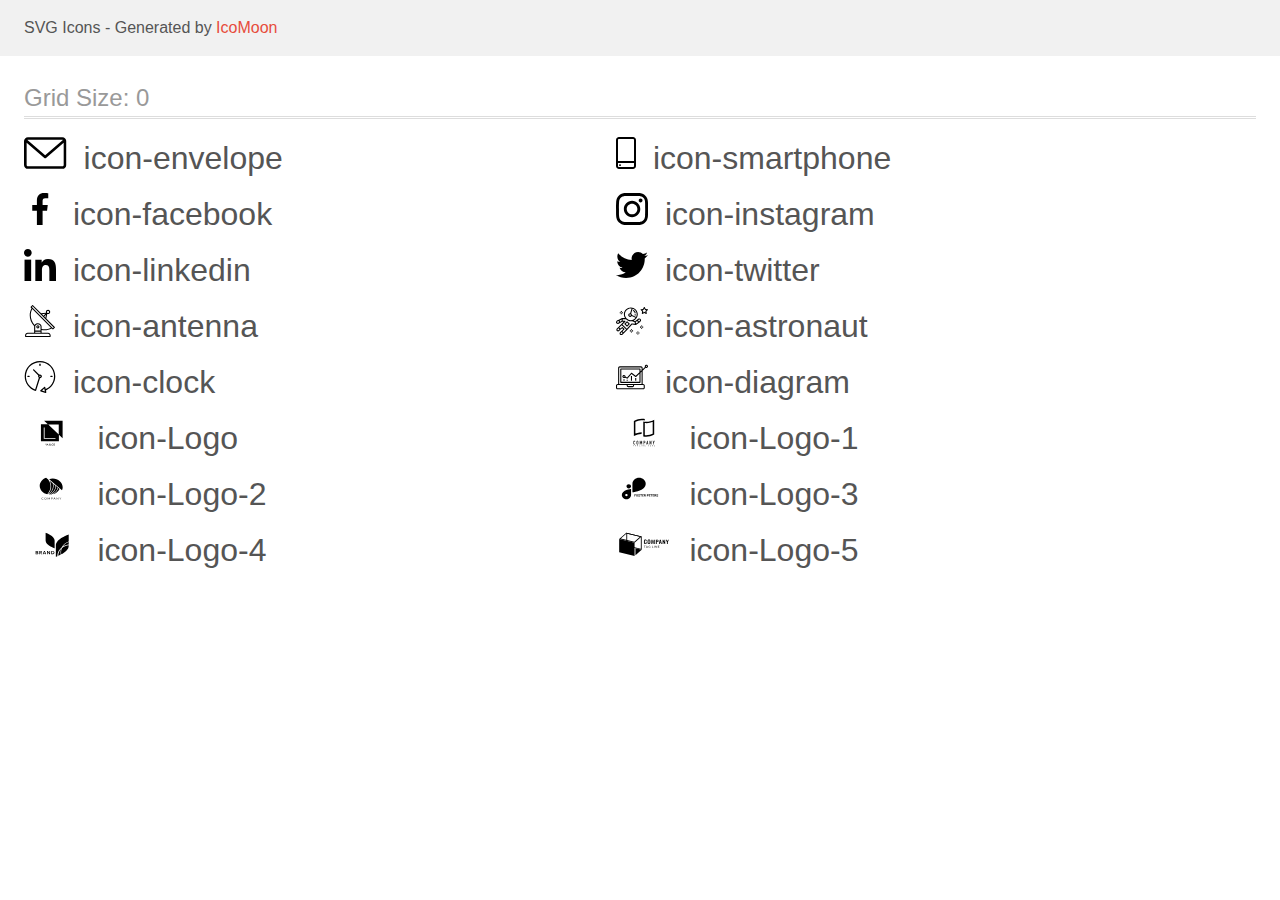
<file: icomoon/demo.html>
<!doctype html>
<html>
<head>
    <title>IcoMoon - SVG Icons</title>
    <meta charset="utf-8">
    <meta name="viewport" content="width=device-width, initial-scale=1">
    <link rel="stylesheet" href="demo-files/demo.css">
    <link rel="stylesheet" href="style.css">
</head>
<body>
<svg aria-hidden="true" style="position: absolute; width: 0; height: 0; overflow: hidden;" version="1.1" xmlns="http://www.w3.org/2000/svg" xmlns:xlink="http://www.w3.org/1999/xlink">
<defs>
<symbol id="icon-envelope" viewBox="0 0 43 32">
<path d="M38.667 0h-34.667c-2.206 0-4 1.794-4 4v24c0 2.206 1.794 4 4 4h34.667c2.206 0 4-1.794 4-4v-24c0-2.206-1.794-4-4-4zM38.667 2.667c0.181 0 0.353 0.038 0.511 0.103l-17.844 15.466-17.844-15.466c0.158-0.066 0.33-0.103 0.511-0.103h34.667zM38.667 29.333h-34.667c-0.736 0-1.333-0.598-1.333-1.333v-22.413l17.793 15.421c0.251 0.217 0.563 0.326 0.874 0.326s0.622-0.108 0.874-0.326l17.793-15.421v22.413c0 0.736-0.598 1.333-1.333 1.333z"></path>
</symbol>
<symbol id="icon-smartphone" viewBox="0 0 20 32">
<path d="M17 0h-14c-1.654 0-3 1.346-3 3v26c0 1.654 1.346 3 3 3h14c1.654 0 3-1.346 3-3v-26c0-1.654-1.346-3-3-3zM3 2h14c0.552 0 1 0.448 1 1v21h-16v-21c0-0.552 0.448-1 1-1zM17 30h-14c-0.552 0-1-0.448-1-1v-3h16v3c0 0.552-0.448 1-1 1z"></path>
<path d="M4.707 27.478c0.391 0.365 0.391 0.956 0 1.321s-1.024 0.365-1.414 0c-0.391-0.365-0.391-0.956 0-1.321s1.024-0.365 1.414 0z"></path>
</symbol>
<symbol id="icon-facebook" viewBox="0 0 32 32">
<path d="M21.329 5.313h2.921v-5.088c-0.504-0.069-2.237-0.225-4.256-0.225-4.212 0-7.097 2.649-7.097 7.519v4.481h-4.648v5.688h4.648v14.312h5.699v-14.311h4.46l0.708-5.688h-5.169v-3.919c0.001-1.644 0.444-2.769 2.735-2.769z"></path>
</symbol>
<symbol id="icon-instagram" viewBox="0 0 32 32">
<path d="M31.969 9.408c-0.075-1.7-0.35-2.869-0.744-3.882-0.406-1.075-1.032-2.038-1.851-2.838-0.8-0.813-1.769-1.444-2.832-1.844-1.019-0.394-2.182-0.669-3.882-0.744-1.713-0.081-2.257-0.1-6.601-0.1s-4.888 0.019-6.595 0.094c-1.7 0.075-2.869 0.35-3.882 0.744-1.075 0.406-2.038 1.031-2.838 1.85-0.813 0.8-1.444 1.769-1.844 2.832-0.394 1.019-0.669 2.182-0.744 3.882-0.081 1.713-0.1 2.257-0.1 6.601s0.019 4.888 0.094 6.595c0.075 1.7 0.35 2.869 0.744 3.882 0.406 1.075 1.038 2.038 1.85 2.838 0.8 0.813 1.769 1.444 2.832 1.844 1.019 0.394 2.182 0.669 3.882 0.744 1.706 0.075 2.25 0.094 6.595 0.094s4.888-0.019 6.595-0.094c1.7-0.075 2.869-0.35 3.882-0.744 2.151-0.832 3.851-2.532 4.682-4.682 0.394-1.019 0.669-2.182 0.744-3.882 0.075-1.707 0.094-2.251 0.094-6.595s-0.006-4.888-0.081-6.595zM29.087 22.473c-0.069 1.563-0.331 2.407-0.55 2.969-0.538 1.394-1.644 2.5-3.038 3.038-0.563 0.219-1.413 0.481-2.969 0.55-1.688 0.075-2.194 0.094-6.464 0.094s-4.782-0.019-6.464-0.094c-1.563-0.069-2.407-0.331-2.969-0.55-0.694-0.256-1.325-0.663-1.838-1.194-0.531-0.519-0.938-1.144-1.194-1.838-0.219-0.563-0.481-1.413-0.55-2.969-0.075-1.688-0.094-2.194-0.094-6.464s0.019-4.782 0.094-6.464c0.069-1.563 0.331-2.407 0.55-2.969 0.256-0.694 0.663-1.325 1.2-1.838 0.519-0.531 1.144-0.938 1.838-1.194 0.563-0.219 1.413-0.481 2.969-0.55 1.688-0.075 2.194-0.094 6.464-0.094 4.276 0 4.782 0.019 6.464 0.094 1.563 0.069 2.407 0.331 2.969 0.55 0.694 0.256 1.325 0.662 1.838 1.194 0.531 0.519 0.938 1.144 1.194 1.838 0.219 0.563 0.481 1.413 0.55 2.969 0.075 1.688 0.094 2.194 0.094 6.464s-0.019 4.77-0.094 6.458z"></path>
<path d="M16.059 7.783c-4.538 0-8.22 3.682-8.22 8.22s3.682 8.22 8.22 8.22c4.539 0 8.22-3.682 8.22-8.22s-3.682-8.22-8.22-8.22zM16.059 21.335c-2.944 0-5.332-2.388-5.332-5.332s2.388-5.332 5.332-5.332c2.944 0 5.332 2.388 5.332 5.332s-2.388 5.332-5.332 5.332z"></path>
<path d="M26.524 7.458c0 1.060-0.859 1.919-1.919 1.919s-1.919-0.859-1.919-1.919c0-1.060 0.859-1.919 1.919-1.919s1.919 0.859 1.919 1.919z"></path>
</symbol>
<symbol id="icon-linkedin" viewBox="0 0 32 32">
<path d="M31.992 32v-0.001h0.008v-11.736c0-5.741-1.236-10.164-7.948-10.164-3.227 0-5.392 1.771-6.276 3.449h-0.093v-2.913h-6.364v21.364h6.627v-10.579c0-2.785 0.528-5.479 3.977-5.479 3.399 0 3.449 3.179 3.449 5.657v10.401h6.62z"></path>
<path d="M0.528 10.636h6.635v21.364h-6.635v-21.364z"></path>
<path d="M3.843 0c-2.121 0-3.843 1.721-3.843 3.843s1.721 3.879 3.843 3.879c2.121 0 3.843-1.757 3.843-3.879-0.001-2.121-1.723-3.843-3.843-3.843v0z"></path>
</symbol>
<symbol id="icon-twitter" viewBox="0 0 32 32">
<path d="M32 6.078c-1.19 0.522-2.458 0.868-3.78 1.036 1.36-0.812 2.398-2.088 2.886-3.626-1.268 0.756-2.668 1.29-4.16 1.588-1.204-1.282-2.92-2.076-4.792-2.076-3.632 0-6.556 2.948-6.556 6.562 0 0.52 0.044 1.020 0.152 1.496-5.454-0.266-10.28-2.88-13.522-6.862-0.566 0.982-0.898 2.106-0.898 3.316 0 2.272 1.17 4.286 2.914 5.452-1.054-0.020-2.088-0.326-2.964-0.808 0 0.020 0 0.046 0 0.072 0 3.188 2.274 5.836 5.256 6.446-0.534 0.146-1.116 0.216-1.72 0.216-0.42 0-0.844-0.024-1.242-0.112 0.85 2.598 3.262 4.508 6.13 4.57-2.232 1.746-5.066 2.798-8.134 2.798-0.538 0-1.054-0.024-1.57-0.090 2.906 1.874 6.35 2.944 10.064 2.944 12.072 0 18.672-10 18.672-18.668 0-0.29-0.010-0.57-0.024-0.848 1.302-0.924 2.396-2.078 3.288-3.406z"></path>
</symbol>
<symbol id="icon-antenna" viewBox="0 0 32 32">
<path d="M30.773 22.098l-8.443-8.505 0.937-4.615c0.242 0.094 0.499 0.144 0.758 0.146h0.006c1.192 0.014 2.17-0.941 2.184-2.133s-0.941-2.17-2.133-2.184c-1.192-0.014-2.17 0.941-2.184 2.133-0.003 0.255 0.039 0.509 0.125 0.749l-4.96 0.605-8.091-8.133c-0.099-0.101-0.235-0.159-0.377-0.16-0.14 0.001-0.274 0.056-0.373 0.155l-1.513 1.504c-0.208 0.208-0.208 0.546 0 0.754l0.814 0.826c-3.153 5.798-2.129 12.978 2.519 17.663 0.043 0.041 0.092 0.074 0.146 0.098-0.034 0.18-0.051 0.364-0.052 0.547v6.187h-6.4c-1.472 0.002-2.665 1.195-2.667 2.667v1.067c0 0.295 0.239 0.533 0.533 0.533h24.533c0.295 0 0.533-0.239 0.533-0.533v-1.067c-0.002-1.472-1.195-2.665-2.667-2.667h-6.4v-2.742c1.003 0.21 2.024 0.317 3.049 0.32 2.458-0.003 4.877-0.615 7.040-1.783l0.818 0.823c0.099 0.101 0.235 0.159 0.377 0.16 0.14-0.001 0.274-0.056 0.373-0.155l1.513-1.504c0.208-0.208 0.208-0.546 0-0.754zM23.28 6.233c0.418-0.415 1.093-0.414 1.508 0.004s0.414 1.093-0.004 1.508c-0.2 0.199-0.47 0.31-0.752 0.31h-0.003c-0.589-0.003-1.064-0.483-1.061-1.072 0.002-0.282 0.115-0.552 0.314-0.751h-0.002zM22.024 9.738l-0.598 2.946-1.175-1.182 1.774-1.763zM21.419 8.836l-1.92 1.909-1.485-1.493 3.405-0.415zM24.004 28.8c0.884 0 1.6 0.716 1.6 1.6v0.533h-23.467v-0.533c0-0.884 0.716-1.6 1.6-1.6h20.267zM16.537 26.667v1.067h-5.333v-1.067h5.333zM11.204 25.6v-4.053c0-1.294 1.196-2.347 2.667-2.347s2.667 1.053 2.667 2.347v4.053h-5.333zM17.604 23.904v-2.357c0-1.882-1.675-3.413-3.733-3.413-1.331-0.020-2.576 0.657-3.281 1.786-4.058-4.274-4.971-10.645-2.279-15.887l18.602 18.708c-2.872 1.461-6.165 1.873-9.309 1.163zM28.893 23.22l-21.057-21.181 0.755-0.752 7.935 7.98c0.004 0 0.006 0.007 0.010 0.010l13.115 13.191-0.757 0.752z"></path>
<path d="M13.876 20.267h-0.005c-0.884-0.001-1.601 0.714-1.602 1.598s0.714 1.601 1.598 1.602h0.005c0.884 0.001 1.601-0.714 1.602-1.598s-0.714-1.601-1.598-1.602zM14.249 22.245c-0.1 0.1-0.236 0.156-0.378 0.155-0.295-0.002-0.532-0.242-0.531-0.536 0.001-0.141 0.057-0.276 0.157-0.375s0.233-0.154 0.373-0.155c0.295 0.002 0.532 0.241 0.53 0.536-0.001 0.141-0.057 0.276-0.157 0.375h0.005z"></path>
</symbol>
<symbol id="icon-astronaut" viewBox="0 0 32 32">
<path d="M31.974 4.524c-0.063-0.193-0.229-0.333-0.43-0.363l-1.91-0.278-0.855-1.731c-0.179-0.365-0.777-0.365-0.956 0l-0.855 1.731-1.91 0.278c-0.201 0.029-0.367 0.17-0.431 0.363-0.062 0.193-0.011 0.405 0.135 0.547l1.383 1.348-0.326 1.903c-0.034 0.2 0.048 0.402 0.212 0.522 0.166 0.121 0.382 0.135 0.562 0.040l1.709-0.899 1.709 0.899c0.078 0.041 0.164 0.061 0.249 0.061 0.11 0 0.221-0.034 0.314-0.102 0.164-0.119 0.246-0.322 0.212-0.522l-0.326-1.903 1.383-1.348c0.145-0.142 0.197-0.354 0.135-0.547zM29.511 5.851c-0.125 0.122-0.183 0.299-0.153 0.472l0.191 1.114-1-0.526c-0.078-0.041-0.163-0.061-0.249-0.061s-0.17 0.020-0.249 0.061l-1.001 0.526 0.191-1.114c0.030-0.173-0.028-0.349-0.153-0.472l-0.81-0.789 1.119-0.163c0.174-0.025 0.324-0.134 0.402-0.292l0.5-1.013 0.5 1.013c0.078 0.157 0.228 0.267 0.402 0.292l1.119 0.163-0.809 0.789z"></path>
<path d="M26.134 20.522h-1.067v1.067h1.067v-1.067z"></path>
<path d="M26.134 22.656h-1.067v1.067h1.067v-1.067z"></path>
<path d="M27.2 21.589h-1.067v1.067h1.067v-1.067z"></path>
<path d="M25.067 21.589h-1.067v1.067h1.067v-1.067z"></path>
<path d="M22.4 26.389h-1.067v1.067h1.067v-1.067z"></path>
<path d="M22.4 28.522h-1.067v1.067h1.067v-1.067z"></path>
<path d="M23.467 27.456h-1.067v1.067h1.067v-1.067z"></path>
<path d="M21.333 27.456h-1.067v1.067h1.067v-1.067z"></path>
<path d="M16 24.256h-1.067v1.067h1.067v-1.067z"></path>
<path d="M16 26.389h-1.067v1.067h1.067v-1.067z"></path>
<path d="M17.067 25.322h-1.067v1.067h1.067v-1.067z"></path>
<path d="M14.933 25.322h-1.067v1.067h1.067v-1.067z"></path>
<path d="M5.867 6.122h-1.067v1.067h1.067v-1.067z"></path>
<path d="M5.867 8.255h-1.067v1.067h1.067v-1.067z"></path>
<path d="M6.933 7.189h-1.067v1.067h1.067v-1.067z"></path>
<path d="M4.8 7.189h-1.067v1.067h1.067v-1.067z"></path>
<path d="M24.715 14.159c-0.287-0.388-0.709-0.637-1.188-0.705-0.481-0.068-0.956 0.058-1.34 0.352l-1.252 0.96-1.898 1.417-1.358-0.541c2.421-1.086 4.114-3.508 4.114-6.32 0-3.823-3.123-6.933-6.961-6.933s-6.961 3.11-6.961 6.933c0 1.386 0.414 2.674 1.12 3.758l-2.764-0.024c-0.002 0-0.003 0-0.005 0-0.009 0-0.015 0.004-0.023 0.005-0.053 0.002-0.105 0.013-0.155 0.031-0.013 0.005-0.026 0.008-0.038 0.013-0.006 0.003-0.013 0.003-0.019 0.006l-3.233 1.596c-0.001 0-0.001 0-0.001 0.001l-1.893 0.911c-0.021 0.009-0.042 0.021-0.063 0.035-0.755 0.502-1.012 1.489-0.598 2.295 0.22 0.429 0.595 0.745 1.056 0.889 0.178 0.055 0.359 0.083 0.539 0.083 0.29 0 0.577-0.071 0.839-0.211l1.388-0.738 2.264-1.169 1.357-0.008-5.442 5.416c-0.001 0.001-0.001 0.001-0.002 0.001l-1.339 1.333c-0.316 0.315-0.49 0.732-0.49 1.178s0.174 0.863 0.49 1.179c0.325 0.323 0.752 0.485 1.179 0.485s0.854-0.162 1.18-0.485l1.314-1.309 1.741-1.3 0.901 0.897-1.762 1.754c-0 0.001-0.001 0.001-0.002 0.001l-1.339 1.333c-0.316 0.315-0.49 0.732-0.49 1.178s0.174 0.863 0.49 1.179c0.325 0.323 0.753 0.485 1.18 0.485s0.855-0.162 1.18-0.485l3.482-3.467c0.001-0.001 0.001-0.001 0.001-0.002l1.010-1-0.004-0.004c0.006-0.006 0.015-0.009 0.022-0.015l5.166-5.658 3.471 0.494c0.025 0.004 0.050 0.005 0.075 0.005 0.065 0 0.127-0.015 0.187-0.038 0.018-0.006 0.033-0.015 0.050-0.023 0.019-0.010 0.039-0.015 0.058-0.027l3.213-2.133c0.012-0.008 0.018-0.021 0.029-0.029 0.013-0.010 0.029-0.014 0.041-0.026l1.271-1.191c0.662-0.62 0.753-1.635 0.212-2.362zM2.13 17.77c-0.173 0.093-0.37 0.111-0.558 0.052-0.187-0.058-0.338-0.186-0.427-0.358-0.161-0.314-0.068-0.695 0.214-0.902l1.314-0.632 0.449 1.312-0.992 0.528zM5.628 15.942l-1.548 0.8-0.439-1.283 2.027-1.001-0.040 1.484zM20.727 9.322c0 0.918-0.219 1.785-0.599 2.559l-4.181-1.899c-0.044-0.573-0.341-1.075-0.788-1.388l1.464-4.86c2.378 0.756 4.105 2.974 4.105 5.588zM8.938 9.322c0-3.235 2.644-5.867 5.894-5.867 0.253 0 0.5 0.021 0.745 0.052l-1.432 4.754c-0.019-0.001-0.037-0.006-0.057-0.006-1.033 0-1.873 0.837-1.873 1.867s0.84 1.867 1.873 1.867c0.694 0 1.294-0.383 1.618-0.945l3.862 1.755c-1.075 1.446-2.795 2.39-4.737 2.39-3.25 0-5.894-2.632-5.894-5.867zM14.894 10.122c0 0.441-0.362 0.8-0.806 0.8s-0.806-0.359-0.806-0.8c0-0.441 0.362-0.8 0.806-0.8s0.806 0.359 0.806 0.8zM2.465 25.146c-0.236 0.234-0.619 0.234-0.854 0.001-0.114-0.114-0.176-0.263-0.176-0.423s0.062-0.309 0.176-0.421l0.962-0.958 0.851 0.848-0.959 0.955zM5.679 28.88c-0.236 0.234-0.619 0.235-0.855 0.001-0.114-0.114-0.176-0.263-0.176-0.423s0.062-0.309 0.176-0.421l0.963-0.959 0.852 0.848-0.96 0.955zM9.16 25.411c-0.001 0-0.001 0-0.002 0.001l-1.765 1.76-0.852-0.848 1.763-1.755c0 0 0 0 0-0s0.001-0.001 0.002-0.001c0.040-0.040 0.065-0.088 0.090-0.135 0.007-0.014 0.020-0.026 0.026-0.040 0.017-0.041 0.019-0.085 0.026-0.129 0.003-0.025 0.014-0.047 0.014-0.073 0-0.036-0.013-0.070-0.020-0.106-0.006-0.032-0.006-0.065-0.019-0.095-0.020-0.050-0.055-0.094-0.091-0.138-0.010-0.012-0.014-0.027-0.025-0.038 0 0 0 0-0.001 0s-0.001-0.002-0.001-0.002l-1.607-1.6c-0.017-0.017-0.039-0.024-0.058-0.038-0.028-0.022-0.055-0.042-0.087-0.058-0.030-0.015-0.061-0.024-0.093-0.033-0.034-0.010-0.067-0.017-0.103-0.020-0.033-0.002-0.063 0.001-0.095 0.005-0.036 0.004-0.069 0.009-0.104 0.020-0.034 0.011-0.063 0.027-0.094 0.045-0.020 0.011-0.042 0.015-0.061 0.029l-1.773 1.324-0.901-0.897 2.399-2.386 4.361 4.289-0.928 0.919zM15.979 18.394c-0.015-0.002-0.030 0.004-0.045 0.003-0.039-0.002-0.076 0.001-0.115 0.007-0.030 0.005-0.059 0.011-0.088 0.021-0.034 0.012-0.065 0.028-0.097 0.047-0.030 0.018-0.057 0.037-0.083 0.061-0.013 0.011-0.028 0.017-0.040 0.029l-4.698 5.146-4.328-4.257 2.833-2.818c0.209-0.208 0.21-0.546 0.002-0.755-0.105-0.105-0.243-0.157-0.381-0.156v-0.001l-2.219 0.013 0.028-1.607 3.104 0.027c1.265 1.294 3.029 2.101 4.981 2.101 0.437 0 0.864-0.045 1.279-0.123 0.040 0.032 0.079 0.065 0.13 0.085l2.41 0.96 0.331 1.644-3.003-0.427zM20.020 18.572l-0.313-1.558 1.446-1.080 0.947 1.257-2.080 1.381zM23.774 15.741l-0.838 0.785-0.931-1.236 0.831-0.637c0.155-0.119 0.351-0.168 0.543-0.143 0.193 0.027 0.364 0.128 0.48 0.284 0.217 0.292 0.18 0.699-0.085 0.947z"></path>
<path d="M13.602 18.544l-2.143-2.133c-0.207-0.207-0.545-0.207-0.753 0l-2.142 2.133c-0.1 0.101-0.157 0.236-0.157 0.378s0.056 0.278 0.157 0.378l2.142 2.133c0.104 0.103 0.241 0.155 0.377 0.155s0.273-0.052 0.376-0.155l2.143-2.133c0.1-0.1 0.157-0.236 0.157-0.378s-0.057-0.278-0.157-0.378zM11.083 20.303l-1.387-1.381 1.387-1.381 1.387 1.381-1.387 1.381z"></path>
<path d="M17.164 5.071l-0.258 1.036c0.071 0.018 1.738 0.452 1.738 2.149h1.067c-0-2.017-1.666-2.965-2.547-3.185z"></path>
<path d="M19.711 9.322h-1.067v1.067h1.067v-1.067z"></path>
</symbol>
<symbol id="icon-clock" viewBox="0 0 32 32">
<path d="M31.297 15.301c-0.002-8.452-6.855-15.303-15.308-15.301s-15.303 6.855-15.301 15.308c0.001 6.658 4.307 12.551 10.649 14.576 0.061 0.019 0.124 0.029 0.187 0.029 0.121-0 0.239-0.032 0.342-0.094 0.135-0.080 0.236-0.207 0.283-0.356l3.865-12.25c1.057-0.005 1.909-0.866 1.903-1.923s-0.866-1.909-1.923-1.903c-0.284 0.001-0.565 0.067-0.82 0.191l-5.106-5.107c-0.253-0.245-0.657-0.238-0.902 0.016-0.239 0.247-0.239 0.639 0 0.886l5.103 5.109c-0.392 0.799-0.168 1.764 0.536 2.309l-3.683 11.673c-7.278-2.681-11.004-10.754-8.323-18.032s10.754-11.004 18.032-8.323 11.004 10.754 8.323 18.032c-1.31 3.556-4.001 6.431-7.462 7.973l-0.398-1.874c-0.073-0.344-0.411-0.565-0.756-0.492-0.109 0.023-0.209 0.074-0.292 0.148l-3.837 3.426c-0.263 0.234-0.287 0.637-0.052 0.9 0.076 0.085 0.174 0.149 0.283 0.184l4.899 1.563c0.335 0.108 0.694-0.077 0.802-0.412 0.034-0.106 0.040-0.219 0.017-0.328l-0.391-1.839c5.664-2.388 9.342-7.942 9.329-14.089zM15.992 14.664c0.352 0 0.638 0.286 0.638 0.638s-0.286 0.638-0.638 0.638c-0.352 0-0.638-0.285-0.638-0.638s0.285-0.638 0.638-0.638zM18.093 29.528l2.184-1.948 0.603 2.84-2.787-0.892z"></path>
<path d="M15.354 3.185v1.275c0 0.352 0.285 0.638 0.638 0.638s0.638-0.285 0.638-0.638v-1.275c0-0.352-0.286-0.638-0.638-0.638s-0.638 0.286-0.638 0.638z"></path>
<path d="M3.876 14.664c-0.352 0-0.638 0.286-0.638 0.638s0.285 0.638 0.638 0.638h1.275c0.352 0 0.638-0.285 0.638-0.638s-0.285-0.638-0.638-0.638h-1.275z"></path>
<path d="M28.108 15.939c0.352 0 0.638-0.285 0.638-0.638s-0.285-0.638-0.638-0.638h-1.275c-0.352 0-0.638 0.286-0.638 0.638s0.286 0.638 0.638 0.638h1.275z"></path>
</symbol>
<symbol id="icon-diagram" viewBox="0 0 32 32">
<path d="M14.926 14.965h1.066v4.798h-1.066v-4.797z"></path>
<path d="M19.19 17.097h1.066v2.665h-1.066v-2.665z"></path>
<path d="M10.661 18.696h1.066v1.066h-1.066v-1.066z"></path>
<path d="M7.463 18.163h1.066v1.599h-1.066v-1.599z"></path>
<path d="M1.599 28.291h25.587c0.883 0 1.599-0.716 1.599-1.599v-2.132c0-0.883-0.716-1.599-1.599-1.599h-0.533v-13.293l3.028-2.868c0.703 0.346 1.553 0.136 2.013-0.499s0.396-1.508-0.152-2.068-1.42-0.644-2.065-0.198c-0.644 0.446-0.873 1.292-0.542 2.002l-2.281 2.163v-1.23c0-0.883-0.716-1.599-1.599-1.599h-21.322c-0.883 0-1.599 0.716-1.599 1.599v15.992h-0.533c-0.883 0-1.599 0.716-1.599 1.599v2.132c0 0.883 0.716 1.599 1.599 1.599zM30.384 4.837c0.294 0 0.533 0.239 0.533 0.533s-0.239 0.533-0.533 0.533c-0.294 0-0.533-0.239-0.533-0.533s0.239-0.533 0.533-0.533zM3.198 6.969c0-0.294 0.239-0.533 0.533-0.533h21.322c0.294 0 0.533 0.239 0.533 0.533v2.239l-1.066 1.013v-2.186c0-0.294-0.239-0.533-0.533-0.533h-19.19c-0.294 0-0.533 0.239-0.533 0.533v13.326c0 0.294 0.239 0.533 0.533 0.533h19.19c0.294 0 0.533-0.239 0.533-0.533v-9.674l1.066-1.010v12.284h-22.388v-15.992zM7.996 13.899c-0.721-0.002-1.354 0.478-1.546 1.174s0.105 1.433 0.725 1.801c0.62 0.368 1.41 0.276 1.928-0.226l1.853 0.93c0.215 0.108 0.476 0.057 0.636-0.123l3.939-4.431 3.872 2.901c0.208 0.156 0.498 0.139 0.686-0.039l3.365-3.188v8.131h-18.124v-12.26h18.124v2.66l-3.771 3.572-3.904-2.927c-0.222-0.166-0.534-0.135-0.718 0.072l-3.993 4.493-1.493-0.746c0.011-0.064 0.018-0.129 0.020-0.193 0-0.883-0.716-1.599-1.599-1.599zM8.529 15.498c0 0.294-0.239 0.533-0.533 0.533s-0.533-0.239-0.533-0.533c0-0.294 0.239-0.533 0.533-0.533s0.533 0.239 0.533 0.533zM11.727 24.027h5.331v0.533c0 0.294-0.239 0.533-0.533 0.533h-4.264c-0.294 0-0.533-0.239-0.533-0.533v-0.533zM1.066 24.56c0-0.294 0.239-0.533 0.533-0.533h9.062v0.533c0 0.883 0.716 1.599 1.599 1.599h4.264c0.883 0 1.599-0.716 1.599-1.599v-0.533h9.062c0.294 0 0.533 0.239 0.533 0.533v2.132c0 0.294-0.239 0.533-0.533 0.533h-25.587c-0.294 0-0.533-0.239-0.533-0.533v-2.132z"></path>
</symbol>
<symbol id="icon-Logo" viewBox="0 0 57 32">
<path d="M20.267 3.733l3.738 3.538-6.938-0.004v17.166h18.133v-6.564l3.733 3.534v-17.671h-18.667zM35.036 17.455l-10.597-10.032h10.597v10.032zM31.746 21.923h-11.81v-11.545h0.835v10.764h10.975v0.782zM22.725 26.72l-0.436 0.898-0.436-0.898h-0.366l0.637 1.198v0.698h0.331v-0.698l0.635-1.198h-0.365zM23.273 28.615l0.154-0.441h0.734l0.155 0.441h0.344l-0.717-1.896h-0.296l-0.716 1.896h0.342zM23.794 27.122l0.275 0.786h-0.549l0.275-0.786zM25.531 27.863c-0.048 0.073-0.072 0.153-0.072 0.241 0 0.16 0.056 0.29 0.168 0.389s0.263 0.148 0.451 0.148 0.349-0.051 0.484-0.152l0.107 0.126h0.367l-0.279-0.329c0.109-0.149 0.164-0.341 0.164-0.574h-0.275c0 0.128-0.026 0.243-0.079 0.348l-0.366-0.432 0.129-0.094c0.091-0.066 0.157-0.132 0.197-0.198s0.060-0.14 0.060-0.219c0-0.12-0.044-0.22-0.133-0.301s-0.201-0.122-0.339-0.122c-0.153 0-0.274 0.043-0.365 0.13s-0.135 0.203-0.135 0.352c0 0.061 0.014 0.124 0.043 0.189s0.081 0.144 0.155 0.237c-0.141 0.101-0.235 0.188-0.283 0.262zM26.386 28.282c-0.093 0.071-0.193 0.107-0.299 0.107-0.095 0-0.17-0.027-0.227-0.082s-0.085-0.126-0.085-0.214c0-0.102 0.052-0.192 0.156-0.271l0.040-0.029 0.414 0.488zM26.046 27.442c-0.089-0.11-0.134-0.202-0.134-0.275 0-0.063 0.018-0.116 0.055-0.158s0.085-0.063 0.147-0.063c0.057 0 0.105 0.018 0.142 0.053s0.056 0.077 0.056 0.126c0 0.075-0.027 0.136-0.081 0.184l-0.040 0.033-0.145 0.099zM29.132 28.472c0.13-0.114 0.205-0.272 0.224-0.474h-0.328c-0.017 0.135-0.059 0.232-0.124 0.29s-0.162 0.087-0.292 0.087c-0.142 0-0.249-0.054-0.323-0.161s-0.109-0.264-0.109-0.469v-0.168c0.002-0.202 0.041-0.355 0.117-0.46s0.188-0.158 0.331-0.158c0.123 0 0.217 0.030 0.28 0.091s0.104 0.158 0.12 0.294h0.328c-0.021-0.207-0.095-0.368-0.223-0.482s-0.296-0.171-0.505-0.171c-0.155 0-0.293 0.037-0.411 0.111s-0.209 0.179-0.272 0.315c-0.063 0.136-0.095 0.294-0.095 0.473v0.177c0.003 0.174 0.035 0.328 0.098 0.46s0.151 0.234 0.266 0.306c0.115 0.071 0.249 0.107 0.4 0.107 0.216 0 0.389-0.056 0.52-0.169zM31.068 28.206c0.064-0.141 0.096-0.304 0.096-0.49v-0.105c-0.001-0.185-0.034-0.347-0.099-0.486s-0.158-0.247-0.277-0.32c-0.119-0.075-0.256-0.112-0.41-0.112s-0.292 0.038-0.411 0.113c-0.119 0.075-0.211 0.183-0.277 0.324s-0.098 0.305-0.098 0.49v0.107c0.001 0.181 0.034 0.342 0.099 0.48s0.159 0.246 0.279 0.322c0.121 0.075 0.258 0.112 0.411 0.112 0.155 0 0.293-0.037 0.411-0.112s0.212-0.183 0.276-0.323zM30.716 27.135c0.080 0.112 0.12 0.273 0.12 0.483v0.099c0 0.214-0.040 0.376-0.119 0.487s-0.19 0.167-0.336 0.167c-0.144 0-0.257-0.057-0.339-0.171s-0.121-0.275-0.121-0.483v-0.109c0.002-0.204 0.043-0.362 0.122-0.473s0.192-0.168 0.335-0.168c0.146 0 0.258 0.056 0.337 0.168z"></path>
</symbol>
<symbol id="icon-Logo-1" viewBox="0 0 57 32">
<path d="M26.727 3.165h-0.073c-0.112-0.007-0.224-0.010-0.336-0.012v0h-0.243c-0.212 0-0.428 0.005-0.642 0.016-0.016-0.001-0.032-0.001-0.049 0-1.944 0.11-3.848 0.596-5.609 1.431l-0.231 0.111v11.809l0.54-0.183c0.474-0.163 0.978-0.309 1.5-0.445 1.411-0.362 2.861-0.555 4.317-0.574v1.551c-0.193 0.001-0.38 0.007-0.568 0.016h-0.045c-1.121 0.061-2.233 0.232-3.322 0.51-1.378 0.345-2.708 0.863-3.957 1.542v-15.145c1.298-0.757 2.695-1.325 4.151-1.688 1.278-0.33 2.593-0.5 3.913-0.504h0.228c0.273 0.007 0.538 0.019 0.788 0.038 0.658 0.046 1.31 0.15 1.95 0.311v1.527c-0.621-0.145-1.253-0.24-1.889-0.285-0.013-0.001-0.026-0.002-0.039-0.003-0.132-0.011-0.263-0.022-0.386-0.022zM29.415 4.726c0.339 0.026 0.689 0.038 1.044 0.038 1.388-0.005 2.769-0.182 4.114-0.528 1.378-0.346 2.706-0.865 3.956-1.543v14.875c-1.298 0.756-2.696 1.325-4.153 1.688-1.279 0.329-2.593 0.498-3.913 0.503-1 0.008-1.997-0.11-2.968-0.35v-14.971c0.229 0.053 0.465 0.102 0.706 0.142 0.394 0.066 0.81 0.115 1.214 0.145zM36.985 4.841l-0.54 0.182c-0.497 0.167-0.997 0.316-1.5 0.449-1.465 0.377-2.971 0.57-4.483 0.575-0.352 0-0.676-0.010-0.989-0.030l-0.43-0.028v12.148l0.37 0.033c0.343 0.030 0.696 0.045 1.052 0.045 1.191-0.005 2.377-0.159 3.531-0.457 0.95-0.238 1.874-0.57 2.759-0.991l0.231-0.111v-11.813z"></path>
<path d="M19.060 24.113c-0.078-0.080-0.171-0.144-0.274-0.186s-0.214-0.061-0.326-0.057c-0.119-0.002-0.237 0.021-0.347 0.065-0.101 0.040-0.193 0.101-0.27 0.178s-0.135 0.17-0.174 0.271c-0.042 0.107-0.063 0.22-0.062 0.335v2.023c-0.005 0.143 0.022 0.284 0.080 0.415 0.048 0.104 0.117 0.196 0.202 0.271 0.081 0.068 0.176 0.117 0.278 0.144 0.098 0.028 0.2 0.042 0.302 0.042 0.113 0.001 0.224-0.023 0.326-0.070 0.101-0.044 0.193-0.108 0.27-0.187 0.075-0.079 0.135-0.171 0.177-0.271 0.043-0.102 0.065-0.212 0.065-0.323v-0.226h-0.529v0.18c0.002 0.062-0.009 0.123-0.031 0.18-0.017 0.043-0.043 0.082-0.077 0.114-0.033 0.026-0.070 0.046-0.111 0.058-0.036 0.012-0.073 0.018-0.111 0.019-0.047 0.006-0.095-0.002-0.139-0.021s-0.081-0.049-0.11-0.088c-0.050-0.081-0.074-0.176-0.070-0.271v-1.887c-0.003-0.105 0.019-0.208 0.065-0.302 0.027-0.043 0.066-0.077 0.112-0.098s0.097-0.030 0.147-0.024c0.046-0.002 0.091 0.008 0.132 0.028s0.077 0.049 0.104 0.086c0.059 0.078 0.090 0.173 0.088 0.271v0.175h0.524v-0.206c0.001-0.121-0.021-0.241-0.065-0.354-0.039-0.106-0.099-0.203-0.177-0.285v0z"></path>
<path d="M22.202 24.090c-0.169-0.142-0.381-0.221-0.602-0.222-0.108 0-0.215 0.020-0.316 0.057-0.103 0.037-0.198 0.093-0.279 0.165-0.088 0.079-0.158 0.175-0.205 0.283-0.053 0.124-0.079 0.257-0.077 0.392v1.941c-0.004 0.137 0.023 0.272 0.077 0.397 0.048 0.104 0.118 0.197 0.205 0.271 0.081 0.075 0.176 0.133 0.279 0.171 0.101 0.037 0.208 0.056 0.316 0.057s0.215-0.020 0.316-0.057c0.105-0.038 0.202-0.096 0.286-0.171 0.084-0.076 0.152-0.168 0.2-0.271 0.054-0.125 0.081-0.261 0.077-0.397v-1.941c0.003-0.135-0.024-0.268-0.077-0.392-0.047-0.107-0.115-0.203-0.2-0.283v0zM21.955 26.706c0.004 0.052-0.003 0.104-0.021 0.152s-0.047 0.092-0.084 0.128c-0.070 0.059-0.158 0.091-0.249 0.091s-0.179-0.032-0.249-0.091c-0.037-0.036-0.066-0.080-0.084-0.128s-0.025-0.101-0.021-0.152v-1.941c-0.004-0.052 0.003-0.104 0.021-0.152s0.047-0.092 0.084-0.128c0.070-0.059 0.158-0.091 0.249-0.091s0.179 0.032 0.249 0.091c0.037 0.036 0.066 0.080 0.084 0.128s0.025 0.101 0.021 0.152v1.941z"></path>
<path d="M26.329 27.573v-3.674h-0.509l-0.668 1.945h-0.009l-0.673-1.945h-0.503v3.674h0.525v-2.235h0.009l0.514 1.58h0.262l0.518-1.58h0.009v2.235h0.525z"></path>
<path d="M29.311 24.157c-0.081-0.091-0.183-0.16-0.297-0.201-0.123-0.040-0.251-0.059-0.38-0.057h-0.78v3.674h0.523v-1.435h0.27c0.163 0.007 0.326-0.027 0.472-0.1 0.119-0.066 0.218-0.163 0.287-0.281 0.061-0.098 0.101-0.206 0.12-0.32 0.021-0.138 0.030-0.278 0.028-0.418 0.005-0.176-0.012-0.353-0.051-0.525-0.035-0.127-0.101-0.243-0.193-0.338v0zM29.041 25.277c-0.002 0.067-0.019 0.132-0.049 0.191-0.030 0.056-0.077 0.102-0.135 0.129-0.078 0.035-0.162 0.050-0.247 0.046h-0.239v-1.249h0.27c0.081-0.004 0.162 0.012 0.236 0.046 0.054 0.031 0.097 0.079 0.123 0.136 0.029 0.065 0.044 0.134 0.046 0.205 0 0.077 0 0.159 0 0.244s0.005 0.174 0 0.252h-0.005z"></path>
<path d="M31.791 23.899h-0.429l-0.809 3.674h0.523l0.154-0.789h0.714l0.154 0.789h0.524l-0.83-3.674zM31.308 26.283l0.258-1.332h0.009l0.256 1.332h-0.524z"></path>
<path d="M35.173 26.112h-0.009l-0.791-2.213h-0.503v3.674h0.523v-2.209h0.011l0.8 2.209h0.492v-3.674h-0.523v2.213z"></path>
<path d="M38.372 23.899l-0.421 1.461h-0.011l-0.421-1.461h-0.554l0.719 2.121v1.553h0.524v-1.553l0.719-2.121h-0.554z"></path>
<path d="M17.6 28.61h0.252v0.708h0.171v-0.708h0.251v-0.145h-0.675v0.145z"></path>
<path d="M19.721 28.465l-0.331 0.853h0.182l0.070-0.194h0.34l0.073 0.194h0.186l-0.339-0.853h-0.182zM19.694 28.981l0.116-0.316 0.116 0.316h-0.232z"></path>
<path d="M21.818 29.004h0.197v0.11c-0.058 0.046-0.129 0.071-0.202 0.072-0.034 0.002-0.069-0.004-0.1-0.019s-0.059-0.036-0.081-0.063c-0.045-0.065-0.068-0.143-0.063-0.222 0-0.19 0.082-0.285 0.246-0.285 0.043-0.004 0.086 0.007 0.121 0.032s0.061 0.062 0.072 0.104l0.169-0.033c-0.036-0.167-0.156-0.251-0.362-0.251-0.11-0.003-0.216 0.036-0.298 0.11-0.043 0.042-0.076 0.094-0.097 0.15s-0.030 0.117-0.025 0.178c-0.005 0.117 0.034 0.231 0.109 0.32 0.042 0.043 0.092 0.077 0.148 0.098s0.116 0.031 0.176 0.027c0.134 0.004 0.263-0.045 0.362-0.136v-0.336h-0.37v0.144z"></path>
<path d="M23.959 28.465h-0.173v0.853h0.598v-0.145h-0.425v-0.708z"></path>
<path d="M25.769 28.465h-0.173v0.853h0.173v-0.853z"></path>
<path d="M27.539 29.035l-0.349-0.57h-0.167v0.853h0.161v-0.557l0.343 0.557h0.171v-0.853h-0.158v0.57z"></path>
<path d="M29.14 28.943h0.425v-0.145h-0.425v-0.187h0.457v-0.145h-0.63v0.853h0.648v-0.145h-0.475v-0.231z"></path>
<path d="M33.020 28.802h-0.336v-0.336h-0.171v0.853h0.171v-0.373h0.336v0.373h0.171v-0.853h-0.171v0.336z"></path>
<path d="M34.629 28.943h0.426v-0.145h-0.426v-0.187h0.459v-0.145h-0.63v0.853h0.646v-0.145h-0.475v-0.231z"></path>
<path d="M36.812 28.943c0.148-0.023 0.224-0.102 0.224-0.237 0.004-0.036-0.001-0.073-0.016-0.106s-0.038-0.062-0.068-0.083c-0.077-0.039-0.163-0.056-0.25-0.050h-0.362v0.853h0.171v-0.357h0.034c0.037-0.002 0.073 0.004 0.107 0.019 0.025 0.015 0.046 0.037 0.061 0.062l0.186 0.271h0.205l-0.104-0.167c-0.046-0.082-0.111-0.153-0.189-0.205v0zM36.64 28.825h-0.127v-0.214h0.135c0.059-0.005 0.118 0.002 0.174 0.020 0.012 0.011 0.022 0.025 0.029 0.040s0.009 0.032 0.009 0.049c-0.001 0.017-0.005 0.033-0.013 0.048s-0.019 0.027-0.032 0.037c-0.056 0.017-0.115 0.024-0.174 0.020v0z"></path>
<path d="M38.458 28.943h0.425v-0.145h-0.425v-0.187h0.459v-0.145h-0.631v0.853h0.648v-0.145h-0.475v-0.231z"></path>
</symbol>
<symbol id="icon-Logo-2" viewBox="0 0 57 32">
<path d="M19.417 26.187c0.008 0 0.017 0.002 0.025 0.005s0.015 0.007 0.020 0.013l0.116 0.111c-0.090 0.090-0.202 0.162-0.327 0.211-0.147 0.053-0.305 0.079-0.464 0.076-0.149 0.003-0.298-0.021-0.436-0.071-0.125-0.045-0.237-0.113-0.329-0.2-0.094-0.089-0.166-0.194-0.212-0.308-0.051-0.127-0.076-0.261-0.074-0.396-0.002-0.135 0.025-0.27 0.080-0.397 0.051-0.115 0.127-0.22 0.225-0.308 0.099-0.087 0.218-0.155 0.349-0.201 0.143-0.048 0.296-0.072 0.449-0.071 0.143-0.003 0.285 0.019 0.417 0.064 0.115 0.043 0.221 0.104 0.313 0.178l-0.097 0.119c-0.007 0.008-0.015 0.016-0.025 0.021-0.012 0.007-0.025 0.010-0.039 0.009-0.015-0.001-0.030-0.005-0.042-0.013l-0.052-0.032-0.073-0.040c-0.031-0.015-0.064-0.028-0.097-0.039-0.043-0.013-0.087-0.024-0.132-0.032-0.057-0.009-0.115-0.013-0.173-0.013-0.111-0.001-0.22 0.017-0.323 0.053-0.096 0.034-0.182 0.084-0.253 0.149-0.073 0.069-0.128 0.15-0.164 0.238-0.041 0.101-0.061 0.207-0.060 0.313-0.002 0.108 0.018 0.216 0.060 0.318 0.035 0.087 0.090 0.167 0.161 0.236 0.067 0.064 0.149 0.114 0.241 0.147 0.095 0.034 0.197 0.051 0.3 0.050 0.059 0.001 0.119-0.003 0.177-0.010 0.096-0.010 0.188-0.039 0.269-0.085 0.041-0.023 0.079-0.049 0.115-0.078 0.015-0.012 0.035-0.020 0.055-0.020v0z"></path>
<path d="M22.776 25.629c0.002 0.134-0.025 0.267-0.078 0.393-0.047 0.114-0.122 0.218-0.219 0.305s-0.214 0.155-0.344 0.2c-0.285 0.094-0.599 0.094-0.884 0-0.129-0.046-0.245-0.114-0.342-0.201-0.097-0.089-0.172-0.194-0.221-0.308-0.105-0.255-0.105-0.533 0-0.787 0.050-0.115 0.125-0.22 0.221-0.31 0.097-0.084 0.214-0.15 0.342-0.193 0.284-0.096 0.6-0.096 0.884 0 0.129 0.046 0.246 0.114 0.343 0.201 0.096 0.088 0.17 0.191 0.22 0.304 0.054 0.127 0.080 0.261 0.078 0.395zM22.47 25.629c0.002-0.107-0.016-0.214-0.055-0.316-0.033-0.087-0.086-0.168-0.156-0.236-0.068-0.065-0.152-0.116-0.246-0.149-0.207-0.069-0.436-0.069-0.643 0-0.094 0.033-0.178 0.084-0.246 0.149-0.071 0.068-0.125 0.149-0.157 0.236-0.074 0.206-0.074 0.426 0 0.632 0.033 0.087 0.086 0.168 0.157 0.236 0.068 0.065 0.152 0.115 0.246 0.148 0.207 0.067 0.435 0.067 0.643 0 0.093-0.033 0.177-0.083 0.246-0.148 0.070-0.069 0.123-0.149 0.156-0.236 0.039-0.102 0.058-0.209 0.055-0.316v0z"></path>
<path d="M25.067 25.96l0.030 0.071c0.012-0.025 0.022-0.048 0.033-0.071 0.011-0.024 0.024-0.047 0.038-0.070l0.743-1.174c0.015-0.020 0.028-0.033 0.042-0.037 0.020-0.005 0.040-0.007 0.061-0.006h0.22v1.909h-0.26v-1.404c0-0.018 0-0.038 0-0.059-0.001-0.022-0.001-0.044 0-0.066l-0.747 1.19c-0.009 0.018-0.025 0.033-0.044 0.043s-0.041 0.016-0.064 0.016h-0.042c-0.023 0-0.045-0.005-0.064-0.016s-0.034-0.026-0.044-0.044l-0.769-1.198c0 0.023 0 0.046 0 0.068s0 0.043 0 0.061v1.404h-0.252v-1.905h0.22c0.021-0.001 0.041 0.001 0.061 0.006 0.018 0.008 0.032 0.021 0.041 0.037l0.759 1.175c0.015 0.022 0.028 0.045 0.038 0.068v0z"></path>
<path d="M27.864 25.865v0.715h-0.291v-1.906h0.649c0.122-0.002 0.244 0.012 0.362 0.042 0.094 0.023 0.181 0.064 0.256 0.119 0.065 0.052 0.114 0.116 0.145 0.187 0.034 0.078 0.051 0.161 0.049 0.244 0.001 0.084-0.017 0.167-0.054 0.244-0.035 0.073-0.089 0.138-0.157 0.191-0.075 0.057-0.162 0.1-0.257 0.126-0.113 0.031-0.232 0.046-0.35 0.044l-0.352-0.005zM27.864 25.66h0.352c0.076 0.001 0.153-0.009 0.225-0.029 0.060-0.018 0.115-0.046 0.163-0.082 0.044-0.035 0.078-0.078 0.099-0.126 0.024-0.051 0.036-0.105 0.035-0.16 0.003-0.053-0.007-0.106-0.029-0.155s-0.057-0.094-0.102-0.13c-0.111-0.075-0.251-0.112-0.391-0.102h-0.352v0.786z"></path>
<path d="M31.772 26.583h-0.23c-0.023 0.001-0.046-0.006-0.064-0.018-0.017-0.012-0.029-0.027-0.038-0.044l-0.198-0.461h-0.993l-0.205 0.461c-0.008 0.017-0.020 0.032-0.036 0.043-0.018 0.013-0.042 0.020-0.065 0.019h-0.23l0.872-1.909h0.302l0.884 1.909zM30.333 25.874h0.82l-0.346-0.777c-0.026-0.058-0.048-0.118-0.065-0.179l-0.034 0.1c-0.010 0.030-0.022 0.058-0.032 0.081l-0.343 0.776z"></path>
<path d="M33.029 24.682c0.017 0.008 0.032 0.020 0.044 0.034l1.272 1.439c0-0.023 0-0.046 0-0.067s0-0.043 0-0.063v-1.352h0.26v1.909h-0.145c-0.021 0.001-0.041-0.003-0.060-0.011-0.018-0.009-0.034-0.021-0.047-0.035l-1.271-1.438c0.001 0.022 0.001 0.044 0 0.066 0 0.021 0 0.040 0 0.058v1.361h-0.26v-1.909h0.154c0.018-0 0.036 0.003 0.052 0.009v0z"></path>
<path d="M36.748 25.823v0.758h-0.291v-0.758l-0.804-1.15h0.26c0.022-0.001 0.045 0.005 0.063 0.016 0.016 0.012 0.029 0.027 0.039 0.043l0.503 0.742c0.020 0.032 0.038 0.061 0.052 0.088s0.026 0.054 0.036 0.081l0.038-0.082c0.014-0.030 0.031-0.059 0.049-0.087l0.496-0.747c0.010-0.015 0.023-0.028 0.038-0.040 0.017-0.013 0.040-0.020 0.063-0.019h0.263l-0.806 1.155z"></path>
<path d="M24.923 21.47c0.127 0.014 0.255 0.025 0.384 0.035 1.962-0.763 3.622-2.011 4.772-3.588s1.74-3.415 1.695-5.282l-2.162-1.879c0.44 1.988 0.234 4.043-0.594 5.935s-2.245 3.547-4.094 4.779v0z"></path>
<path d="M24.151 21.383l0.058 0.010c1.975-1.228 3.482-2.942 4.323-4.921s0.981-4.133 0.4-6.181l-3.080-2.676c1.246 2.2 1.747 4.661 1.446 7.098s-1.393 4.75-3.147 6.67v0z"></path>
<path d="M34.596 14.841c-0.523 2.052-1.794 3.902-3.624 5.276-0.534 0.404-1.111 0.763-1.722 1.074 1.49-0.38 2.859-1.053 4.003-1.966s2.030-2.042 2.592-3.3l-1.249-1.084z"></path>
<path d="M34.106 14.539l-1.778-1.545c-0.034 1.762-0.61 3.483-1.669 4.986s-2.562 2.731-4.352 3.559h0.009c0.399-0 0.798-0.021 1.194-0.062 1.673-0.593 3.151-1.537 4.303-2.748s1.94-2.65 2.295-4.189v0z"></path>
<path d="M24.409 6.486l-2.122-1.846c-1.897 0.637-3.528 1.756-4.68 3.212s-1.772 3.179-1.778 4.946v0c0.007 1.952 0.763 3.846 2.149 5.383s3.322 2.628 5.501 3.101c1.946-2.060 3.085-4.605 3.252-7.266s-0.647-5.299-2.323-7.53v0z"></path>
<path d="M39.008 14.255c-0.008-2.316-1.070-4.535-2.955-6.173s-4.439-2.561-7.105-2.567v0c-1.232-0.001-2.453 0.196-3.602 0.582l12.99 11.286c0.445-0.998 0.673-2.058 0.672-3.128v0z"></path>
</symbol>
<symbol id="icon-Logo-3" viewBox="0 0 57 32">
<path d="M12.878 11.255h-0.002c-1.279 0-2.316 0.921-2.316 2.058v0.001c0 1.137 1.037 2.058 2.316 2.058h0.002c1.279 0 2.316-0.921 2.316-2.058v-0.001c0-1.137-1.037-2.058-2.316-2.058z"></path>
<path d="M29.971 10.597c-0.004-1.579-0.711-3.092-1.967-4.208s-2.958-1.745-4.735-1.749v0c-1.777 0.003-3.48 0.631-4.737 1.748s-1.964 2.63-1.968 4.209v0 8.706c0 0 13.405-1.327 13.406-8.704v-0.001z"></path>
<path d="M5.867 22.16c0.003 1.098 0.496 2.151 1.369 2.928s2.058 1.215 3.294 1.218v0c1.236-0.003 2.42-0.441 3.294-1.218s1.366-1.829 1.37-2.927v0-6.057c0 0-9.327 0.924-9.327 6.056zM10.53 23.245c-0.242 0-0.478-0.064-0.678-0.183s-0.357-0.289-0.45-0.487c-0.092-0.198-0.117-0.417-0.069-0.627s0.163-0.404 0.334-0.556c0.171-0.152 0.388-0.255 0.625-0.297s0.482-0.020 0.706 0.062c0.223 0.082 0.414 0.221 0.548 0.4s0.206 0.388 0.206 0.603c0.001 0.143-0.031 0.284-0.092 0.417s-0.151 0.252-0.264 0.353c-0.114 0.101-0.248 0.182-0.397 0.236s-0.308 0.083-0.468 0.083v-0.004z"></path>
<path d="M19.956 22.647h-0.9v0.93h-0.469v-2.275h1.481v0.38h-1.012v0.588h0.9v0.378zM22.209 22.491c0 0.224-0.040 0.42-0.119 0.589s-0.193 0.299-0.341 0.391c-0.147 0.092-0.316 0.137-0.506 0.137-0.189 0-0.357-0.045-0.505-0.136s-0.262-0.22-0.344-0.387c-0.081-0.169-0.122-0.363-0.123-0.581v-0.112c0-0.224 0.040-0.421 0.12-0.591 0.081-0.171 0.195-0.302 0.342-0.392 0.148-0.092 0.317-0.137 0.506-0.137s0.358 0.046 0.505 0.137c0.148 0.091 0.262 0.221 0.342 0.392 0.081 0.17 0.122 0.366 0.122 0.589v0.102zM21.734 22.388c0-0.238-0.043-0.42-0.128-0.544s-0.207-0.186-0.366-0.186c-0.157 0-0.279 0.061-0.364 0.184-0.085 0.122-0.129 0.301-0.13 0.538v0.111c0 0.232 0.043 0.412 0.128 0.541s0.208 0.192 0.369 0.192c0.157 0 0.278-0.061 0.363-0.184 0.084-0.124 0.127-0.304 0.128-0.541v-0.111zM23.73 22.98c0-0.089-0.031-0.156-0.094-0.203-0.063-0.048-0.175-0.098-0.337-0.15-0.163-0.053-0.291-0.105-0.386-0.156-0.258-0.14-0.387-0.328-0.387-0.564 0-0.123 0.034-0.232 0.103-0.328 0.070-0.097 0.169-0.172 0.298-0.227 0.13-0.054 0.276-0.081 0.438-0.081 0.163 0 0.307 0.030 0.434 0.089 0.127 0.058 0.226 0.141 0.295 0.248s0.106 0.229 0.106 0.366h-0.469c0-0.104-0.033-0.185-0.098-0.242s-0.158-0.087-0.277-0.087c-0.115 0-0.204 0.024-0.267 0.073-0.064 0.048-0.095 0.111-0.095 0.191 0 0.074 0.037 0.136 0.111 0.186 0.075 0.050 0.185 0.097 0.33 0.141 0.267 0.080 0.461 0.18 0.583 0.298s0.183 0.267 0.183 0.444c0 0.197-0.075 0.352-0.223 0.464-0.149 0.111-0.349 0.167-0.602 0.167-0.175 0-0.334-0.032-0.478-0.095-0.144-0.065-0.254-0.153-0.33-0.264s-0.113-0.241-0.113-0.388h0.47c0 0.251 0.15 0.377 0.45 0.377 0.111 0 0.198-0.022 0.261-0.067 0.063-0.046 0.094-0.109 0.094-0.191zM26.231 21.682h-0.697v1.895h-0.469v-1.895h-0.687v-0.38h1.853v0.38zM27.869 22.591h-0.9v0.609h1.056v0.377h-1.525v-2.275h1.522v0.38h-1.053v0.542h0.9v0.367zM29.142 22.744h-0.373v0.833h-0.469v-2.275h0.845c0.269 0 0.476 0.060 0.622 0.18s0.219 0.289 0.219 0.508c0 0.155-0.034 0.285-0.102 0.389-0.067 0.103-0.168 0.185-0.305 0.247l0.492 0.93v0.022h-0.503l-0.427-0.833zM28.769 22.365h0.378c0.118 0 0.209-0.030 0.273-0.089 0.065-0.060 0.097-0.143 0.097-0.248 0-0.107-0.031-0.192-0.092-0.253-0.060-0.061-0.154-0.092-0.28-0.092h-0.377v0.683zM31.609 22.775v0.802h-0.469v-2.275h0.887c0.171 0 0.321 0.031 0.45 0.094s0.23 0.152 0.3 0.267c0.070 0.115 0.105 0.245 0.105 0.392 0 0.223-0.077 0.399-0.23 0.528-0.152 0.128-0.363 0.192-0.633 0.192h-0.411zM31.609 22.396h0.419c0.124 0 0.218-0.029 0.283-0.088 0.066-0.058 0.098-0.142 0.098-0.25 0-0.111-0.033-0.202-0.098-0.27s-0.156-0.104-0.272-0.106h-0.43v0.714zM34.575 22.591h-0.9v0.609h1.056v0.377h-1.525v-2.275h1.522v0.38h-1.053v0.542h0.9v0.367zM36.75 21.682h-0.697v1.895h-0.469v-1.895h-0.688v-0.38h1.853v0.38zM38.387 22.591h-0.9v0.609h1.056v0.377h-1.525v-2.275h1.522v0.38h-1.053v0.542h0.9v0.367zM39.661 22.744h-0.373v0.833h-0.469v-2.275h0.845c0.269 0 0.476 0.060 0.622 0.18s0.219 0.289 0.219 0.508c0 0.155-0.034 0.285-0.102 0.389-0.067 0.103-0.168 0.185-0.305 0.247l0.492 0.93v0.022h-0.503l-0.427-0.833zM39.287 22.365h0.378c0.118 0 0.209-0.030 0.273-0.089 0.065-0.060 0.097-0.143 0.097-0.248 0-0.107-0.031-0.192-0.092-0.253-0.060-0.061-0.154-0.092-0.28-0.092h-0.377v0.683zM42.042 22.98c0-0.089-0.031-0.156-0.094-0.203-0.063-0.048-0.175-0.098-0.337-0.15-0.163-0.053-0.291-0.105-0.386-0.156-0.258-0.14-0.388-0.328-0.388-0.564 0-0.123 0.034-0.232 0.103-0.328 0.070-0.097 0.169-0.172 0.298-0.227 0.13-0.054 0.276-0.081 0.438-0.081 0.163 0 0.307 0.030 0.434 0.089 0.127 0.058 0.226 0.141 0.295 0.248 0.071 0.107 0.106 0.229 0.106 0.366h-0.469c0-0.104-0.033-0.185-0.098-0.242s-0.158-0.087-0.277-0.087c-0.115 0-0.204 0.024-0.267 0.073-0.064 0.048-0.095 0.111-0.095 0.191 0 0.074 0.037 0.136 0.111 0.186 0.075 0.050 0.185 0.097 0.33 0.141 0.267 0.080 0.461 0.18 0.583 0.298s0.183 0.267 0.183 0.444c0 0.197-0.074 0.352-0.223 0.464-0.149 0.111-0.349 0.167-0.602 0.167-0.175 0-0.334-0.032-0.478-0.095-0.144-0.065-0.254-0.153-0.33-0.264-0.075-0.111-0.112-0.241-0.112-0.388h0.47c0 0.251 0.15 0.377 0.45 0.377 0.111 0 0.198-0.022 0.261-0.067 0.063-0.046 0.094-0.109 0.094-0.191z"></path>
</symbol>
<symbol id="icon-Logo-4" viewBox="0 0 57 32">
<path d="M14.27 23.859c0.13 0.147 0.199 0.332 0.196 0.521 0.007 0.123-0.017 0.247-0.070 0.361s-0.132 0.216-0.233 0.297c-0.252 0.175-0.565 0.26-0.881 0.24h-1.549v-3.302h1.517c0.299-0.018 0.596 0.059 0.84 0.219 0.098 0.075 0.176 0.17 0.227 0.277s0.074 0.224 0.068 0.341c0.009 0.182-0.054 0.361-0.176 0.505-0.118 0.131-0.28 0.222-0.462 0.258 0.205 0.034 0.391 0.134 0.523 0.282v0zM12.454 23.36h0.648c0.147 0.010 0.294-0.029 0.412-0.11 0.049-0.040 0.087-0.090 0.111-0.146s0.034-0.116 0.028-0.176c0.005-0.060-0.005-0.12-0.029-0.175s-0.061-0.106-0.108-0.147c-0.122-0.083-0.273-0.123-0.425-0.111h-0.638v0.866zM13.578 24.627c0.052-0.041 0.093-0.093 0.12-0.151s0.038-0.121 0.034-0.184c0.004-0.064-0.008-0.127-0.035-0.186s-0.069-0.111-0.121-0.153c-0.127-0.086-0.283-0.128-0.44-0.119h-0.68v0.908h0.689c0.155 0.008 0.309-0.032 0.435-0.114v0z"></path>
<path d="M17.371 25.278l-0.844-1.291h-0.317v1.291h-0.726v-3.302h1.374c0.346-0.022 0.689 0.078 0.957 0.281 0.192 0.179 0.308 0.415 0.327 0.666s-0.061 0.499-0.224 0.7c-0.17 0.178-0.401 0.296-0.655 0.336l0.898 1.32h-0.789zM16.21 23.538h0.594c0.412 0 0.618-0.167 0.618-0.5 0.004-0.068-0.007-0.136-0.033-0.2s-0.066-0.122-0.118-0.171c-0.13-0.099-0.298-0.147-0.467-0.134h-0.601l0.007 1.005z"></path>
<path d="M21.339 24.614h-1.446l-0.255 0.665h-0.761l1.328-3.265h0.823l1.323 3.265h-0.761l-0.25-0.665zM21.145 24.114l-0.529-1.394-0.529 1.394h1.057z"></path>
<path d="M26.305 25.278h-0.721l-1.616-2.245v2.245h-0.719v-3.302h0.719l1.616 2.258v-2.258h0.721v3.302z"></path>
<path d="M30.417 24.488c-0.149 0.249-0.376 0.452-0.652 0.582-0.314 0.145-0.662 0.217-1.013 0.208h-1.283v-3.302h1.283c0.351-0.008 0.698 0.061 1.013 0.203 0.276 0.127 0.503 0.328 0.652 0.576 0.148 0.269 0.226 0.565 0.226 0.866s-0.077 0.598-0.226 0.866v0zM29.593 24.409c0.206-0.219 0.319-0.499 0.319-0.788s-0.113-0.569-0.319-0.788c-0.249-0.199-0.573-0.3-0.902-0.281h-0.5v2.137h0.5c0.329 0.019 0.654-0.082 0.902-0.281z"></path>
<path d="M21.79 3.609c0 0 9.301 3.215 9.103 7.867v7.869c0 0-9.294-3.217-9.1-7.869l-0.004-7.867z"></path>
<path d="M39.179 17.503c1.757-1.107 3.788-1.792 5.909-1.994v-2.463c-2.444 0.862-4.517 2.426-5.909 4.457v0z"></path>
<path d="M38.124 18.245c1.438-2.651 3.93-4.696 6.964-5.715v-7.098c0 0-13.245 4.58-12.965 11.205v11.203c0 0 0.59-0.205 1.519-0.589 0-0.358 0-0.719 0.042-1.082 0.274-3.076 1.871-5.926 4.44-7.924v0z"></path>
<path d="M36.864 22.407c0.070-0.777 0.225-1.546 0.463-2.294-1.599 1.725-2.568 3.866-2.77 6.122-0.019 0.213-0.030 0.426-0.035 0.645 0.752-0.331 1.628-0.744 2.548-1.229-0.235-1.067-0.304-2.159-0.206-3.244v0z"></path>
<path d="M37.391 22.447c-0.088 0.982-0.033 1.969 0.164 2.938 3.619-1.983 7.685-5.046 7.528-8.748v-0.323c-2.585 0.265-5.004 1.3-6.885 2.946-0.44 1.020-0.712 2.094-0.807 3.188v0z"></path>
</symbol>
<symbol id="icon-Logo-5" viewBox="0 0 57 32">
<path d="M28.493 14.618c-0.236-0.315-0.349-0.686-0.323-1.061v-1.538c0-0.471 0.107-0.83 0.321-1.075s0.581-0.367 1.102-0.366c0.489 0 0.836 0.104 1.042 0.313 0.224 0.266 0.333 0.592 0.308 0.92v0.361h-0.875v-0.366c0.003-0.12-0.005-0.24-0.025-0.358-0.013-0.081-0.057-0.156-0.125-0.213-0.090-0.061-0.203-0.091-0.317-0.083-0.12-0.008-0.239 0.024-0.333 0.088-0.076 0.063-0.127 0.145-0.145 0.235-0.025 0.126-0.037 0.253-0.034 0.38v1.866c-0.014 0.18 0.025 0.36 0.112 0.524 0.044 0.055 0.104 0.099 0.175 0.127s0.149 0.038 0.226 0.029c0.112 0.008 0.223-0.022 0.31-0.084 0.071-0.061 0.117-0.141 0.13-0.227 0.020-0.124 0.030-0.249 0.027-0.374v-0.379h0.875v0.346c0.025 0.342-0.082 0.682-0.303 0.967-0.201 0.228-0.544 0.343-1.047 0.343s-0.884-0.122-1.1-0.375z"></path>
<path d="M32.137 14.633c-0.221-0.239-0.332-0.588-0.332-1.050v-1.617c0-0.457 0.11-0.802 0.332-1.037s0.591-0.351 1.109-0.35c0.515 0 0.882 0.117 1.103 0.35 0.221 0.235 0.333 0.58 0.333 1.037v1.617c0 0.457-0.112 0.807-0.337 1.048s-0.591 0.361-1.1 0.361c-0.509 0-0.886-0.122-1.109-0.36zM33.654 14.245c0.079-0.15 0.115-0.314 0.105-0.479v-1.98c0.010-0.161-0.025-0.322-0.103-0.469-0.044-0.057-0.106-0.101-0.179-0.129s-0.152-0.037-0.231-0.027c-0.079-0.009-0.159 0-0.231 0.028s-0.135 0.072-0.18 0.129c-0.080 0.146-0.116 0.308-0.105 0.469v1.99c-0.011 0.165 0.025 0.329 0.105 0.479 0.051 0.050 0.114 0.091 0.185 0.119s0.147 0.042 0.225 0.042c0.078 0 0.154-0.014 0.225-0.042s0.134-0.068 0.185-0.119v-0.009z"></path>
<path d="M35.735 10.626h0.942l0.708 2.984 0.725-2.984h0.917l0.092 4.308h-0.678l-0.072-2.994-0.699 2.994h-0.544l-0.725-3.005-0.067 3.005h-0.685l0.085-4.308z"></path>
<path d="M40.176 10.626h1.468c0.846 0 1.268 0.408 1.268 1.223 0 0.781-0.445 1.171-1.335 1.17h-0.5v1.915h-0.906l0.005-4.308zM41.43 12.467c0.090 0.010 0.18 0.003 0.266-0.021s0.165-0.063 0.232-0.115c0.104-0.146 0.15-0.316 0.13-0.486 0.005-0.131-0.010-0.263-0.044-0.391-0.013-0.043-0.036-0.083-0.067-0.118s-0.070-0.065-0.114-0.087c-0.126-0.052-0.265-0.076-0.404-0.069h-0.352v1.287h0.352z"></path>
<path d="M44.218 10.626h0.973l0.998 4.308h-0.844l-0.197-0.993h-0.868l-0.203 0.993h-0.857l0.998-4.308zM45.050 13.441l-0.339-1.808-0.339 1.808h0.678z"></path>
<path d="M46.996 10.626h0.634l1.214 2.457v-2.457h0.752v4.308h-0.603l-1.221-2.565v2.565h-0.777l0.002-4.308z"></path>
<path d="M51.357 13.291l-1.009-2.659h0.85l0.616 1.708 0.578-1.708h0.832l-0.997 2.659v1.642h-0.87v-1.642z"></path>
<path d="M29.892 16.817v0.225h-0.739v1.75h-0.31v-1.75h-0.743v-0.225h1.792z"></path>
<path d="M32.209 18.793h-0.239c-0.024 0.001-0.048-0.005-0.067-0.019-0.018-0.011-0.032-0.027-0.040-0.045l-0.214-0.469h-1.026l-0.214 0.469c-0.006 0.020-0.017 0.038-0.033 0.053-0.019 0.013-0.043 0.020-0.067 0.019h-0.239l0.906-1.976h0.315l0.917 1.968zM30.709 18.059h0.855l-0.362-0.804c-0.027-0.061-0.049-0.123-0.067-0.186-0.013 0.038-0.024 0.073-0.034 0.105l-0.033 0.083-0.359 0.802z"></path>
<path d="M33.771 18.599c0.057 0.003 0.114 0.003 0.17 0 0.049-0.004 0.097-0.012 0.145-0.023 0.044-0.009 0.088-0.021 0.13-0.036 0.040-0.014 0.080-0.031 0.121-0.048v-0.444h-0.362c-0.009 0-0.018-0.001-0.026-0.003s-0.016-0.007-0.023-0.012c-0.006-0.004-0.011-0.010-0.014-0.016s-0.005-0.013-0.004-0.020v-0.152h0.703v0.757c-0.057 0.035-0.118 0.067-0.181 0.094-0.065 0.028-0.132 0.050-0.201 0.067-0.074 0.019-0.15 0.032-0.227 0.041-0.088 0.008-0.176 0.013-0.264 0.012-0.156 0.001-0.311-0.024-0.457-0.073-0.136-0.047-0.259-0.117-0.362-0.206-0.101-0.090-0.18-0.196-0.234-0.313-0.057-0.131-0.085-0.27-0.083-0.41-0.002-0.141 0.026-0.281 0.082-0.413 0.052-0.117 0.132-0.224 0.234-0.313 0.103-0.089 0.227-0.159 0.362-0.205 0.155-0.050 0.32-0.075 0.486-0.074 0.084-0 0.169 0.006 0.252 0.017 0.074 0.010 0.146 0.027 0.216 0.050 0.063 0.021 0.124 0.047 0.181 0.078 0.056 0.031 0.108 0.065 0.158 0.103l-0.087 0.122c-0.007 0.011-0.017 0.021-0.029 0.027s-0.027 0.010-0.041 0.010c-0.020-0.001-0.040-0.006-0.056-0.016-0.027-0.013-0.056-0.028-0.089-0.047-0.038-0.021-0.079-0.039-0.121-0.053-0.054-0.019-0.11-0.033-0.167-0.044-0.076-0.012-0.153-0.018-0.23-0.017-0.12-0.001-0.238 0.017-0.35 0.055-0.101 0.035-0.192 0.088-0.266 0.156-0.075 0.071-0.132 0.155-0.169 0.246-0.081 0.214-0.081 0.445 0 0.659 0.040 0.093 0.101 0.178 0.181 0.249 0.074 0.068 0.164 0.121 0.265 0.156 0.115 0.034 0.237 0.047 0.359 0.039v0z"></path>
<path d="M36.659 18.567h0.989v0.225h-1.292v-1.976h0.31l-0.007 1.75z"></path>
<path d="M38.678 18.792h-0.31v-1.976h0.31v1.976z"></path>
<path d="M39.83 16.826c0.018 0.009 0.034 0.021 0.047 0.036l1.324 1.489c-0.002-0.023-0.002-0.047 0-0.070 0-0.022 0-0.044 0-0.064v-1.408h0.27v1.984h-0.156c-0.023 0.002-0.046-0.002-0.067-0.011-0.019-0.010-0.035-0.023-0.049-0.038l-1.323-1.488c0 0.023 0 0.045 0 0.067s0 0.042 0 0.061v1.408h-0.259v-1.976h0.161c0.017 0 0.035 0.003 0.051 0.009v0z"></path>
<path d="M43.753 16.817v0.217h-1.098v0.652h0.89v0.21h-0.89v0.674h1.098v0.217h-1.417v-1.971h1.417z"></path>
<path d="M11.286 4.616l13.757 3.372v11.818l-13.757-3.371v-11.819zM10.404 3.609v13.401l15.52 3.806v-13.399l-15.52-3.807z"></path>
<path d="M18.722 27.036l-15.522-3.809v-13.399l15.522 3.807v13.401z"></path>
<path d="M10.661 4.465l13.578 3.33-5.774 4.987-13.58-3.332 5.776-4.985zM10.404 3.609l-7.204 6.219 15.522 3.807 7.202-6.219-15.52-3.807z"></path>
<path d="M19.595 26.282l6.329-5.465-6.329-1.553v7.018z"></path>
</symbol>
</defs>
</svg>

<header class="bgc1 clearfix">
<div class="mhl">
    <p>SVG Icons - Generated by <a href="https://icomoon.io/app">IcoMoon</a></p>
</div>
</header>
    <div class="clearfix mhl ptl">
        <h1 class="mvm mtn fgc1">Grid Size: 0</h1>
        <div class="glyph fs1">
            <div class="clearfix pbs">
                <svg class="icon icon-envelope"><use xlink:href="#icon-envelope"></use></svg><span class="name"> icon-envelope</span>
            </div>
        </div>
        <div class="glyph fs1">
            <div class="clearfix pbs">
                <svg class="icon icon-smartphone"><use xlink:href="#icon-smartphone"></use></svg><span class="name"> icon-smartphone</span>
            </div>
        </div>
        <div class="glyph fs1">
            <div class="clearfix pbs">
                <svg class="icon icon-facebook"><use xlink:href="#icon-facebook"></use></svg><span class="name"> icon-facebook</span>
            </div>
        </div>
        <div class="glyph fs1">
            <div class="clearfix pbs">
                <svg class="icon icon-instagram"><use xlink:href="#icon-instagram"></use></svg><span class="name"> icon-instagram</span>
            </div>
        </div>
        <div class="glyph fs1">
            <div class="clearfix pbs">
                <svg class="icon icon-linkedin"><use xlink:href="#icon-linkedin"></use></svg><span class="name"> icon-linkedin</span>
            </div>
        </div>
        <div class="glyph fs1">
            <div class="clearfix pbs">
                <svg class="icon icon-twitter"><use xlink:href="#icon-twitter"></use></svg><span class="name"> icon-twitter</span>
            </div>
        </div>
        <div class="glyph fs1">
            <div class="clearfix pbs">
                <svg class="icon icon-antenna"><use xlink:href="#icon-antenna"></use></svg><span class="name"> icon-antenna</span>
            </div>
        </div>
        <div class="glyph fs1">
            <div class="clearfix pbs">
                <svg class="icon icon-astronaut"><use xlink:href="#icon-astronaut"></use></svg><span class="name"> icon-astronaut</span>
            </div>
        </div>
        <div class="glyph fs1">
            <div class="clearfix pbs">
                <svg class="icon icon-clock"><use xlink:href="#icon-clock"></use></svg><span class="name"> icon-clock</span>
            </div>
        </div>
        <div class="glyph fs1">
            <div class="clearfix pbs">
                <svg class="icon icon-diagram"><use xlink:href="#icon-diagram"></use></svg><span class="name"> icon-diagram</span>
            </div>
        </div>
        <div class="glyph fs1">
            <div class="clearfix pbs">
                <svg class="icon icon-Logo"><use xlink:href="#icon-Logo"></use></svg><span class="name"> icon-Logo</span>
            </div>
        </div>
        <div class="glyph fs1">
            <div class="clearfix pbs">
                <svg class="icon icon-Logo-1"><use xlink:href="#icon-Logo-1"></use></svg><span class="name"> icon-Logo-1</span>
            </div>
        </div>
        <div class="glyph fs1">
            <div class="clearfix pbs">
                <svg class="icon icon-Logo-2"><use xlink:href="#icon-Logo-2"></use></svg><span class="name"> icon-Logo-2</span>
            </div>
        </div>
        <div class="glyph fs1">
            <div class="clearfix pbs">
                <svg class="icon icon-Logo-3"><use xlink:href="#icon-Logo-3"></use></svg><span class="name"> icon-Logo-3</span>
            </div>
        </div>
        <div class="glyph fs1">
            <div class="clearfix pbs">
                <svg class="icon icon-Logo-4"><use xlink:href="#icon-Logo-4"></use></svg><span class="name"> icon-Logo-4</span>
            </div>
        </div>
        <div class="glyph fs1">
            <div class="clearfix pbs">
                <svg class="icon icon-Logo-5"><use xlink:href="#icon-Logo-5"></use></svg><span class="name"> icon-Logo-5</span>
            </div>
        </div>
  </div>
<script defer src="svgxuse.js"></script>
</body>
</html>
</file>
<file: css/style.css>
* {
    list-style: none;
 }
 
 body {
    --main-text-color: #212121;
    --main-text-colorlight: #757575;
    --second-text-color: #2196F3;
    --third-text-color: #FFFFFF;
    --bg-color: #2F303A;
    --bg-colorlight: #F5F4FA;
    --main-color-icon: #AFB1B8;
    --main-font: "Roboto", "Arial", "Impact", sans-serif;

    font-family: var(--main-font);
    font-size: 14px;
    line-height: 1.71;
    color: var(--main-text-color);
}

h1, h2, h3, h4, h5, h6, p, ul {
    margin: 0;
}

.container {
    width: 1200px;
    margin: 0 auto;
    padding: 0 15px;
}

.top {
    vertical-align: 50%;
}

.top-container {
    display: flex;
    align-items: center;
}

.top-logo {
font-family: "Raleway", sans-serif;
color: var(--second-text-color);
font-size: 26px;
font-style: normal;
font-weight: 700;
line-height: 1.19;
letter-spacing: 0.03em;
text-align: left;
text-decoration: none;

margin-right: 93px;
padding-top: 24px;
padding-bottom: 25px;

}

a.top-logo > span {
    color: var(--main-text-color);
}

.top-menu a {
    text-decoration: none;
    color: var(--main-text-color);
    font-weight: 500;
}

.top-menu a:hover {
    color: var(--second-text-color);
}

.top-menu a:focus {
    color: var(--second-text-color);
}

.top-list {
    display: flex;
    align-items: center;
    padding: 0;
    padding-top: 32px;
    padding-bottom: 32px;
}

.top-list-item {
    margin-right: 50px;
}

.top-list-item:last-child {
    margin: 0;
}

.top-adr-social {
    padding-right: 0;
}

.top-adr-social .top-adr {
    display: flex;
    align-items: center;
    justify-content: end;
    padding-top: 32px;
    padding-bottom: 32px;
}

.top-adr-social .top-adr-item:not(:last-child) {
    margin-right: 30px;
}

.top-adr-social .link {
    display: flex;
    align-items: center;
    text-decoration: none;
    color: var(--main-text-colorlight);
    font-weight: 500;
}

.top-adr-social .link:hover,
.top-adr-social .link:focus {
    color: var(--second-text-color);
}

.top-adr-social .socials-icons-top {
    margin-right: 10px;
    fill: currentColor;
}

.hero {
    max-width: 1600px;
    margin: 0 auto;
    
    color: var(--third-text-color);
    background-color: var(--bg-color);
    padding-top: 200px;
    padding-bottom: 200px;

    background-image: linear-gradient(to bottom, rgba(47, 48, 58, 0.4), rgba(47, 48, 58, 0.4)),
    url(../images/img_HEROpro.jpg);
}

.hero-container {
    display: flex;
    flex-direction: column;
    align-items: center;
}

.hero-title {
    text-transform: uppercase;
    font-size: 44px;
    font-weight: 900;
    line-height: 1.36;
    letter-spacing: 0.06em;
    text-align: center;
    padding-bottom: 30px;
}

.hero-but {
    display: block;
    color: var(--third-text-color);
    background-color: var(--second-text-color);
    font-family: var(--main-font);
    font-size: 16px;
    font-weight: 700;
    line-height: 1.875;
    letter-spacing: 0.06em;
    text-align: center;
    cursor: pointer;

    padding: 8px 30px;
    border-radius: 4px;
    border-color: rgba(0, 0, 0, 0);

    box-shadow: 0px 4px 4px 0px rgba(0, 0, 0, 0.15);
}

.deal {
    padding-top: 94px;
}

.deal-container {
    display: flex;
    flex-direction: column;
    align-items: center;

}

.deal-container-list {
    display: flex;
    padding-left: 0;
}

.container-item {
    margin-right: 30px;
}

.deal-pic {
    display: flex;
    width: 270px;
    height: 120px;
    justify-content: center;
    align-items: center;
    border-radius: 4px;
    margin-bottom: 30px;
    background-color: var(--bg-colorlight);
}

.container-item:last-child {
    margin-right: 0px;
}

.rools {
    padding-top: 94px;
    padding-bottom: 94px;
}

.rools-container {
    display: flex;
    flex-direction: column;
    align-items: center;
}

.pic {
    height: 294px;
}

.deal-titles {
    color: var(--main-text-color);
    font-size: 14px;
    font-weight: 700;
    line-height: 1.14;
    letter-spacing: 0.03em;
    text-transform: uppercase;

    width: 270px;
    height: 16px;
}

.deal-article {
    color: var(--main-text-colorlight);
    font-size: 14px;
    line-height: 1.71;
    letter-spacing: 0.03em;
    padding-top: 10px;
   
    width: 270px;
    height: 75px;
}

.deal-icon {
    fill: var(--main-color-icon);
}

.team {
    background-color: var(--bg-colorlight);
    padding-top: 94px;
    padding-bottom: 94px;
}

.team-container {
    
    display: flex;
    flex-direction: column;
    align-items: center;
}


.team-title {
    font-weight: 700;
    font-size: 36px;
    line-height: 1.17;
    letter-spacing: 0.03em;

    padding-bottom: 50px;
}

.deal-container-list-pic {
    display: flex;
    padding-left: 0;
}

.team-container-list {
    
    display: flex;
    align-items: center;
    padding-left: 0;
}

.teamit {
    height: 428px;
    border-bottom-right-radius: 4px;
    border-bottom-left-radius: 4px;

    box-shadow: 0px 2px 1px 0px rgba(0, 0, 0, 0.2),
    0px 1px 1px 0px rgba(0, 0, 0, 0.14), 0px 1px 3px 0px rgba(0, 0, 0, 0.12);
}

.img-teamit {
    display: block;
}

.bot-teamit {
    background-color: var(--third-text-color);
    padding-top: 30px;
    padding-bottom: 30px;
   
    
}

.team-titles {
    color: var(--main-text-color);
    font-weight: 500;
    font-size: 16px;
    line-height: 1.19;
    letter-spacing: 0.03em;

    padding-bottom: 10px;
    text-align: center;
}

.team-position {
    color: var(--main-text-colorlight);
    font-size: 16px;
    line-height: 1.19;
    letter-spacing: 0.03em;
    text-align: center;

    padding-bottom: 16px;
}

.team-social-list {
    display: flex;
    padding-left: 32px;
    padding-right: 32px;
    justify-content: space-between;
}

.team-social-link {
    display: flex;
    width: 44px;
    height: 44px;
    justify-content: center;
    align-items: center;

    background-color: var(--bg-colorlight);
    border-radius: 50%;
}

.team-social-link:hover {
    background-color: var(--second-text-color)
}

.team-social-link:focus {
    background-color: var(--second-text-color)
}

.team-social-link:hover > .social-icon {
    fill: var(--third-text-color);
}

.team-social-link:focus > .social-icon {
    fill: var(--third-text-color);
}

.social-icon {
    fill: var(--main-color-icon);
}

.clients {
    padding-top: 94px;
}

.clients-container {
    display: flex;
    flex-direction: column;
    align-items: center;
}

.clients-title {
    font-weight: 700;
    font-size: 36px;
    line-height: 1.17;
    letter-spacing: 0.03em;

    padding-bottom: 50px;
}

.clients-list {
    display: flex;
    align-items: center;
    padding-left: 0px;
    padding-bottom: 94px;
}

.clients-icon {
    fill: var(--main-color-icon);
}

.clients-link {
    display: flex;
    width: 170px;
    height: 92px;
    justify-content: center;
    align-items: center;
    margin-right: 15px;
    margin-left: 15px;
    border-radius: 4px;
    border: 1px solid var(--main-color-icon);

    background-color: var(--third-text-color);
}

.clients-link:hover {
   border-color: var(--second-text-color);
}

.clients-link:focus {

    border-color: var(--second-text-color);
}

.clients-link:hover > .clients-icon {
    fill: var(--second-text-color);
}

.clients-link:focus > .clients-icon {
    fill: var(--second-text-color);
}

.clients-icon {
    fill: var(--main-color-icon);
}

.bott {
    width: inherit;
    color: var(--third-text-color);
    background-color: var(--bg-color);
    padding-top: 60px;
    padding-bottom: 60px;
}

.fotter-container {
    display: flex;
    padding-left: 15px;
}

.bott-container {
    display: flex;
    flex-direction: column;
    width: 231px;
    padding-right: 0px;
}

.bott-container2 {
    padding-left: 70px;
    padding-right: 0px;
}

.bott-attach {
    font-family: var(--main-font);
    font-weight: 700;
    text-transform: uppercase;

    padding-bottom: 20px;
    padding-top: 12px;
}

.bott-social-list {
    display: flex;
    justify-content: flex-start;
    padding-left: 0px;
}

.bott-social-item {
    padding-right: 10px;
}

.bott-social-link {
    display: flex;
    width: 44px;
    height: 44px;
    justify-content: center;
    align-items: center;

    background-color: rgba(255, 255, 255, 0.1);
    border-radius: 50%;
}

.bott-social-link:hover {
    background-color: var(--second-text-color)
}

.bott-social-link:focus {
    background-color: var(--second-text-color)
}

.bott-social-icon {
    fill: var(--third-text-color);
}

.bott-logo {
    font-family: "Raleway", sans-serif;
    color: var(--second-text-color);
    font-size: 26px;
    font-weight: 700;
    line-height: 1.19;
    letter-spacing: 0.03em;
    text-decoration: none;

    padding-bottom: 20px;
}
    
a.bott-logo > span {
    color: var(--third-text-color);
}
    
.bott-adr-info {
    font-style: normal;
    text-decoration: none;
    color: var(--third-text-color);
}
    
.bott-adr-info:hover {
    color: var(--second-text-color);
}
    
.bott-adr-info:focus {
    color: var(--second-text-color);
}

.bott-adr-c {
    font-style: normal;
    text-decoration: none;
    color: rgba(255, 255, 255, 0.6);
}
    
.bott-adr-c:hover {
    color: var(--second-text-color);
}
    
.bott-adr-c:focus {
    color: var(--second-text-color);
}

.bott-adr-list {
    padding-left: 0;
}

.bott-adr-item:nth-last-child(n+2) {
    padding-bottom: 9px;
}

<!--для portfolio далее--> 

#works {
    background-color: #e5e5e5;
} 

.promodemo {
    border-top: 1px solid #ECECEC;
    padding-top: 94px;
    padding-bottom: 94px;
}

.promodemo-container {
    display: flex;
    flex-direction: column;
    align-items: center;
}

.promodemo-container-list {
    display: flex;
    flex-wrap: wrap; 
    padding-left: 0; 
}

.promodemo-item {
    margin-right: 8px;
    margin-bottom: 50px; 

}

.promodemo-item:last-child {
    margin-right: 0;
}

.promo-titles {
    font-family: var(--main-font);
    background-color: var(--bg-colorlight);
    color: var(--main-text-color);
    font-weight: 500;
    font-size: 16px;
    line-height: 1.63;
    letter-spacing: 0.03em;    
    cursor: pointer;
    padding: 4px 20px;

    border-radius: 4px;
    border: rgba(255, 255, 255, 0);
}

.promo-titles:hover {
    background-color: var(--second-text-color);
    color: var(--third-text-color);
    box-shadow: 0px 2px 2px 0px rgba(0, 0, 0, 0.12),
    0px 1px 2px 0px rgba(0, 0, 0, 0.08), 0px 3px 1px 0px rgba(0, 0, 0, 0.1);
}

.promo-titles:focus {
    background-color: var(--second-text-color);
    color: var(--third-text-color);
    box-shadow: 0px 2px 2px 0px rgba(0, 0, 0, 0.12),
    0px 1px 2px 0px rgba(0, 0, 0, 0.08), 0px 3px 1px 0px rgba(0, 0, 0, 0.1);
}

.demo-container-list {
    display: flex;
    flex-wrap: wrap;
    padding-left: 0;
}

.demo-item {
    width: 370px;
    background: #FFFFFF;    
}

.demo-item:hover {
    cursor: pointer;
    box-shadow: 1px 4px 6px 0px rgba(0, 0, 0, 0.16),
    0px 4px 4px 0px rgba(0, 0, 0, 0.06), 0px 1px 1px 0px rgba(0, 0, 0, 0.12);
}

.demo-item:not(:nth-child(3n+3)) {
    margin-right: 30px;
}

.demo-item:not(:nth-child(n+7)) {
    margin-bottom: 30px;
}

.demo-item-pic {
    display: block;
}

.demo-block {
    border-top: 0px;
    border-right: 1px solid #EEEEEE;
    border-bottom: 1px solid #EEEEEE;
    border-left: 1px solid #EEEEEE;
    padding-top: 20px;
    padding-bottom: 20px;
    padding-left: 24px;
}
    
.demo-titles {
    color: var(--main-text-color);
    font-weight: 700;
    font-size: 18px;
    line-height: 2;
    letter-spacing: 0.06em;
    padding-bottom: 4px;
}
    
.demo-position {
    color: var(--main-text-colorlight);
    font-size: 16px;
    line-height: 1.88;
    letter-spacing: 0.03em;
}
</file>
<file: icomoon (2)/demo-files/demo.css>
body {
  padding: 0;
  margin: 0;
  font-family: sans-serif;
  font-size: 1em;
  line-height: 1.5;
  color: #555;
  background: #fff;
}
h1 {
  font-size: 1.5em;
  font-weight: normal;
  box-shadow: 0 1px #ddd, 0 2px #fff, 0 3px #ddd;
}
small {
  font-size: .66666667em;
}
a {
  color: #e74c3c;
  text-decoration: none;
}
a:hover, a:focus {
  box-shadow: 0 1px #e74c3c;
}
.bshadow0, input {
  box-shadow: inset 0 -2px #e7e7e7;
}
input:hover {
  box-shadow: inset 0 -2px #ccc;
}
input, fieldset {
  font-size: 1em;
  margin: 0;
  padding: 0;
  border: 0;
}
input {
  color: inherit;
  line-height: 1.5;
  height: 1.5em;
  padding: .25em 0;
}
input:focus {
  outline: none;
  box-shadow: inset 0 -2px #449fdb;
}
.glyph {
  font-size: 16px;
  margin-right: 1.5em;
  float: left;
  width: 17em;
}
svg {
  color: #000;
}
.liga {
  width: 80%;
  width: calc(100% - 2.5em);
}
.talign-right {
  text-align: right;
}
.talign-center {
  text-align: center;
}
.bgc1 {
  background: #f1f1f1;
}
.fgc0 {
  color: #000;
}
.fgc1 {
  color: #999;
}
p {
  margin-top: 1em;
  margin-bottom: 1em;
}
.mvm {
  margin-top: .75em;
  margin-bottom: .75em;
}
.mtn {
  margin-top: 0;
}
.mtl, .mal {
  margin-top: 1.5em;
}
.mbl, .mal {
  margin-bottom: 1.5em;
}
.mal, .mhl {
  margin-left: 1.5em;
  margin-right: 1.5em;
}
.mhmm {
  margin-left: 1em;
  margin-right: 1em;
}
.ptl {
  padding-top: 1.5em;
}
.pbs, .pvs {
  padding-bottom: .25em;
}
.pvs, .pts {
  padding-top: .25em;
}
.unit {
  float: left;
}
.unitRight {
  float: right;
}
.size1of2 {
  width: 50%;
}
.size1of1 {
  width: 100%;
}
.clearfix:before, .clearfix:after {
  content: " ";
  display: table;
}
.clearfix:after {
  clear: both;
}
.hidden-true {
  display: none;
}
.textbox0 {
  width: 3em;
  background: #f1f1f1;
  padding: .25em .5em;
  line-height: 1.5;
  height: 1.5em;
}
.fs0 {
  font-size: 16px;
}
.fs1 {
  font-size: 32px;
}
.name {
  margin-left: .25em;
}
</file>
<file: icomoon (2)/style.css>
.icon {
  display: inline-block;
  width: 1em;
  height: 1em;
  stroke-width: 0;
  stroke: currentColor;
  fill: currentColor;
}

/* ==========================================
Single-colored icons can be modified like so:
.icon-name {
  font-size: 32px;
  color: red;
}
========================================== */

.icon-envelope {
  width: 1.3330078125em;
}

.icon-smartphone {
  width: 0.625em;
}

.icon-Logo {
  width: 1.7666015625em;
}

.icon-Logo-1 {
  width: 1.7666015625em;
}

.icon-Logo-2 {
  width: 1.7666015625em;
}

.icon-Logo-3 {
  width: 1.7666015625em;
}

.icon-Logo-4 {
  width: 1.7666015625em;
}

.icon-Logo-5 {
  width: 1.7666015625em;
}
</file>
<file: icomoon/demo-files/demo.css>
body {
  padding: 0;
  margin: 0;
  font-family: sans-serif;
  font-size: 1em;
  line-height: 1.5;
  color: #555;
  background: #fff;
}
h1 {
  font-size: 1.5em;
  font-weight: normal;
  box-shadow: 0 1px #ddd, 0 2px #fff, 0 3px #ddd;
}
small {
  font-size: .66666667em;
}
a {
  color: #e74c3c;
  text-decoration: none;
}
a:hover, a:focus {
  box-shadow: 0 1px #e74c3c;
}
.bshadow0, input {
  box-shadow: inset 0 -2px #e7e7e7;
}
input:hover {
  box-shadow: inset 0 -2px #ccc;
}
input, fieldset {
  font-size: 1em;
  margin: 0;
  padding: 0;
  border: 0;
}
input {
  color: inherit;
  line-height: 1.5;
  height: 1.5em;
  padding: .25em 0;
}
input:focus {
  outline: none;
  box-shadow: inset 0 -2px #449fdb;
}
.glyph {
  font-size: 16px;
  margin-right: 1.5em;
  float: left;
  width: 17em;
}
svg {
  color: #000;
}
.liga {
  width: 80%;
  width: calc(100% - 2.5em);
}
.talign-right {
  text-align: right;
}
.talign-center {
  text-align: center;
}
.bgc1 {
  background: #f1f1f1;
}
.fgc0 {
  color: #000;
}
.fgc1 {
  color: #999;
}
p {
  margin-top: 1em;
  margin-bottom: 1em;
}
.mvm {
  margin-top: .75em;
  margin-bottom: .75em;
}
.mtn {
  margin-top: 0;
}
.mtl, .mal {
  margin-top: 1.5em;
}
.mbl, .mal {
  margin-bottom: 1.5em;
}
.mal, .mhl {
  margin-left: 1.5em;
  margin-right: 1.5em;
}
.mhmm {
  margin-left: 1em;
  margin-right: 1em;
}
.ptl {
  padding-top: 1.5em;
}
.pbs, .pvs {
  padding-bottom: .25em;
}
.pvs, .pts {
  padding-top: .25em;
}
.unit {
  float: left;
}
.unitRight {
  float: right;
}
.size1of2 {
  width: 50%;
}
.size1of1 {
  width: 100%;
}
.clearfix:before, .clearfix:after {
  content: " ";
  display: table;
}
.clearfix:after {
  clear: both;
}
.hidden-true {
  display: none;
}
.textbox0 {
  width: 3em;
  background: #f1f1f1;
  padding: .25em .5em;
  line-height: 1.5;
  height: 1.5em;
}
.fs0 {
  font-size: 16px;
}
.fs1 {
  font-size: 32px;
}
.name {
  margin-left: .25em;
}
</file>
<file: icomoon/style.css>
.icon {
  display: inline-block;
  width: 1em;
  height: 1em;
  stroke-width: 0;
  stroke: currentColor;
  fill: currentColor;
}

/* ==========================================
Single-colored icons can be modified like so:
.icon-name {
  font-size: 32px;
  color: red;
}
========================================== */

.icon-envelope {
  width: 1.3330078125em;
}

.icon-smartphone {
  width: 0.625em;
}

.icon-Logo {
  width: 1.7666015625em;
}

.icon-Logo-1 {
  width: 1.7666015625em;
}

.icon-Logo-2 {
  width: 1.7666015625em;
}

.icon-Logo-3 {
  width: 1.7666015625em;
}

.icon-Logo-4 {
  width: 1.7666015625em;
}

.icon-Logo-5 {
  width: 1.7666015625em;
}
</file>
